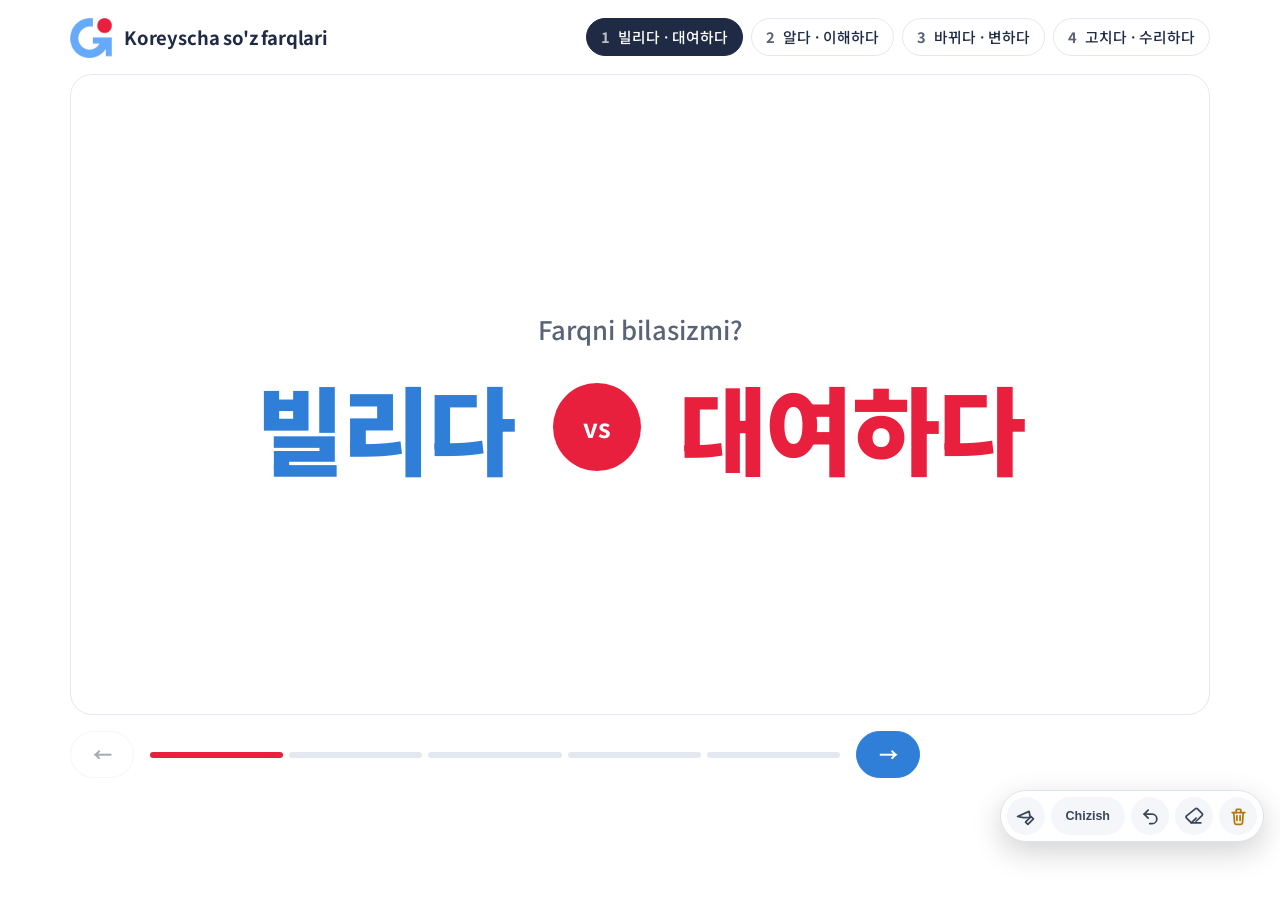
<file: farqlar/index.html>
<!doctype html><html lang="uz"><head><meta charset="utf-8"><meta name="viewport" content="width=device-width,initial-scale=1"></head><body><title>Koreyscha so'z farqlari</title>
<link rel="preconnect" href="https://fonts.googleapis.com">
<link rel="preconnect" href="https://fonts.gstatic.com" crossorigin>
<link rel="stylesheet" href="https://fonts.googleapis.com/css2?family=Noto+Sans+KR:wght@400;500;700;900&display=swap">
<link rel="stylesheet" href="../qalam/qalam.css">
<link rel="stylesheet" href="../qalam/qalam_sayt.css">
<style>
/* Layout: one presentation stage per screen; header picks the word pair, footer steps through reveals. */
:root {
  --bg: #FFFFFF;
  --surface: #F4F6FA;
  --line: #E3E8F0;
  --fg: #1F2A44;
  --muted: #5A6478;
  --blue: #2F7FD8;
  --blue-tint: #EAF4FE;
  --on-blue: #FFFFFF;
  --red: #E8203E;
  --red-tint: #FDECEE;
  --on-red: #FFFFFF;
  --font: "Noto Sans KR", "Malgun Gothic", "Apple SD Gothic Neo", system-ui, sans-serif;
  --radius: 22px;
  color-scheme: light;
}

* { box-sizing: border-box; }
body {
  margin: 0; background: var(--bg); color: var(--fg); font-family: var(--font);
  font-size: 16px; line-height: 1.5; -webkit-font-smoothing: antialiased;
}
.wrap { max-width: 1180px; margin: 0 auto; padding-inline: 20px; padding-block: 18px 110px; display: flex; flex-direction: column; gap: 16px; }

/* header */
.top { display: flex; flex-wrap: wrap; align-items: center; gap: 14px 20px; }
.brand { display: flex; align-items: center; gap: 12px; margin-right: auto; min-width: 0; }
.brand img { width: 42px; height: auto; display: block; }
.brand h1 { margin: 0; font-size: 1.15rem; font-weight: 700; letter-spacing: -0.01em; }
.tabs { display: flex; gap: 8px; overflow-x: auto; padding-bottom: 2px; max-width: 100%; }
.tab {
  font: inherit; font-size: .92rem; font-weight: 500; white-space: nowrap; cursor: pointer;
  border: 1px solid var(--line); background: var(--bg); color: var(--fg);
  padding: 7px 14px; border-radius: 999px; display: inline-flex; gap: 8px; align-items: center;
}
.tab b { font-weight: 700; color: var(--muted); font-variant-numeric: tabular-nums; }
.tab[aria-current="true"] { background: var(--fg); color: var(--bg); border-color: var(--fg); }
.tab[aria-current="true"] b { color: var(--bg); opacity: .7; }
.tab:focus-visible, .btn:focus-visible, .stage:focus-visible, .ig:focus-visible { outline: 3px solid var(--blue); outline-offset: 3px; }

/* stage */
.stage {
  position: relative; border-radius: var(--radius); background: var(--bg);
  border: 1px solid var(--line); overflow: hidden; cursor: pointer; user-select: none;
  min-height: 520px; display: flex;
}
@media (min-width: 900px) { .stage { aspect-ratio: 16 / 9; min-height: 0; } }
.scene { flex: 1; min-width: 0; padding: clamp(22px, 4vw, 52px); display: flex; flex-direction: column; gap: clamp(14px, 2.2vw, 26px); animation: sceneIn .45s ease both; }
@keyframes sceneIn { from { opacity: 0; transform: translateY(8px); } to { opacity: 1; transform: none; } }
.scene h2 { margin: 0; font-size: clamp(1.6rem, 3.2vw, 2.5rem); font-weight: 900; letter-spacing: -0.02em; text-wrap: balance; }

.reveal { opacity: 0; transform: translateY(14px); transition: opacity .45s ease, transform .45s ease; }
.reveal.on { opacity: 1; transform: none; }

/* cover */
.cover { align-items: center; justify-content: center; text-align: center; }
.cover .q { margin: 0; font-size: clamp(1.1rem, 2.2vw, 1.6rem); font-weight: 500; color: var(--muted); }
.versus { display: flex; flex-wrap: wrap; align-items: center; justify-content: center; gap: clamp(14px, 3vw, 40px); }
.versus .w { font-size: clamp(2.8rem, 8vw, 6rem); font-weight: 900; letter-spacing: -0.02em; line-height: 1.1; }
.w1 { color: var(--blue); } .w2 { color: var(--red); }
.vs { width: clamp(58px, 7vw, 88px); aspect-ratio: 1; border-radius: 50%; background: var(--red); color: var(--on-red); display: grid; place-items: center; font-weight: 700; font-size: clamp(1.1rem, 2.2vw, 1.6rem); }
.pop { animation: pop .55s cubic-bezier(.2,.8,.2,1) both; }
.pop.d2 { animation-delay: .25s; } .pop.d3 { animation-delay: .45s; }
@keyframes pop { from { opacity: 0; transform: translateY(16px) scale(.96); } to { opacity: 1; transform: none; } }

/* difference */
.cards { display: grid; grid-template-columns: 1fr 1fr; gap: clamp(14px, 2vw, 24px); flex: 1; }
.card { border-radius: 18px; padding: clamp(18px, 2.6vw, 30px); display: flex; flex-direction: column; gap: 12px; min-width: 0; }
.card.b { background: var(--blue-tint); } .card.r { background: var(--red-tint); }
.card .w { font-size: clamp(2rem, 4.2vw, 3.2rem); font-weight: 900; line-height: 1.1; }
.card.b .w { color: var(--blue); } .card.r .w { color: var(--red); }
.card .uz { margin: 0; font-size: clamp(1.05rem, 1.8vw, 1.35rem); font-weight: 700; }
.pill { align-self: flex-start; font-size: .88rem; font-weight: 700; padding: 5px 14px; border-radius: 999px; }
.card.b .pill { background: var(--blue); color: var(--on-blue); } .card.r .pill { background: var(--red); color: var(--on-red); }
.points { list-style: none; margin: 6px 0 0; padding: 0; display: flex; flex-direction: column; gap: 12px; }
.points li { display: grid; grid-template-columns: 14px 1fr; gap: 12px; align-items: start; font-size: clamp(.98rem, 1.5vw, 1.12rem); }
.points li::before { content: ""; width: 12px; height: 12px; border-radius: 50%; margin-top: .45em; }
.card.b .points li::before { background: var(--blue); } .card.r .points li::before { background: var(--red); }

/* examples */
.cols { display: grid; grid-template-columns: 1fr 1fr; gap: clamp(16px, 3vw, 40px); }
.col { display: flex; flex-direction: column; gap: 18px; min-width: 0; }
.chip { align-self: flex-start; padding: 6px 20px; border-radius: 999px; font-weight: 700; font-size: 1.1rem; }
.col.b .chip { background: var(--blue); color: var(--on-blue); } .col.r .chip { background: var(--red); color: var(--on-red); }
.ex { display: grid; grid-template-columns: 38px 1fr; gap: 14px; align-items: start; }
.num { width: 38px; height: 38px; border-radius: 50%; display: grid; place-items: center; font-weight: 700; font-variant-numeric: tabular-nums; }
.col.b .num { background: var(--blue); color: var(--on-blue); } .col.r .num { background: var(--red); color: var(--on-red); }
.kr { margin: 0; font-size: clamp(1.1rem, 2vw, 1.45rem); line-height: 1.45; }
.kr mark { background: none; font-weight: 700; }
.col.b mark { color: var(--blue); } .col.r mark { color: var(--red); }
.tr { margin: 4px 0 0; color: var(--muted); font-size: clamp(.92rem, 1.4vw, 1.02rem); }

/* summary */
.rows { display: flex; flex-direction: column; justify-content: center; gap: 20px; flex: 1; }
.row { border-radius: 20px; padding: clamp(18px, 3vw, 34px) clamp(20px, 3vw, 36px); display: flex; flex-wrap: wrap; align-items: center; gap: 10px 18px; }
.row .dot { width: 16px; height: 16px; border-radius: 50%; flex: none; }
.row .cond { flex: 1 1 260px; min-width: 0; font-size: clamp(1.1rem, 2.3vw, 1.7rem); }
.row .ans { font-size: clamp(1.7rem, 3.8vw, 2.8rem); font-weight: 900; }
.row.b { background: var(--blue-tint); } .row.b .dot { background: var(--blue); } .row.b .ans { color: var(--blue); }
.row.r { background: var(--red-tint); } .row.r .dot { background: var(--red); } .row.r .ans { color: var(--red); }

/* outro */
.outro { align-items: center; justify-content: center; text-align: center; }
.outro .mark { width: clamp(72px, 9vw, 110px); height: auto; }
.outro h2 { max-width: 22ch; }
.ig { display: inline-flex; align-items: center; gap: 16px; padding: 12px 28px 12px 14px; border-radius: 999px; background: var(--surface); color: var(--fg); text-decoration: none; font-weight: 700; font-size: clamp(1.3rem, 2.8vw, 2rem); }
.ig img { width: clamp(44px, 5vw, 60px); height: auto; display: block; }

/* footer controls */
.controls { display: flex; flex-wrap: wrap; align-items: center; gap: 12px 16px; }
/* the pen's toolbar sits bottom-right: keep the slide buttons clear of it */
@media (min-width: 700px) { .controls { padding-right: 290px; } }
.btn { font: inherit; font-weight: 700; cursor: pointer; border-radius: 999px; padding: 10px 22px; border: 1px solid var(--line); background: var(--bg); color: var(--fg); }
.btn.primary { background: var(--blue); border-color: var(--blue); color: var(--on-blue); }
.btn:disabled { opacity: .4; cursor: default; }
.progress { flex: 1 1 220px; min-width: 0; display: flex; flex-direction: column; gap: 6px; }
.btn[aria-label] { min-width: 64px; font-size: 1.2rem; padding: 8px 20px; }
.progress .bars { display: grid; grid-template-columns: repeat(5, 1fr); gap: 6px; }
.progress .bars span { height: 6px; border-radius: 3px; background: var(--line); }
.progress .bars span.done { background: var(--blue); }
.progress .bars span.now { background: var(--red); }

@media (max-width: 760px) {
  .cards, .cols { grid-template-columns: 1fr; }
  .row { padding: 14px 18px; }
}
@media (prefers-reduced-motion: reduce) {
  .scene, .pop { animation: none; }
  .reveal { transition: none; transform: none; }
}
</style>

<div class="wrap">
  <header class="top">
    <div class="brand">
      <img src="[data-uri]" alt="Gi logotipi">
      <h1>Koreyscha so'z farqlari</h1>
    </div>
    <nav class="tabs" id="tabs" aria-label="So'z juftliklari"></nav>
  </header>

  <main class="stage" id="stage" tabindex="0" aria-live="polite" aria-label="Taqdimot. Davom etish uchun bosing yoki o'ng strelkani bosing."></main>

  <footer class="controls">
    <button class="btn" id="prev" type="button" aria-label="Orqaga">←</button>
    <div class="progress">
      <div class="bars" id="bars"><span></span><span></span><span></span><span></span><span></span></div>
    </div>
    <button class="btn primary" id="next" type="button" aria-label="Keyingi">→</button>
  </footer>
</div>

<script>
const LOGO = "[data-uri]";
const IG = "[data-uri]";
const HANDLE = "gettopik_online";

const PAIRS = [
  {
    w1: { kr: "빌리다", uz: "qarzga olmoq", tag: "Kundalik · shaxsiy",
      points: ["Tanish odamdan narsani vaqtincha olish", "Odatda tekin; qarzga berish — 빌려주다"],
      examples: [["친구한테서 우산을 ", "빌렸어요", ".", "Do'stimdan soyabon qarzga oldim."],
                 ["돈 좀 ", "빌려줄", " 수 있어요?", "Menga ozgina pul qarz berib tura olasizmi?"]] },
    w2: { kr: "대여하다", uz: "ijaraga olmoq / bermoq", tag: "Rasmiy · xizmat",
      points: ["Do'kon yoki tashkilotdan muddatga olish", "Odatda pullik; e'lon va yozuvlarda ko'p uchraydi"],
      examples: [["한강 공원에서 자전거를 ", "대여했어요", ".", "Xan daryosi bog'ida velosiped ijaraga oldim."],
                 ["이 가게는 한복을 하루 2만 원에 ", "대여해", " 줘요.", "Bu do'kon hanbokni kuniga 20 ming vonga ijaraga beradi."]] },
    summary: [["Tanishdan, odatda tekin", "빌리다"], ["Do'kon yoki xizmatdan, haq evaziga", "대여하다"]],  },
  {
    w1: { kr: "알다", uz: "bilmoq", tag: "Ma'lumot · fakt",
      points: ["Ism, raqam, manzil kabi faktni bilish", "Odamni tanish ham — 알다"],
      examples: [["저는 그 사람 전화번호를 ", "알아요", ".", "Men o'sha odamning telefon raqamini bilaman."],
                 ["그 식당이 어디에 있는지 ", "알아요", "?", "O'sha restoran qayerdaligini bilasizmi?"]] },
    w2: { kr: "이해하다", uz: "tushunmoq", tag: "Ma'no · sabab",
      points: ["Nega va qanday ekanini anglash", "Birovning holatini tushunish ham — 이해하다"],
      examples: [["선생님 설명을 듣고 문법을 ", "이해했어요", ".", "O'qituvchining tushuntirishini eshitib, grammatikani tushundim."],
                 ["그 마음 충분히 ", "이해해요", ".", "Ko'nglingizni to'liq tushunaman."]] },
    summary: [["Faktni, ma'lumotni bilasiz", "알다"], ["Sabab va ma'noni anglaysiz", "이해하다"]],  },
  {
    w1: { kr: "바뀌다", uz: "almashmoq, o'zgarmoq", tag: "Boshqasiga almashadi",
      points: ["Bir narsa boshqasi bilan almashadi (A → B)", "Grammatika: N이/가 N(으)로 바뀌다"],
      examples: [["전화번호가 ", "바뀌었어요", ".", "Telefon raqamim o'zgardi (yangisiga almashdi)."],
                 ["신호등이 빨간색으로 ", "바뀌었어요", ".", "Svetofor qizil rangga o'tdi."]] },
    w2: { kr: "변하다", uz: "o'zgarmoq", tag: "Asta-sekin, ichidan",
      points: ["Narsaning o'zi (xususiyati, holati) asta o'zgaradi", "Masalan: fe'l-atvor, ta'm yoki shahar qiyofasi o'zgarganda"],
      examples: [["10년 동안 고향이 많이 ", "변했어요", ".", "10 yil ichida ona shahrim ancha o'zgardi."],
                 ["그 친구는 성격이 많이 ", "변했어요", ".", "O'sha do'stimning fe'l-atvori ancha o'zgarib ketdi."]] },
    summary: [["Biri boshqasiga almashsa (A → B)", "바뀌다"], ["Narsaning o'zi asta o'zgarsa", "변하다"]],  },
  {
    w1: { kr: "고치다", uz: "tuzatmoq", tag: "Keng ma'noli",
      points: ["Buyum, xato, odat — hammasini tuzatish", "Kundalik nutqda juda ko'p ishlatiladi"],
      examples: [["고장 난 의자를 제가 직접 ", "고쳤어요", ".", "Buzilgan stulni o'zim tuzatdim."],
                 ["나쁜 습관을 ", "고치고", " 싶어요.", "Yomon odatimni tuzatmoqchiman."]] },
    w2: { kr: "수리하다", uz: "ta'mirlamoq", tag: "Texnika · usta ishi",
      points: ["Mashina, texnika, bino uchun ishlatiladi", "Ko'pincha usta yoki servis bajaradi"],
      examples: [["노트북을 서비스 센터에서 ", "수리했어요", ".", "Noutbukni servis markazida ta'mirlatdim."],
                 ["엘리베이터를 ", "수리하는", " 중입니다.", "Lift ta'mirlanmoqda."]] },
    summary: [["Buyum, xato, odat", "고치다"], ["Texnika, bino, usta ishi", "수리하다"]],  }
];

const SCENES = [
  { id: "cover", steps: 0 },
  { id: "diff", steps: 2 },
  { id: "examples", steps: 4 },
  { id: "summary", steps: 2 },
  { id: "outro", steps: 0 }
];

const esc = s => s.replace(/[&<>"]/g, c => ({ "&": "&amp;", "<": "&lt;", ">": "&gt;", '"': "&quot;" }[c]));
const state = { p: 0, s: 0, k: 0 };
let built = "";

const stage = document.getElementById("stage");
const tabs = document.getElementById("tabs");

function sceneHTML(p, s) {
  const d = PAIRS[p];
  const id = SCENES[s].id;
  if (id === "cover") return `
    <section class="scene cover">
      <p class="q pop">Farqni bilasizmi?</p>
      <div class="versus">
        <span class="w w1 pop d2">${d.w1.kr}</span>
        <span class="vs pop d3">vs</span>
        <span class="w w2 pop d3">${d.w2.kr}</span>
      </div>
    </section>`;
  if (id === "diff") {
    const card = (w, cls, step) => `
      <article class="card ${cls} reveal" data-step="${step}">
        <div class="w">${w.kr}</div>
        <p class="uz">${esc(w.uz)}</p>
        <span class="pill">${esc(w.tag)}</span>
        <ul class="points">${w.points.map(x => `<li>${esc(x)}</li>`).join("")}</ul>
      </article>`;
    return `<section class="scene"><h2>Farqi nimada?</h2>
      <div class="cards">${card(d.w1, "b", 1)}${card(d.w2, "r", 2)}</div></section>`;
  }
  if (id === "examples") {
    let n = 0;
    const col = (w, cls) => `
      <div class="col ${cls}">
        <span class="chip">${w.kr}</span>
        ${w.examples.map(([a, hl, b, tr]) => { n++; return `
          <div class="ex reveal" data-step="${n}">
            <span class="num">${n}</span>
            <div><p class="kr" lang="ko">${esc(a)}<mark>${esc(hl)}</mark>${esc(b)}</p><p class="tr">${esc(tr)}</p></div>
          </div>`; }).join("")}
      </div>`;
    return `<section class="scene"><h2>Misollar</h2><div class="cols">${col(d.w1, "b")}${col(d.w2, "r")}</div></section>`;
  }
  if (id === "summary") return `
    <section class="scene summary"><h2>Eslab qoling</h2>
      <div class="rows">
        ${d.summary.map(([c, w], i) => `
          <div class="row ${i ? "r" : "b"} reveal" data-step="${i + 1}">
            <span class="dot"></span><span class="cond">${esc(c)}</span><span class="ans">→ ${w}</span>
          </div>`).join("")}
      </div>
    </section>`;
  return `
    <section class="scene outro">
      <img class="mark pop" src="${LOGO}" alt="">
      <h2 class="pop d2">Foydali ma'lumotlar uchun bizga obuna bo'ling!</h2>
      <a class="ig pop d3" href="https://www.instagram.com/${HANDLE}/" target="_blank" rel="noopener"><img src="${IG}" alt="Instagram">@${HANDLE}</a>
    </section>`;
}

function render() {
  const key = state.p + ":" + state.s;
  if (key !== built) {
    stage.innerHTML = sceneHTML(state.p, state.s);
    stage.firstElementChild.classList.add("page");   // each slide is a page for the pen: its ink goes when the slide goes
    built = key;
  }
  stage.querySelectorAll(".reveal").forEach(el => el.classList.toggle("on", +el.dataset.step <= state.k));

  tabs.querySelectorAll(".tab").forEach((t, i) => t.setAttribute("aria-current", i === state.p ? "true" : "false"));
  document.querySelectorAll("#bars span").forEach((b, i) => {
    b.className = i < state.s ? "done" : i === state.s ? "now" : "";
  });
  const atEnd = state.p === PAIRS.length - 1 && state.s === SCENES.length - 1;
  document.getElementById("prev").disabled = state.p === 0 && state.s === 0 && state.k === 0;
  document.getElementById("next").disabled = atEnd;
  try { history.replaceState(null, "", "#" + (state.p + 1)); } catch (e) {}
}

function next() {
  const sc = SCENES[state.s];
  if (state.k < sc.steps) state.k++;
  else if (state.s < SCENES.length - 1) { state.s++; state.k = 0; }
  else if (state.p < PAIRS.length - 1) { state.p++; state.s = 0; state.k = 0; }
  render();
}
function prev() {
  if (state.k > 0) state.k--;
  else if (state.s > 0) { state.s--; state.k = SCENES[state.s].steps; }
  else if (state.p > 0) { state.p--; state.s = SCENES.length - 1; state.k = 0; }
  render();
}
function goPair(i) { state.p = i; state.s = 0; state.k = 0; built = ""; render(); stage.focus({ preventScroll: true }); }

PAIRS.forEach((d, i) => {
  const b = document.createElement("button");
  b.type = "button"; b.className = "tab";
  b.innerHTML = `<b>${i + 1}</b><span lang="ko">${d.w1.kr} · ${d.w2.kr}</span>`;
  b.addEventListener("click", () => goPair(i));
  tabs.appendChild(b);
});

// a drag (e.g. the laser drawn with the mouse) is not a click on the slide
let downAt = null;
stage.addEventListener("pointerdown", e => { downAt = [e.clientX, e.clientY]; });
stage.addEventListener("click", e => {
  const moved = downAt && e.isTrusted && Math.abs(e.clientX - downAt[0]) + Math.abs(e.clientY - downAt[1]) > 8;
  downAt = null;
  if (!moved && !e.target.closest("a, button")) next();
});
document.getElementById("next").addEventListener("click", next);
document.getElementById("prev").addEventListener("click", prev);
document.addEventListener("keydown", e => {
  if (e.target.closest && e.target.closest("button, a") && (e.key === " " || e.key === "Enter")) return;
  if (["ArrowRight", " ", "PageDown", "Enter"].includes(e.key)) { e.preventDefault(); next(); }
  else if (["ArrowLeft", "PageUp", "Backspace"].includes(e.key)) { e.preventDefault(); prev(); }
});

const fromHash = parseInt((location.hash || "").slice(1), 10);
if (fromHash >= 1 && fromHash <= PAIRS.length) state.p = fromHash - 1;
window.addEventListener("hashchange", () => {
  const n = parseInt((location.hash || "").slice(1), 10);
  if (n >= 1 && n <= PAIRS.length && n - 1 !== state.p) goPair(n - 1);
});
render();
</script>

<!-- Chizish: GETTOPIK o'qituvchi panelining yozish asbobi (../qalam) -->
<canvas id="draw-canvas"></canvas>
<div id="draw-toolbar">
  <button type="button" id="draw-pen-btn" class="draw-btn" title="Qalam / marker">
    <svg viewBox="0 0 24 24" fill="none" stroke="currentColor" stroke-width="2.2" stroke-linecap="round" stroke-linejoin="round"><path d="M12 19l7-7 3 3-7 7-3-3z"/><path d="M18 13l-1.5-7.5L2 12l7.5 1.5L18 13z"/></svg>
  </button>
  <button type="button" id="draw-toggle-btn" class="draw-btn draw-toggle-text" title="Chizishni yoqish/o'chirish">Chizish</button>
  <button type="button" id="draw-eraser-btn" class="draw-btn" title="O'chirg'ich">
    <svg viewBox="0 0 24 24" fill="none" stroke="currentColor" stroke-width="2.2" stroke-linecap="round" stroke-linejoin="round"><path d="M20 20H8l-6-6a2 2 0 0 1 0-2.8L13 2.4a2 2 0 0 1 2.8 0l5.6 5.6a2 2 0 0 1 0 2.8L14 18"/><path d="M8 20l6-6"/></svg>
  </button>
  <button type="button" id="draw-clear-btn" class="draw-btn" title="Hammasini tozalash">
    <svg viewBox="0 0 24 24" fill="none" stroke="currentColor" stroke-width="2.2" stroke-linecap="round" stroke-linejoin="round"><path d="M4 7h16"/><path d="M10 11v6"/><path d="M14 11v6"/><path d="M6 7l1 13a2 2 0 0 0 2 2h6a2 2 0 0 0 2-2l1-13"/><path d="M9 7V4a1 1 0 0 1 1-1h4a1 1 0 0 1 1 1v3"/></svg>
  </button>
</div>
<div id="draw-color-pop">
  <div class="type-row">
    <button type="button" class="type-btn active" data-type="pen" title="Qalam">
      <svg viewBox="0 0 24 24" fill="none" stroke="currentColor" stroke-width="2.2" stroke-linecap="round" stroke-linejoin="round"><path d="M12 19l7-7 3 3-7 7-3-3z"/><path d="M18 13l-1.5-7.5L2 12l7.5 1.5L18 13z"/></svg>
      <span>Qalam</span>
    </button>
    <button type="button" class="type-btn" data-type="marker" title="Marker">
      <svg viewBox="0 0 24 24" fill="none" stroke="currentColor" stroke-width="2.2" stroke-linecap="round" stroke-linejoin="round"><path d="M4 20l3-3 9-9 3 3-9 9-3 3H4v-3z"/><path d="M14 5l5 5"/></svg>
      <span>Marker</span>
    </button>
  </div>
  <div class="color-grid">
    <button type="button" class="swatch active" data-color="#1a1a2e" style="background:#1a1a2e"></button>
    <button type="button" class="swatch" data-color="#4a4f5c" style="background:#4a4f5c"></button>
    <button type="button" class="swatch" data-color="#9AA1AC" style="background:#9AA1AC"></button>
    <button type="button" class="swatch" data-color="#ffffff" style="background:#ffffff"></button>
    <button type="button" class="swatch" data-color="#E8264A" style="background:#E8264A"></button>
    <button type="button" class="swatch" data-color="#F5730A" style="background:#F5730A"></button>
    <button type="button" class="swatch" data-color="#F5A524" style="background:#F5A524"></button>
    <button type="button" class="swatch" data-color="#0E9F6E" style="background:#0E9F6E"></button>
    <button type="button" class="swatch" data-color="#14B8A6" style="background:#14B8A6"></button>
    <button type="button" class="swatch" data-color="#1D4ED8" style="background:#1D4ED8"></button>
    <button type="button" class="swatch" data-color="#6366F1" style="background:#6366F1"></button>
    <button type="button" class="swatch" data-color="#9333EA" style="background:#9333EA"></button>
    <button type="button" class="swatch" data-color="#EC4899" style="background:#EC4899"></button>
    <button type="button" class="swatch" data-color="#92400E" style="background:#92400E"></button>
    <button type="button" class="swatch" data-color="#DB2777" style="background:#DB2777"></button>
    <button type="button" class="swatch" data-color="#38BDF8" style="background:#38BDF8"></button>
  </div>
  <div class="thickness-row">
    <span class="thickness-label">Ingichka</span>
    <input type="range" id="draw-thickness" min="1" max="10" step="0.5" value="3.2">
    <span class="thickness-label">Qalin</span>
  </div>
</div>
<script>
// a tap on the slide itself (it moves the slide on) is the slide's own button
window.INK_TAPPABLE = "#stage";
// the pen's buttons must not keep the keyboard: Space / Enter move the slides
document.addEventListener("click", e => {
  if (e.target.closest && e.target.closest("#draw-toolbar, #draw-color-pop"))
    setTimeout(() => { if (document.activeElement && document.activeElement.blur) document.activeElement.blur(); }, 0);
}, true);
</script>
<script src="../qalam/qalam_toolbar.js"></script>
<script src="../qalam/qalam_sayt.js"></script>
<script src="../qalam/laser.js"></script>
<script src="../qalam/ink.js"></script>
</body></html>
</file>
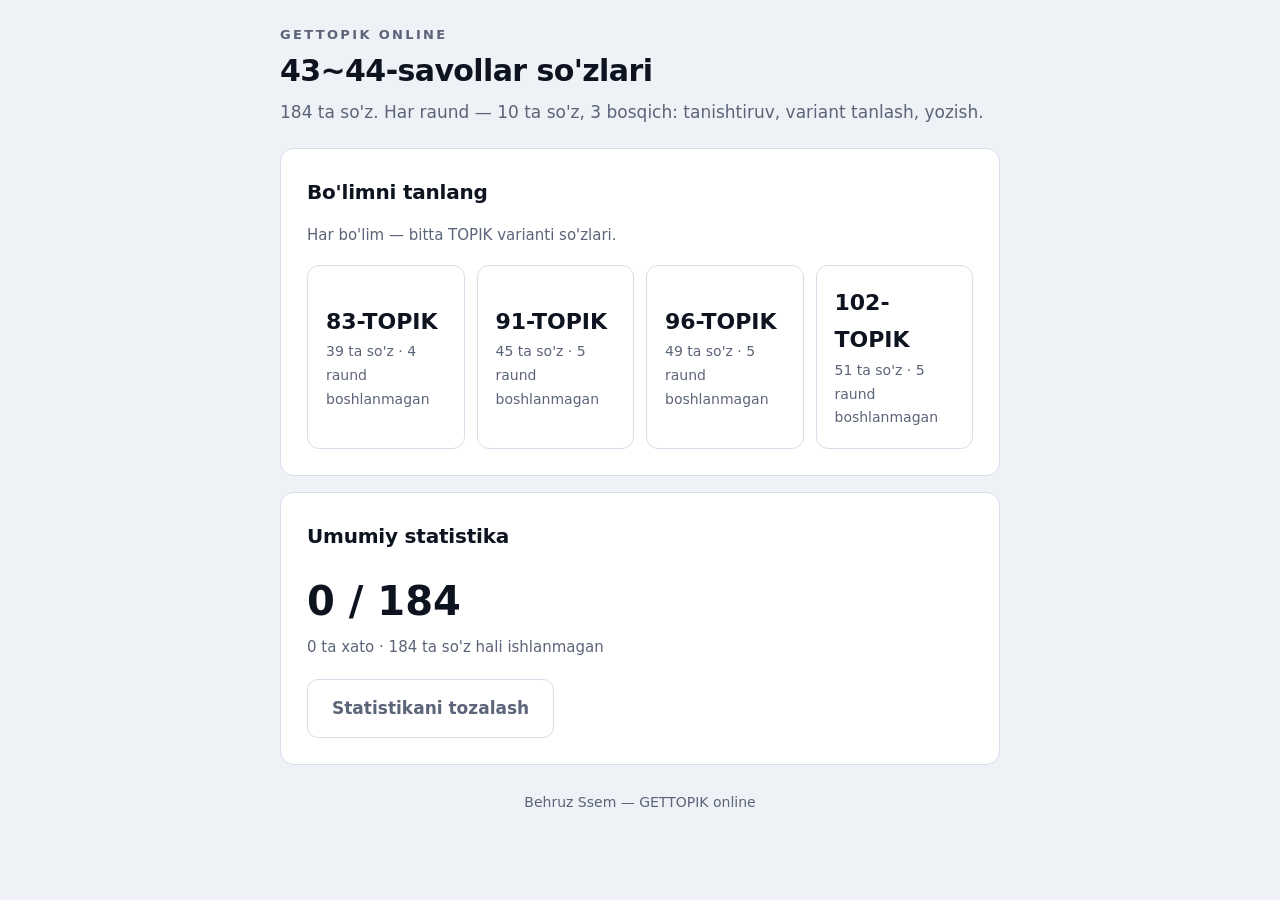
<file: gettopik-43-44-soz-oyini_1.html>
<!DOCTYPE html>
<html lang="uz">
<head>
<meta charset="utf-8">
<meta name="viewport" content="width=device-width, initial-scale=1">
<title>GETTOPIK online — 43~44-savollar so'zlari</title>
<style>
  :root{
    --bg:#EEF1F6;
    --card:#FFFFFF;
    --ink:#0E1320;
    --muted:#5B6478;
    --line:#D8DEE9;
    --accent:#2743E0;
    --ok:#127A4B;
    --no:#C0142E;
  }
  *{box-sizing:border-box;margin:0;padding:0}
  html,body{height:100%}
  body{
    background:var(--bg);
    color:var(--ink);
    font-family:"Segoe UI",system-ui,-apple-system,sans-serif;
    font-size:17px;
    line-height:1.7;
    display:flex;
    justify-content:center;
    padding:24px 16px 56px;
  }
  .wrap{width:100%;max-width:720px}

  header{margin-bottom:22px}
  .brand{
    font-size:13px;letter-spacing:.18em;text-transform:uppercase;
    color:var(--muted);font-weight:600;
  }
  h1{font-size:30px;line-height:1.25;margin-top:6px;letter-spacing:-.02em}
  .lead{color:var(--muted);margin-top:8px}

  .card{
    background:var(--card);border:1px solid var(--line);border-radius:14px;
    padding:26px;margin-bottom:16px;
  }
  h2{font-size:20px;margin-bottom:14px;letter-spacing:-.01em}
  .hint{color:var(--muted);font-size:15px}

  .sets{display:grid;grid-template-columns:repeat(auto-fit,minmax(150px,1fr));gap:12px}
  .set{
    background:var(--card);border:1px solid var(--line);border-radius:12px;
    padding:18px;cursor:pointer;text-align:left;font:inherit;color:inherit;
    transition:border-color .15s, transform .15s;
  }
  @media (hover:hover){ .set:hover{border-color:var(--accent);transform:translateY(-2px)} }
  .set .n{font-size:22px;font-weight:700}
  .set .m{color:var(--muted);font-size:14px}

  .rounds{display:grid;grid-template-columns:repeat(auto-fit,minmax(96px,1fr));gap:10px;margin-top:6px}
  .round{
    background:var(--card);border:1px solid var(--line);border-radius:10px;
    padding:14px 10px;cursor:pointer;font:inherit;color:inherit;text-align:center;
  }
  @media (hover:hover){ .round:hover{border-color:var(--accent)} }
  .round.done{border-color:var(--ok);color:var(--ok)}
  .round b{display:block;font-size:17px}
  .round span{font-size:13px;color:var(--muted)}

  .bar{display:flex;align-items:center;gap:14px;margin-bottom:18px;flex-wrap:wrap}
  .step{
    font-size:14px;color:var(--muted);border:1px solid var(--line);
    border-radius:999px;padding:5px 12px;background:var(--card);
  }
  .step.on{border-color:var(--accent);color:var(--accent);font-weight:600}
  .prog{height:4px;background:var(--line);border-radius:99px;overflow:hidden;margin-bottom:22px}
  .prog i{display:block;height:100%;background:var(--accent);width:0;transition:width .25s}

  .ko{font-size:44px;font-weight:700;letter-spacing:-.02em;line-height:1.3}
  .uz{font-size:22px;color:var(--ink);margin-top:10px}
  .big-uz{font-size:32px;font-weight:600;line-height:1.4}

  .opts{display:grid;gap:12px;margin-top:20px}
  .opt{
    background:var(--card);border:1px solid var(--line);border-radius:11px;
    padding:16px 18px;text-align:left;font:inherit;color:inherit;cursor:pointer;
  }
  @media (hover:hover){ .opt:hover{border-color:var(--accent)} }
  .opt.ok{border-color:var(--ok);color:var(--ok);font-weight:600}
  .opt.no{border-color:var(--no);color:var(--no)}
  .opt:disabled{cursor:default}

  input[type=text]{
    width:100%;font:inherit;font-size:28px;padding:14px 16px;margin-top:20px;
    border:1px solid var(--line);border-radius:11px;background:var(--card);color:var(--ink);
  }
  input:focus,button:focus-visible{outline:2px solid var(--accent);outline-offset:2px}
  input.ok{border-color:var(--ok)}
  input.no{border-color:var(--no)}

  .btn{
    background:var(--accent);color:#fff;border:0;border-radius:11px;
    padding:14px 24px;font:inherit;font-weight:600;cursor:pointer;margin-top:18px;
  }
  .btn.ghost{background:transparent;color:var(--muted);border:1px solid var(--line)}
  .row{display:flex;gap:10px;flex-wrap:wrap;align-items:center}

  .fb{margin-top:16px;font-size:17px}
  .fb.ok{color:var(--ok)}
  .fb.no{color:var(--no)}
  .fb b{font-weight:700}

  .list{margin-top:8px}
  .list div{display:flex;justify-content:space-between;gap:16px;padding:11px 0;border-bottom:1px solid var(--line)}
  .list div:last-child{border-bottom:0}
  .list .k{font-weight:600}
  .list .v{color:var(--muted);text-align:right}

  .score{font-size:40px;font-weight:700}
  footer{color:var(--muted);font-size:14px;text-align:center;margin-top:26px}
  @media (max-width:520px){ .ko{font-size:34px} .big-uz{font-size:26px} h1{font-size:24px} }
</style>
</head>
<body>
<div class="wrap">
  <header>
    <div class="brand">GETTOPIK online</div>
    <h1>43~44-savollar so'zlari</h1>
    <p class="lead">184 ta so'z. Har raund — 10 ta so'z, 3 bosqich: tanishtiruv, variant tanlash, yozish.</p>
  </header>
  <main id="app"></main>
  <footer>Behruz Ssem — GETTOPIK online</footer>
</div>

<script>
const SETS = [
{id:83,title:"83-TOPIK",sub:"43~44-savollar so'zlari",words:[
["흥미롭다","qiziqarli"],["실험","tajriba"],["진행(되다)","o'tkazilmoq, davom etmoq"],["참가자","ishtirokchi"],["수백","yuzlab"],["빠르게","tez"],["지나가다","o'tib ketmoq"],["스쳐 가다","lip etib o'tib ketmoq"],["인상(을) 쓰다","qovog'ini solmoq"],["순간","lahza"],["뇌","miya"],["편도체","amigdala (miyaning hissiyot markazi)"],["활성화되다","faollashmoq"],["또렷이","aniq ravishda"],["기억하다","eslab qolmoq"],["생존","omon qolish"],["위협하다","tahdid qilmoq"],["요소","omil"],["인식하다","anglamoq, qabul qilmoq"],["재빨리","juda tez"],["학습","o'rganish"],["학습 결과","o'rganish natijasi"],["공포","qo'rquv"],["마찬가지다","xuddi shunday"],["손상되다","shikastlanmoq"],["천적","tabiiy dushman"],["위험","xavf"],["노출되다","duch kelmoq, ta'sir ostida qolmoq"],["착각","adashish, illuziya"],["현상","hodisa"],["인식","idrok"],["작동 방식","ishlash usuli"],["반응","reaksiya"],["반복적","takroriy"],["노출","duchor bo'lish"],["익숙함","tanishlik"],["공통점","umumiy jihat"],["발견하다","aniqlamoq, topmoq"],["받아들이다","qabul qilmoq"]]},
{id:91,title:"91-TOPIK",sub:"43~44-savollar so'zlari",words:[
["감정","hissiyot"],["감정 표현","hissiyot ifodasi"],["표정","yuz ifodasi"],["미묘하다","nozik, sezilarli darajada mayda"],["구별하다","farqlamoq"],["판단하다","baholamoq"],["인식하다","anglamoq"],["인지하다","idrok qilmoq"],["무의식적","ongsiz ravishda"],["의식적","ongli ravishda"],["반응하다","javob bermoq, reaksiya bildirmoq"],["자극","qo'zg'atuvchi omil"],["자극받다","ta'sirlanmoq"],["뇌세포","miya hujayrasi"],["신경","nerv"],["신경망","nerv tarmog'i"],["전달되다","uzatilmoq"],["처리하다","qayta ishlamoq"],["분석하다","tahlil qilmoq"],["판별하다","ajratib aniqlamoq"],["식별하다","farqlab tanimoq"],["정보","ma'lumot"],["정보 처리","ma'lumotni qayta ishlash"],["집중하다","diqqatni jamlamoq"],["집중력","diqqat"],["주의력","e'tibor"],["기억력","xotira"],["기억에 남다","xotirada qolmoq"],["연결되다","bog'lanmoq"],["관련되다","bog'liq bo'lmoq"],["형성되다","shakllanmoq"],["축적되다","to'planmoq"],["영향을 미치다","ta'sir ko'rsatmoq"],["차이","farq"],["구분","ajratish"],["반복","takrorlash"],["습관","odat"],["학습 효과","o'rganish samarasi"],["향상되다","yaxshilanmoq"],["감소하다","kamaymoq"],["증가하다","ortmoq"],["결과적으로","natijada"],["결국","oxir-oqibat"],["원인","sabab"],["결과","natija"]]},
{id:96,title:"96-TOPIK",sub:"43~44-savollar so'zlari",words:[
["연구","tadqiqot"],["연구진","tadqiqotchilar guruhi"],["실험","tajriba"],["실험 결과","tajriba natijasi"],["조사","tadqiqot, so'rov"],["분석하다","tahlil qilmoq"],["관찰하다","kuzatmoq"],["발견하다","aniqlamoq, kashf etmoq"],["확인하다","tasdiqlamoq"],["밝혀내다","aniqlab bermoq"],["증명하다","isbotlamoq"],["입증하다","isbotlamoq"],["원인","sabab"],["결과","natija"],["영향","ta'sir"],["영향을 미치다","ta'sir ko'rsatmoq"],["관련되다","bog'liq bo'lmoq"],["관계","munosabat"],["차이","farq"],["특징","xususiyat"],["특성","o'ziga xos xususiyat"],["효과","samara"],["효율","samaradorlik"],["활용하다","foydalanmoq"],["적용하다","qo'llamoq"],["개선하다","yaxshilamoq"],["발전하다","rivojlanmoq"],["변화하다","o'zgarmoq"],["증가하다","ortmoq"],["감소하다","kamaymoq"],["확대되다","kengaymoq"],["축소되다","qisqarmoq"],["예상하다","taxmin qilmoq"],["예측하다","bashorat qilmoq"],["가능성","ehtimol"],["필요성","zarurat"],["중요성","muhimlik"],["기준","mezon"],["조건","shart"],["비교하다","taqqoslamoq"],["구분하다","ajratmoq"],["판단하다","baholamoq"],["선택하다","tanlamoq"],["결론","xulosa"],["근거","asos"],["자료","ma'lumot, material"],["통계","statistika"],["비율","foiz, ulush"],["경향","tendensiya"]]},
{id:102,title:"102-TOPIK",sub:"43~44-savollar so'zlari",words:[
["가설","gipoteza"],["검증하다","tekshirib isbotlamoq"],["증거","dalil"],["근거","asos"],["사례","misol, holat"],["실험","tajriba"],["실험 대상","tajriba obyekti"],["참가자","ishtirokchi"],["결과","natija"],["원인","sabab"],["요인","omil"],["변수","o'zgaruvchi"],["영향","ta'sir"],["영향을 미치다","ta'sir ko'rsatmoq"],["작용하다","ta'sir etmoq"],["반응","reaksiya"],["반응하다","javob bermoq"],["현상","hodisa"],["원리","tamoyil"],["과정","jarayon"],["단계","bosqich"],["기능","vazifa, funksiya"],["역할","rol"],["활용하다","foydalanmoq"],["적용하다","qo'llamoq"],["도입하다","joriy qilmoq"],["개발하다","ishlab chiqmoq"],["개선하다","takomillashtirmoq"],["발전하다","rivojlanmoq"],["확대되다","kengaymoq"],["감소하다","kamaymoq"],["증가하다","ortmoq"],["효율","samaradorlik"],["효과","samara"],["한계","cheklov"],["문제점","muammo"],["해결하다","hal qilmoq"],["방안","yechim, chora"],["대책","chora-tadbir"],["제시하다","taqdim etmoq"],["강조하다","ta'kidlamoq"],["설명하다","tushuntirmoq"],["비교하다","taqqoslamoq"],["구분하다","ajratmoq"],["분석하다","tahlil qilmoq"],["판단하다","baholamoq"],["추론하다","xulosa chiqarmoq"],["예측하다","bashorat qilmoq"],["가능성","ehtimollik"],["필요성","zarurat"],["중요성","muhimlik"]]}
];
</script>
<script>
const app = document.getElementById('app');
const state = { set:null, round:null, phase:0, i:0, correct:0, wrong:[], done:{}, miss:{}, stats:{} };
SETS.forEach(s=>{ state.stats[s.id] = s.words.map(()=>null); });

function chunk(arr,n){
  const r=[];for(let i=0;i<arr.length;i+=n)r.push(arr.slice(i,i+n));
  if(r.length>1 && r[r.length-1].length<=3){ const t=r.pop(); r[r.length-1]=r[r.length-1].concat(t); }
  return r;
}
function offset(set,round){ let o=0; const rs=rounds(set); for(let i=0;i<round;i++)o+=rs[i].length; return o; }
function setStat(s){ const a=state.stats[s.id]; return {ok:a.filter(x=>x===true).length, no:a.filter(x=>x===false).length, done:a.filter(x=>x!==null).length, all:a.length}; }
function totalStat(){ let ok=0,no=0,all=0; SETS.forEach(s=>{const t=setStat(s);ok+=t.ok;no+=t.no;all+=t.all;}); return {ok,no,all}; }
function shuffle(a){a=a.slice();for(let i=a.length-1;i>0;i--){const j=Math.random()*(i+1)|0;[a[i],a[j]]=[a[j],a[i]];}return a;}
function key(){return state.set.id+'-'+state.round;}
function rounds(set){return chunk(set.words,10);}
function norm(s){return s.replace(/\s+/g,'').trim();}
function accepted(ko){
  const v = [ko, ko.replace(/\([^)]*\)/g,''), ko.replace(/[()]/g,'')];
  return [...new Set(v.map(norm).filter(Boolean))];
}

/* ---------- 1. Bo'lim tanlash ---------- */
function screenSets(){
  const t = totalStat();
  app.innerHTML = `
    <div class="card">
      <h2>Bo'limni tanlang</h2>
      <p class="hint">Har bo'lim — bitta TOPIK varianti so'zlari.</p>
      <div class="sets" style="margin-top:16px">
        ${SETS.map((s,i)=>{const st=setStat(s);return `
          <button class="set" data-i="${i}">
            <div class="n">${s.title}</div>
            <div class="m">${s.words.length} ta so'z · ${rounds(s).length} raund</div>
            <div class="m" style="color:${st.done?'var(--ink)':'var(--muted)'}">${st.done? st.ok+'/'+st.all+" to'g'ri · "+st.no+' xato' : 'boshlanmagan'}</div>
          </button>`}).join('')}
      </div>
    </div>
    <div class="card">
      <h2>Umumiy statistika</h2>
      <div class="score">${t.ok} / ${t.all}</div>
      <p class="hint">${t.no} ta xato · ${t.all - t.ok - t.no} ta so'z hali ishlanmagan</p>
      <button class="btn ghost" id="reset">Statistikani tozalash</button>
    </div>`;
  document.getElementById('reset').onclick=()=>{SETS.forEach(s=>{state.stats[s.id]=s.words.map(()=>null)});state.done={};screenSets();};
  app.querySelectorAll('.set').forEach(b=>b.onclick=()=>{state.set=SETS[+b.dataset.i];screenRounds();});
}

/* ---------- 2. Raund tanlash ---------- */
function screenRounds(){
  const rs = rounds(state.set);
  app.innerHTML = `
    <div class="card">
      <h2>${state.set.title} — raundlar</h2>
      <p class="hint">Raundni tanlang. Tartib bilan boring. Hozircha: ${setStat(state.set).ok}/${setStat(state.set).all} to'g'ri · ${setStat(state.set).no} xato</p>
      <div class="rounds">
        ${rs.map((r,i)=>`
          <button class="round ${state.done[state.set.id+'-'+i]?'done':''}" data-i="${i}">
            <b>${i+1}-raund</b><span>${r.length} ta so'z</span>
          </button>`).join('')}
      </div>
      <button class="btn ghost" id="back">Bo'limlarga qaytish</button>
    </div>`;
  app.querySelectorAll('.round').forEach(b=>b.onclick=()=>startRound(+b.dataset.i));
  document.getElementById('back').onclick=screenSets;
}

function startRound(r){
  state.round=r; state.phase=1; state.i=0; state.correct=0; state.wrong=[]; state.miss={};
  phase1();
}
function mark(idx, ok){ if(!ok) state.miss[idx]=true; }
function words(){return rounds(state.set)[state.round];}

function bar(phase, pct){
  const names=["Tanishtiruv","Variant tanlash","Yozish"];
  return `
  <div class="bar">
    <div class="step" style="border-color:var(--line);color:var(--muted)">${state.set.title} · ${state.round+1}-raund</div>
    ${names.map((n,i)=>`<div class="step ${i+1===phase?'on':''}">${i+1}. ${n}</div>`).join('')}
  </div>
  <div class="prog"><i style="width:${pct}%"></i></div>`;
}

/* ---------- Bosqich 1: tanishtiruv ---------- */
function phase1(){
  const w = words()[state.i];
  app.innerHTML = `
    ${bar(1, (state.i)/words().length*100)}
    <div class="card" style="text-align:center;padding:44px 26px">
      <div class="hint">${state.i+1} / ${words().length}</div>
      <div class="ko" style="margin-top:14px">${w[0]}</div>
      <div class="uz">${w[1]}</div>
    </div>
    <div class="row">
      <button class="btn" id="next">${state.i+1===words().length?'Mashqni boshlash':'Keyingi so\'z'}</button>
      <button class="btn ghost" id="prev" ${state.i===0?'disabled':''}>Orqaga</button>
      <button class="btn ghost" id="exit">Raundlar</button>
    </div>`;
  document.getElementById('next').onclick=()=>{
    if(state.i+1===words().length){state.phase=2;state.i=0;state.correct=0;state.wrong=[];phase2();}
    else {state.i++;phase1();}
  };
  document.getElementById('prev').onclick=()=>{if(state.i>0){state.i--;phase1();}};
  document.getElementById('exit').onclick=screenRounds;
}

/* ---------- Bosqich 2: variant tanlash ---------- */
function makeOptions(w){
  const seen = new Set([w[1]]);
  const pick = [];
  const take = list => { for(const x of shuffle(list)){ if(pick.length>=3) return; if(!seen.has(x[1])){ seen.add(x[1]); pick.push(x[1]); } } };
  take(words());              // avval shu raund so'zlari
  take(state.set.words);      // yetmasa — bo'limning qolgan so'zlari
  return shuffle(pick.concat([w[1]]));
}
function phase2(){
  const list = words();
  const w = list[state.i];
  const opts = makeOptions(w);
  app.innerHTML = `
    ${bar(2, state.i/list.length*100)}
    <div class="card">
      <div class="hint">${state.i+1} / ${list.length} · to'g'ri: ${state.correct}</div>
      <div class="ko" style="margin-top:10px">${w[0]}</div>
      <p class="hint" style="margin-top:8px">Ma'nosini tanlang.</p>
      <div class="opts">
        ${opts.map((o,i)=>`<button class="opt" data-o="${i}">${o}</button>`).join('')}
      </div>
      <div class="fb" id="fb"></div>
    </div>
    <button class="btn ghost" id="exit">Raundlar</button>`;
  document.getElementById('exit').onclick=screenRounds;
  const btns=[...app.querySelectorAll('.opt')];
  btns.forEach((b,i)=>b.onclick=()=>{
    btns.forEach(x=>x.disabled=true);
    const chosen=opts[i], ok = chosen===w[1];
    b.classList.add(ok?'ok':'no');
    if(!ok){btns[opts.indexOf(w[1])].classList.add('ok');state.wrong.push(w);}
    else state.correct++;
    mark(state.i, ok);
    document.getElementById('fb').className='fb '+(ok?'ok':'no');
    document.getElementById('fb').innerHTML = ok?"To'g'ri.":`Noto'g'ri. <b>${w[0]}</b> — ${w[1]}`;
    setTimeout(()=>{
      if(state.i+1===list.length){state.phase=3;state.i=0;state.correct=0;state.wrong=[];phase3();}
      else{state.i++;phase2();}
    }, ok?650:1500);
  });
}

/* ---------- Bosqich 3: koreyschasini yozish ---------- */
function phase3(){
  const list = words();
  const w = list[state.i];
  app.innerHTML = `
    ${bar(3, state.i/list.length*100)}
    <div class="card">
      <div class="hint">${state.i+1} / ${list.length} · to'g'ri: ${state.correct}</div>
      <div class="big-uz" style="margin-top:10px">${w[1]}</div>
      <p class="hint" style="margin-top:8px">Koreyschasini yozing.${/[()]/.test(w[0])?" Qavsli qism ixtiyoriy — ikkala variant ham to'g'ri.":""}</p>
      <input type="text" id="in" name="k${Math.random().toString(36).slice(2)}" autocomplete="off" autocorrect="off"
             autocapitalize="off" spellcheck="false" data-form-type="other" data-lpignore="true" placeholder="한국어">
      <div class="row">
        <button class="btn" id="check">Tekshirish</button>
        <button class="btn ghost" id="show">Javobni ko'rsatish</button>
      </div>
      <div class="fb" id="fb"></div>
    </div>
    <button class="btn ghost" id="exit">Raundlar</button>`;
  document.getElementById('exit').onclick=screenRounds;
  const inp=document.getElementById('in'); inp.focus();
  const fb=document.getElementById('fb');
  let answered=false;

  function done(ok){
    answered=true; inp.disabled=true;
    inp.classList.add(ok?'ok':'no');
    fb.className='fb '+(ok?'ok':'no');
    fb.innerHTML = ok?"To'g'ri.":`To'g'ri javob: <b>${w[0]}</b>`;
    if(ok) state.correct++; else state.wrong.push(w);
    mark(state.i, ok);
    setTimeout(()=>{
      if(state.i+1===list.length){
        state.done[key()]=true;
        const o=offset(state.set,state.round);
        list.forEach((_,j)=>{ state.stats[state.set.id][o+j] = !state.miss[j]; });
        finish();
      }
      else{state.i++;phase3();}
    }, ok?650:1800);
  }
  document.getElementById('check').onclick=()=>{
    if(answered) return;
    if(!inp.value.trim()){inp.focus();return;}
    done(accepted(w[0]).includes(norm(inp.value)));
  };
  document.getElementById('show').onclick=()=>{if(!answered) done(false);};
  inp.addEventListener('keydown',e=>{if(e.key==='Enter')document.getElementById('check').click();});
}

function setDoneCard(){
  const st=setStat(state.set);
  if(st.done<st.all) return '';
  const t=totalStat();
  return `
    <div class="card">
      <h2>${state.set.title} tugadi</h2>
      <div class="score">${st.ok} / ${st.all}</div>
      <p class="hint">${st.no} ta xato</p>
      <h2 style="margin-top:22px">Umumiy statistika</h2>
      <div class="score">${t.ok} / ${t.all}</div>
      <p class="hint">${t.no} ta xato · ${t.all-t.ok-t.no} ta so'z hali ishlanmagan</p>
      <button class="btn" id="tosets">Bo'limlarga qaytish</button>
    </div>`;
}

/* ---------- Yakun ---------- */
function finish(){
  const list=words();
  const pct=Math.round(state.correct/list.length*100);
  const rs=rounds(state.set);
  const hasNext=state.round+1<rs.length;
  app.innerHTML=`
    <div class="card">
      <h2>${state.round+1}-raund tugadi</h2>
      <div class="score">${state.correct} / ${list.length}</div>
      <p class="hint">Yozish bosqichi natijasi — ${pct}%</p>
      ${state.wrong.length?`
        <h2 style="margin-top:24px">Takrorlash kerak</h2>
        <div class="list">
          ${state.wrong.map(w=>`<div><span class="k">${w[0]}</span><span class="v">${w[1]}</span></div>`).join('')}
        </div>`:`<p class="hint" style="margin-top:14px">Hamma so'z to'g'ri. Keyingi raundga o'ting.</p>`}
      <div class="row">
        <button class="btn" id="again">Raundni qayta yechish</button>
        ${hasNext?`<button class="btn" id="next">${state.round+2}-raund</button>`:''}
        <button class="btn ghost" id="exit">Raundlar</button>
      </div>
    </div>
    ${setDoneCard()}`;
  document.getElementById('again').onclick=()=>startRound(state.round);
  const n=document.getElementById('next'); if(n) n.onclick=()=>startRound(state.round+1);
  const ts=document.getElementById('tosets'); if(ts) ts.onclick=screenSets;
  document.getElementById('exit').onclick=screenRounds;
}

screenSets();
</script>
</body>
</html>
</file>
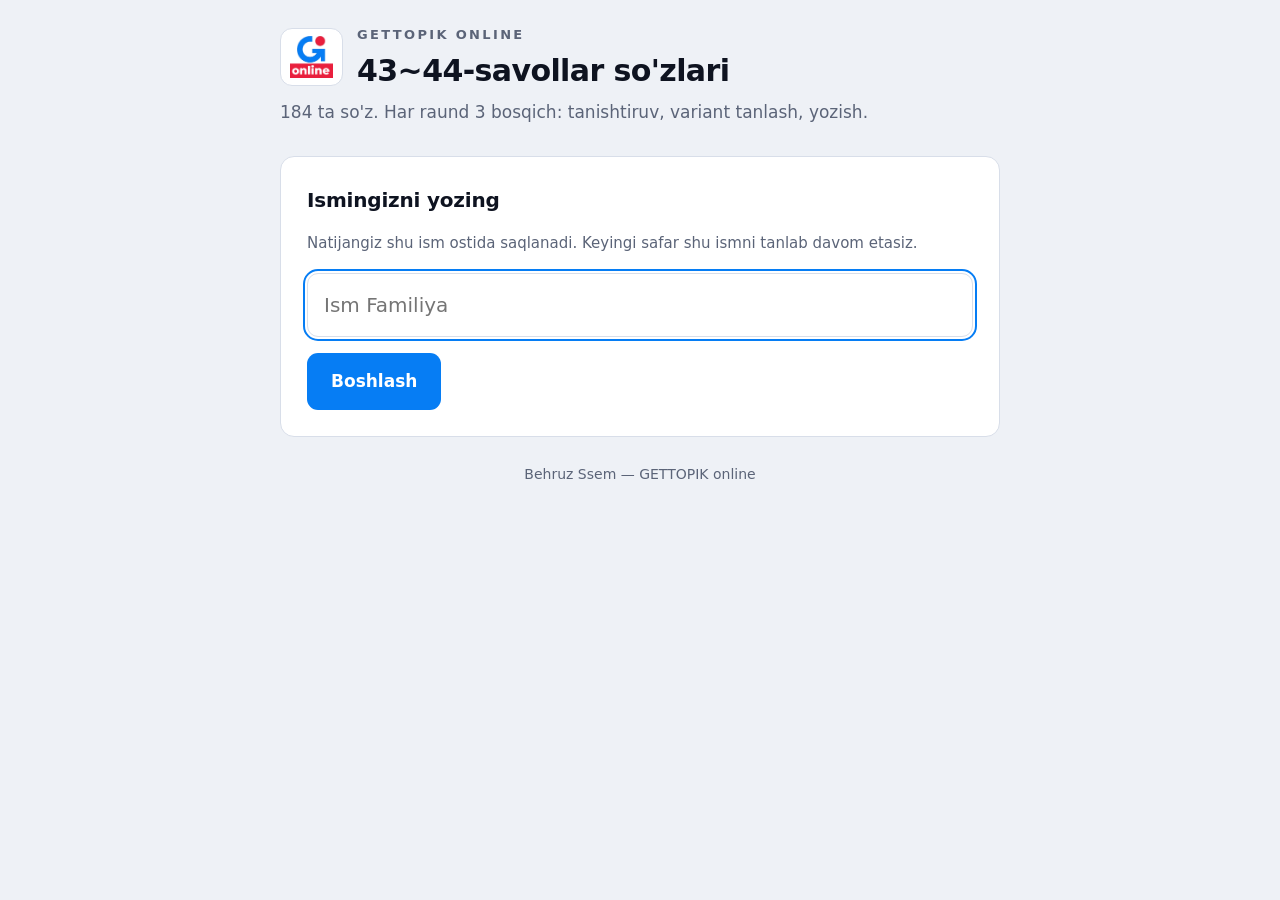
<file: gettopik-43-44-soz-oyini_3.html>
<!DOCTYPE html>
<html lang="uz">
<head>
<meta charset="utf-8">
<meta name="viewport" content="width=device-width, initial-scale=1">
<title>GETTOPIK online — 43~44-savollar so'zlari</title>
<style>
  :root{
    --bg:#EEF1F6; --card:#FFFFFF; --ink:#0E1320; --muted:#5B6478;
    --line:#D8DEE9; --accent:#067DF4; --ok:#127A4B; --no:#E91F3D; --red:#E91F3D;
  }
  *{box-sizing:border-box;margin:0;padding:0}
  body{
    background:var(--bg); color:var(--ink);
    font-family:"Segoe UI",system-ui,-apple-system,sans-serif;
    font-size:17px; line-height:1.7; display:flex; justify-content:center;
    padding:24px 16px 56px;
  }
  .wrap{width:100%;max-width:720px}
  header{margin-bottom:18px}
  .top{display:flex;align-items:center;gap:14px}
  .logo{background:#fff;border:1px solid var(--line);border-radius:12px;padding:7px 9px;line-height:0;flex:none}
  .logo img{height:42px;width:auto;display:block}
  .brand{font-size:13px;letter-spacing:.18em;text-transform:uppercase;color:var(--muted);font-weight:600}
  h1 .accent{color:var(--red)}
  h1{font-size:30px;line-height:1.25;margin-top:6px;letter-spacing:-.02em}
  .lead{color:var(--muted);margin-top:8px}
  .who{display:flex;gap:10px;align-items:center;flex-wrap:wrap;margin-top:12px;font-size:15px;color:var(--muted)}
  .who b{color:var(--ink)}
  .link{background:none;border:0;color:var(--accent);font:inherit;font-size:15px;cursor:pointer;padding:0;text-decoration:underline}

  .card{background:var(--card);border:1px solid var(--line);border-radius:14px;padding:26px;margin-bottom:16px}
  h2{font-size:20px;margin-bottom:14px;letter-spacing:-.01em}
  .hint{color:var(--muted);font-size:15px}

  .sets{display:grid;grid-template-columns:repeat(auto-fit,minmax(150px,1fr));gap:12px}
  .set{background:var(--card);border:1px solid var(--line);border-radius:12px;padding:18px;cursor:pointer;text-align:left;font:inherit;color:inherit;transition:border-color .15s,transform .15s}
  @media (hover:hover){ .set:hover{border-color:var(--accent);transform:translateY(-2px)} }
  .set .n{font-size:22px;font-weight:700}
  .set .m{color:var(--muted);font-size:14px}

  .rounds{display:grid;grid-template-columns:repeat(auto-fit,minmax(96px,1fr));gap:10px;margin-top:6px}
  .round{background:var(--card);border:1px solid var(--line);border-radius:10px;padding:14px 10px;cursor:pointer;font:inherit;color:inherit;text-align:center}
  @media (hover:hover){ .round:hover{border-color:var(--accent)} }
  .round.done{border-color:var(--ok);color:var(--ok)}
  .round b{display:block;font-size:17px}
  .round span{font-size:13px;color:var(--muted)}

  .bar{display:flex;align-items:center;gap:14px;margin-bottom:18px;flex-wrap:wrap}
  .step{font-size:14px;color:var(--muted);border:1px solid var(--line);border-radius:999px;padding:5px 12px;background:var(--card)}
  .step.on{border-color:var(--accent);color:var(--accent);font-weight:600}
  .prog{height:4px;background:var(--line);border-radius:99px;overflow:hidden;margin-bottom:22px}
  .prog i{display:block;height:100%;background:var(--accent);width:0;transition:width .25s}

  .ko{font-size:44px;font-weight:700;letter-spacing:-.02em;line-height:1.3}
  .uz{font-size:22px;margin-top:10px}
  .big-uz{font-size:32px;font-weight:600;line-height:1.4}

  .opts{display:grid;gap:12px;margin-top:20px}
  .opt{background:var(--card);border:1px solid var(--line);border-radius:11px;padding:16px 18px;text-align:left;font:inherit;color:inherit;cursor:pointer}
  @media (hover:hover){ .opt:hover{border-color:var(--accent)} }
  .opt.ok{border-color:var(--ok);color:var(--ok);font-weight:600}
  .opt.no{border-color:var(--no);color:var(--no)}
  .opt:disabled{cursor:default}

  input[type=text]{width:100%;font:inherit;font-size:28px;padding:14px 16px;margin-top:16px;border:1px solid var(--line);border-radius:11px;background:var(--card);color:var(--ink)}
  input.name{font-size:20px}
  input:focus,button:focus-visible{outline:2px solid var(--accent);outline-offset:2px}
  input.ok{border-color:var(--ok)} input.no{border-color:var(--no)}

  .btn{background:var(--accent);color:#fff;border:0;border-radius:11px;padding:14px 24px;font:inherit;font-weight:600;cursor:pointer;margin-top:16px}
  .btn.ghost{background:transparent;color:var(--muted);border:1px solid var(--line)}
  .btn:disabled{opacity:.45;cursor:default}
  .row{display:flex;gap:10px;flex-wrap:wrap;align-items:center}

  .fb{margin-top:16px;font-size:17px}
  .fb.ok{color:var(--ok)} .fb.no{color:var(--no)}

  .list{margin-top:8px}
  .list div{display:flex;justify-content:space-between;gap:16px;padding:11px 0;border-bottom:1px solid var(--line)}
  .list div:last-child{border-bottom:0}
  .list .k{font-weight:600}
  .list .v{color:var(--muted);text-align:right}

  .rank{width:100%;border-collapse:collapse;margin-top:6px}
  .rank td,.rank th{padding:10px 6px;border-bottom:1px solid var(--line);text-align:left;font-size:16px}
  .rank th{font-size:14px;color:var(--muted);font-weight:600}
  .rank td.num{text-align:right;white-space:nowrap}
  .rank tr.me td{font-weight:700;color:var(--accent)}

  .score{font-size:40px;font-weight:700}
  .warn{background:#FFF6E5;border:1px solid #F0D9A8;color:#6B4E00;border-radius:11px;padding:12px 14px;font-size:14px;margin-bottom:16px}
  footer{color:var(--muted);font-size:14px;text-align:center;margin-top:26px}
  @media (max-width:520px){ .ko{font-size:34px} .big-uz{font-size:26px} h1{font-size:24px} }
</style>
</head>
<body>
<div class="wrap">
  <header>
    <div class="top">
      <div class="logo"><img alt="GETTOPIK online" src="[data-uri]"></div>
      <div>
        <div class="brand">GETTOPIK online</div>
        <h1>43~44-savollar so'zlari</h1>
      </div>
    </div>
    <p class="lead">184 ta so'z. Har raund 3 bosqich: tanishtiruv, variant tanlash, yozish.</p>
    <div class="who" id="who"></div>
  </header>
  <main id="app"></main>
  <footer>Behruz Ssem — GETTOPIK online</footer>
</div>

<script>
const SETS = [
{id:83,title:"83-TOPIK",sub:"43~44-savollar so'zlari",words:[
["흥미롭다","qiziqarli"],["실험","tajriba"],["진행(되다)","o'tkazilmoq, davom etmoq"],["참가자","ishtirokchi"],["수백","yuzlab"],["빠르게","tez"],["지나가다","o'tib ketmoq"],["스쳐 가다","lip etib o'tib ketmoq"],["인상(을) 쓰다","qovog'ini solmoq"],["순간","lahza"],["뇌","miya"],["편도체","amigdala (miyaning hissiyot markazi)"],["활성화되다","faollashmoq"],["또렷이","aniq ravishda"],["기억하다","eslab qolmoq"],["생존","omon qolish"],["위협하다","tahdid qilmoq"],["요소","omil"],["인식하다","anglamoq, qabul qilmoq"],["재빨리","juda tez"],["학습","o'rganish"],["학습 결과","o'rganish natijasi"],["공포","qo'rquv"],["마찬가지다","xuddi shunday"],["손상되다","shikastlanmoq"],["천적","tabiiy dushman"],["위험","xavf"],["노출되다","duch kelmoq, ta'sir ostida qolmoq"],["착각","adashish, illuziya"],["현상","hodisa"],["인식","idrok"],["작동 방식","ishlash usuli"],["반응","reaksiya"],["반복적","takroriy"],["노출","duchor bo'lish"],["익숙함","tanishlik"],["공통점","umumiy jihat"],["발견하다","aniqlamoq, topmoq"],["받아들이다","qabul qilmoq"]]},
{id:91,title:"91-TOPIK",sub:"43~44-savollar so'zlari",words:[
["감정","hissiyot"],["감정 표현","hissiyot ifodasi"],["표정","yuz ifodasi"],["미묘하다","nozik, sezilarli darajada mayda"],["구별하다","farqlamoq"],["판단하다","baholamoq"],["인식하다","anglamoq"],["인지하다","idrok qilmoq"],["무의식적","ongsiz ravishda"],["의식적","ongli ravishda"],["반응하다","javob bermoq, reaksiya bildirmoq"],["자극","qo'zg'atuvchi omil"],["자극받다","ta'sirlanmoq"],["뇌세포","miya hujayrasi"],["신경","nerv"],["신경망","nerv tarmog'i"],["전달되다","uzatilmoq"],["처리하다","qayta ishlamoq"],["분석하다","tahlil qilmoq"],["판별하다","ajratib aniqlamoq"],["식별하다","farqlab tanimoq"],["정보","ma'lumot"],["정보 처리","ma'lumotni qayta ishlash"],["집중하다","diqqatni jamlamoq"],["집중력","diqqat"],["주의력","e'tibor"],["기억력","xotira"],["기억에 남다","xotirada qolmoq"],["연결되다","bog'lanmoq"],["관련되다","bog'liq bo'lmoq"],["형성되다","shakllanmoq"],["축적되다","to'planmoq"],["영향을 미치다","ta'sir ko'rsatmoq"],["차이","farq"],["구분","ajratish"],["반복","takrorlash"],["습관","odat"],["학습 효과","o'rganish samarasi"],["향상되다","yaxshilanmoq"],["감소하다","kamaymoq"],["증가하다","ortmoq"],["결과적으로","natijada"],["결국","oxir-oqibat"],["원인","sabab"],["결과","natija"]]},
{id:96,title:"96-TOPIK",sub:"43~44-savollar so'zlari",words:[
["연구","tadqiqot"],["연구진","tadqiqotchilar guruhi"],["실험","tajriba"],["실험 결과","tajriba natijasi"],["조사","tadqiqot, so'rov"],["분석하다","tahlil qilmoq"],["관찰하다","kuzatmoq"],["발견하다","aniqlamoq, kashf etmoq"],["확인하다","tasdiqlamoq"],["밝혀내다","aniqlab bermoq"],["증명하다","isbotlamoq"],["입증하다","isbotlamoq"],["원인","sabab"],["결과","natija"],["영향","ta'sir"],["영향을 미치다","ta'sir ko'rsatmoq"],["관련되다","bog'liq bo'lmoq"],["관계","munosabat"],["차이","farq"],["특징","xususiyat"],["특성","o'ziga xos xususiyat"],["효과","samara"],["효율","samaradorlik"],["활용하다","foydalanmoq"],["적용하다","qo'llamoq"],["개선하다","yaxshilamoq"],["발전하다","rivojlanmoq"],["변화하다","o'zgarmoq"],["증가하다","ortmoq"],["감소하다","kamaymoq"],["확대되다","kengaymoq"],["축소되다","qisqarmoq"],["예상하다","taxmin qilmoq"],["예측하다","bashorat qilmoq"],["가능성","ehtimol"],["필요성","zarurat"],["중요성","muhimlik"],["기준","mezon"],["조건","shart"],["비교하다","taqqoslamoq"],["구분하다","ajratmoq"],["판단하다","baholamoq"],["선택하다","tanlamoq"],["결론","xulosa"],["근거","asos"],["자료","ma'lumot, material"],["통계","statistika"],["비율","foiz, ulush"],["경향","tendensiya"]]},
{id:102,title:"102-TOPIK",sub:"43~44-savollar so'zlari",words:[
["가설","gipoteza"],["검증하다","tekshirib isbotlamoq"],["증거","dalil"],["근거","asos"],["사례","misol, holat"],["실험","tajriba"],["실험 대상","tajriba obyekti"],["참가자","ishtirokchi"],["결과","natija"],["원인","sabab"],["요인","omil"],["변수","o'zgaruvchi"],["영향","ta'sir"],["영향을 미치다","ta'sir ko'rsatmoq"],["작용하다","ta'sir etmoq"],["반응","reaksiya"],["반응하다","javob bermoq"],["현상","hodisa"],["원리","tamoyil"],["과정","jarayon"],["단계","bosqich"],["기능","vazifa, funksiya"],["역할","rol"],["활용하다","foydalanmoq"],["적용하다","qo'llamoq"],["도입하다","joriy qilmoq"],["개발하다","ishlab chiqmoq"],["개선하다","takomillashtirmoq"],["발전하다","rivojlanmoq"],["확대되다","kengaymoq"],["감소하다","kamaymoq"],["증가하다","ortmoq"],["효율","samaradorlik"],["효과","samara"],["한계","cheklov"],["문제점","muammo"],["해결하다","hal qilmoq"],["방안","yechim, chora"],["대책","chora-tadbir"],["제시하다","taqdim etmoq"],["강조하다","ta'kidlamoq"],["설명하다","tushuntirmoq"],["비교하다","taqqoslamoq"],["구분하다","ajratmoq"],["분석하다","tahlil qilmoq"],["판단하다","baholamoq"],["추론하다","xulosa chiqarmoq"],["예측하다","bashorat qilmoq"],["가능성","ehtimollik"],["필요성","zarurat"],["중요성","muhimlik"]]}
];
</script>
<script>
/* ============ server (umumiy reyting) ============ */
const API='https://gogeup-soz-reyting.online-koreys-tili.workers.dev';
const GAME='topik-43-44';
let TOP=null, TOP_ERR=false;

async function pushScore(){
  const s=userScore(DB.current);
  try{
    await fetch(API+'/score',{method:'POST',headers:{'Content-Type':'application/json'},
      body:JSON.stringify({game:GAME,name:DB.current,ok:s.ok,done:s.done})});
  }catch(e){ /* internet yo'q — natija telefonda saqlanib turaveradi */ }
}
async function fetchTop(){
  try{
    const r=await fetch(API+'/top?game='+GAME);
    const d=await r.json(); TOP=d.rows||[]; TOP_ERR=false;
  }catch(e){ TOP=null; TOP_ERR=true; }
}

/* ============ saqlash ============ */
const KEY='gettopik_43_44_v1';
let DB={users:{},current:null};
let SAVE_OK=true;

function load(){
  try{ const r=localStorage.getItem(KEY); if(r) DB=JSON.parse(r); }
  catch(e){ SAVE_OK=false; }
}
function save(){
  try{ localStorage.setItem(KEY, JSON.stringify(DB)); }
  catch(e){ SAVE_OK=false; }
}
function blankUser(){
  const st={}; SETS.forEach(s=>st[s.id]=s.words.map(()=>null));
  return {stats:st, done:{}, last:null};
}
function U(){
  if(!DB.current) return null;
  let u=DB.users[DB.current];
  if(!u){ u=DB.users[DB.current]=blankUser(); }
  SETS.forEach(s=>{ if(!u.stats[s.id]||u.stats[s.id].length!==s.words.length) u.stats[s.id]=s.words.map(()=>null); });
  if(!u.done) u.done={};
  return u;
}

/* ============ yordamchi ============ */
const app=document.getElementById('app');
const whoEl=document.getElementById('who');
const state={set:null, round:null, mode:'round', list:[], i:0, correct:0, wrong:[], miss:{}};

function chunk(arr,n){
  const r=[]; for(let i=0;i<arr.length;i+=n) r.push(arr.slice(i,i+n));
  if(r.length>1 && r[r.length-1].length<=3){ const t=r.pop(); r[r.length-1]=r[r.length-1].concat(t); }
  return r;
}
function shuffle(a){a=a.slice();for(let i=a.length-1;i>0;i--){const j=Math.random()*(i+1)|0;[a[i],a[j]]=[a[j],a[i]];}return a;}
function rounds(set){ return chunk(set.words.map((w,i)=>({ko:w[0],uz:w[1],idx:i,setId:set.id})),10); }
function norm(s){return s.replace(/\s+/g,'').trim();}
function accepted(ko){ const v=[ko, ko.replace(/\([^)]*\)/g,''), ko.replace(/[()]/g,'')]; return [...new Set(v.map(norm).filter(Boolean))]; }
function setById(id){ return SETS.find(s=>s.id===id); }
function setStat(s){ const a=U().stats[s.id]; return {ok:a.filter(x=>x===true).length, no:a.filter(x=>x===false).length, done:a.filter(x=>x!==null).length, all:a.length}; }
function totalStat(){ let ok=0,no=0,all=0; SETS.forEach(s=>{const t=setStat(s);ok+=t.ok;no+=t.no;all+=t.all;}); return {ok,no,all}; }
function wrongOf(setId){
  const s=setById(setId), a=U().stats[setId], out=[];
  a.forEach((v,i)=>{ if(v===false) out.push({ko:s.words[i][0],uz:s.words[i][1],idx:i,setId}); });
  return out;
}
function allWrong(){ return SETS.flatMap(s=>wrongOf(s.id)); }
function userScore(name){
  const u=DB.users[name]; if(!u) return {ok:0,done:0};
  let ok=0,done=0;
  SETS.forEach(s=>{ const a=u.stats[s.id]||[]; a.forEach(v=>{ if(v!==null) done++; if(v===true) ok++; }); });
  return {ok,done};
}

/* ============ ism ============ */
function screenName(){
  whoEl.innerHTML='';
  app.innerHTML=`
    ${SAVE_OK?'':'<div class="warn">Bu brauzerda natija saqlanmaydi. Saytni oddiy oynada oching (yashirin rejim emas).</div>'}
    <div class="card">
      <h2>Ismingizni yozing</h2>
      <p class="hint">Natijangiz shu ism ostida saqlanadi. Keyingi safar shu ismni tanlab davom etasiz.</p>
      <input type="text" class="name" id="nm" maxlength="24" placeholder="Ism Familiya" autocomplete="off">
      <div class="row"><button class="btn" id="go">Boshlash</button></div>
    </div>
    ${Object.keys(DB.users).length?`
    <div class="card">
      <h2>Avvalgi ismlar</h2>
      <div class="row">
        ${Object.keys(DB.users).map(n=>`<button class="btn ghost" data-n="${n}">${n}</button>`).join('')}
      </div>
    </div>`:''}`;
  const nm=document.getElementById('nm'); nm.focus();
  const go=()=>{
    const v=nm.value.trim(); if(!v) {nm.focus(); return;}
    DB.current=v; if(!DB.users[v]) DB.users[v]=blankUser(); save(); screenSets();
  };
  document.getElementById('go').onclick=go;
  nm.addEventListener('keydown',e=>{if(e.key==='Enter')go();});
  app.querySelectorAll('[data-n]').forEach(b=>b.onclick=()=>{DB.current=b.dataset.n;save();screenSets();});
}
function whoBar(){
  whoEl.innerHTML=`<span>O'quvchi: <b>${DB.current}</b></span>
    <button class="link" id="chg">ismni almashtirish</button>`;
  document.getElementById('chg').onclick=()=>{DB.current=null;save();screenName();};
}

/* ============ bo'limlar ============ */
function screenSets(){
  whoBar();
  if(TOP===null && !TOP_ERR) fetchTop().then(()=>{ if(document.getElementById('reload')) screenSets(); });
  const t=totalStat(), u=U(), aw=allWrong();
  const resume=u.last?`<button class="btn" id="res">Davom etish — ${setById(u.last.setId).title} · ${u.last.round+1}-raund</button>`:'';
  app.innerHTML=`
    ${SAVE_OK?'':'<div class="warn">Diqqat: bu brauzerda natija saqlanmayapti.</div>'}
    ${resume?`<div class="card"><h2>Qoldirgan joyingiz</h2>${resume}</div>`:''}
    <div class="card">
      <h2>Bo'limni tanlang</h2>
      <div class="sets" style="margin-top:12px">
        ${SETS.map((s,i)=>{const st=setStat(s);return `
          <button class="set" data-i="${i}">
            <div class="n">${s.title}</div>
            <div class="m">${s.words.length} ta so'z · ${rounds(s).length} raund</div>
            <div class="m" style="color:${st.done?'var(--ink)':'var(--muted)'}">${st.done? st.ok+'/'+st.all+" to'g'ri · "+st.no+' xato':'boshlanmagan'}</div>
          </button>`}).join('')}
      </div>
    </div>
    <div class="card">
      <h2>Umumiy statistika</h2>
      <div class="score">${t.ok} / ${t.all}</div>
      <p class="hint">${t.no} ta xato · ${t.all-t.ok-t.no} ta so'z hali ishlanmagan</p>
      ${aw.length?`<button class="btn" id="rev">Xato so'zlarni takrorlash (${aw.length} ta)</button>`:''}
    </div>
    ${rankCard()}
    <div class="card">
      <h2>Boshqarish</h2>
      <div class="row">
        <button class="btn ghost" id="reset">Mening natijamni tozalash</button>
      </div>
    </div>`;
  app.querySelectorAll('.set').forEach(b=>b.onclick=()=>{state.set=SETS[+b.dataset.i];screenRounds();});
  const r=document.getElementById('res'); if(r) r.onclick=()=>{state.set=setById(u.last.setId);startRound(u.last.round);};
  const rv=document.getElementById('rev'); if(rv) rv.onclick=()=>startReview(allWrong(),null);
  const rl=document.getElementById('reload'); if(rl) rl.onclick=async()=>{ TOP=null;TOP_ERR=false;screenSets(); await fetchTop(); screenSets(); };
  document.getElementById('reset').onclick=()=>{
    if(confirm('Natijangiz o\'chiriladi. Davom etamizmi?')){ DB.users[DB.current]=blankUser(); save(); screenSets(); }
  };
}

function rankCard(){
  let body;
  if(TOP===null && !TOP_ERR) body='<p class="hint">Yuklanmoqda...</p>';
  else if(TOP_ERR) body='<p class="hint">Reytingni yuklab bo\'lmadi. Internetni tekshiring.</p>';
  else if(!TOP.length) body='<p class="hint">Hali hech kim natija yubormagan. Birinchi bo\'ling.</p>';
  else body=`<table class="rank">
        <tr><th>#</th><th>Ism</th><th class="num">To'g'ri</th><th class="num">Ishlangan</th></tr>
        ${TOP.map((r,i)=>`<tr class="${r.name===DB.current?'me':''}">
          <td>${i+1}</td><td>${r.name}</td><td class="num">${r.ok}</td><td class="num">${r.done} / 184</td></tr>`).join('')}
      </table>`;
  return `
    <div class="card">
      <h2>Reyting</h2>
      <p class="hint">Barcha o'quvchilar. Raund tugagach natijangiz avtomatik yuboriladi.</p>
      ${body}
      <button class="btn ghost" id="reload">Yangilash</button>
    </div>`;
}

/* ============ raundlar ============ */
function screenRounds(){
  whoBar();
  const rs=rounds(state.set), st=setStat(state.set), w=wrongOf(state.set.id), u=U();
  app.innerHTML=`
    <div class="card">
      <h2>${state.set.title} — raundlar</h2>
      <p class="hint">${st.ok}/${st.all} to'g'ri · ${st.no} xato</p>
      <div class="rounds">
        ${rs.map((r,i)=>`<button class="round ${u.done[state.set.id+'-'+i]?'done':''}" data-i="${i}">
          <b>${i+1}-raund</b><span>${r.length} ta so'z</span></button>`).join('')}
      </div>
      <div class="row">
        ${w.length?`<button class="btn" id="rev">Xato so'zlarni takrorlash (${w.length} ta)</button>`:''}
        <button class="btn ghost" id="back">Bo'limlar</button>
      </div>
    </div>`;
  app.querySelectorAll('.round').forEach(b=>b.onclick=()=>startRound(+b.dataset.i));
  const rv=document.getElementById('rev'); if(rv) rv.onclick=()=>startReview(w, state.set);
  document.getElementById('back').onclick=screenSets;
}

function startRound(r){
  state.mode='round'; state.round=r; state.list=rounds(state.set)[r];
  state.i=0; state.correct=0; state.wrong=[]; state.miss={};
  const u=U(); u.last={setId:state.set.id, round:r}; save();
  phase1();
}
function startReview(list, set){
  state.mode='review'; state.set=set; state.round=null; state.list=shuffle(list);
  state.i=0; state.correct=0; state.wrong=[]; state.miss={};
  phase1();
}
function title(){ return state.mode==='review' ? 'Xatolarni takrorlash' : state.set.title+' · '+(state.round+1)+'-raund'; }
function backScreen(){ return state.mode==='review' && !state.set ? screenSets : screenRounds; }

function bar(phase, pct){
  const names=["Tanishtiruv","Variant tanlash","Yozish"];
  return `<div class="bar">
      <div class="step">${title()}</div>
      ${names.map((n,i)=>`<div class="step ${i+1===phase?'on':''}">${i+1}. ${n}</div>`).join('')}
    </div>
    <div class="prog"><i style="width:${pct}%"></i></div>`;
}
function markMiss(i, ok){ if(!ok) state.miss[i]=true; }
function commit(){
  const u=U();
  state.list.forEach((w,j)=>{ u.stats[w.setId][w.idx] = !state.miss[j]; });
  if(state.mode==='round') u.done[state.set.id+'-'+state.round]=true;
  save();
  pushScore().then(()=>{ TOP=null; });
}

/* ---- 1: tanishtiruv ---- */
function phase1(){
  const w=state.list[state.i];
  app.innerHTML=`
    ${bar(1, state.i/state.list.length*100)}
    <div class="card" style="text-align:center;padding:44px 26px">
      <div class="hint">${state.i+1} / ${state.list.length}</div>
      <div class="ko" style="margin-top:14px">${w.ko}</div>
      <div class="uz">${w.uz}</div>
    </div>
    <div class="row">
      <button class="btn" id="next">${state.i+1===state.list.length?'Mashqni boshlash':"Keyingi so'z"}</button>
      <button class="btn ghost" id="prev" ${state.i===0?'disabled':''}>Orqaga</button>
      <button class="btn ghost" id="exit">Chiqish</button>
    </div>`;
  document.getElementById('next').onclick=()=>{
    if(state.i+1===state.list.length){ state.i=0;state.correct=0;state.wrong=[];phase2(); }
    else { state.i++; phase1(); }
  };
  document.getElementById('prev').onclick=()=>{ if(state.i>0){state.i--;phase1();} };
  document.getElementById('exit').onclick=backScreen();
}

/* ---- 2: variant tanlash ---- */
function makeOptions(w){
  const seen=new Set([w.uz]); const pick=[];
  const take=list=>{ for(const x of shuffle(list)){ if(pick.length>=3) return; const m=x.uz||x[1]; if(!seen.has(m)){ seen.add(m); pick.push(m); } } };
  take(state.list);
  take(setById(w.setId).words.map(x=>({uz:x[1]})));
  return shuffle(pick.concat([w.uz]));
}
function phase2(){
  const w=state.list[state.i], opts=makeOptions(w);
  app.innerHTML=`
    ${bar(2, state.i/state.list.length*100)}
    <div class="card">
      <div class="hint">${state.i+1} / ${state.list.length} · to'g'ri: ${state.correct}</div>
      <div class="ko" style="margin-top:10px">${w.ko}</div>
      <p class="hint" style="margin-top:8px">Ma'nosini tanlang.</p>
      <div class="opts">${opts.map((o,i)=>`<button class="opt" data-o="${i}">${o}</button>`).join('')}</div>
      <div class="fb" id="fb"></div>
    </div>
    <button class="btn ghost" id="exit">Chiqish</button>`;
  document.getElementById('exit').onclick=backScreen();
  const btns=[...app.querySelectorAll('.opt')];
  btns.forEach((b,i)=>b.onclick=()=>{
    btns.forEach(x=>x.disabled=true);
    const ok=opts[i]===w.uz;
    b.classList.add(ok?'ok':'no');
    if(!ok){ btns[opts.indexOf(w.uz)].classList.add('ok'); state.wrong.push(w); } else state.correct++;
    markMiss(state.i, ok);
    const fb=document.getElementById('fb');
    fb.className='fb '+(ok?'ok':'no');
    fb.innerHTML=ok?"To'g'ri.":`Noto'g'ri. <b>${w.ko}</b> — ${w.uz}`;
    setTimeout(()=>{
      if(state.i+1===state.list.length){ state.i=0;state.correct=0;state.wrong=[];phase3(); }
      else { state.i++; phase2(); }
    }, ok?650:1500);
  });
}

/* ---- 3: yozish ---- */
function phase3(){
  const w=state.list[state.i];
  app.innerHTML=`
    ${bar(3, state.i/state.list.length*100)}
    <div class="card">
      <div class="hint">${state.i+1} / ${state.list.length} · to'g'ri: ${state.correct}</div>
      <div class="big-uz" style="margin-top:10px">${w.uz}</div>
      <p class="hint" style="margin-top:8px">Koreyschasini yozing.${/[()]/.test(w.ko)?" Qavsli qism ixtiyoriy.":""}</p>
      <input type="text" id="in" name="k${Math.random().toString(36).slice(2)}" autocomplete="off" autocorrect="off"
             autocapitalize="off" spellcheck="false" data-form-type="other" data-lpignore="true" placeholder="한국어">
      <div class="row">
        <button class="btn" id="check">Tekshirish</button>
        <button class="btn ghost" id="show">Javobni ko'rsatish</button>
      </div>
      <div class="fb" id="fb"></div>
    </div>
    <button class="btn ghost" id="exit">Chiqish</button>`;
  document.getElementById('exit').onclick=backScreen();
  const inp=document.getElementById('in'); inp.focus();
  const fb=document.getElementById('fb');
  let answered=false;
  function done(ok){
    answered=true; inp.disabled=true; inp.classList.add(ok?'ok':'no');
    fb.className='fb '+(ok?'ok':'no');
    fb.innerHTML=ok?"To'g'ri.":`To'g'ri javob: <b>${w.ko}</b>`;
    if(ok) state.correct++; else state.wrong.push(w);
    markMiss(state.i, ok);
    setTimeout(()=>{
      if(state.i+1===state.list.length){ commit(); finish(); }
      else { state.i++; phase3(); }
    }, ok?650:1800);
  }
  document.getElementById('check').onclick=()=>{
    if(answered) return;
    if(!inp.value.trim()){ inp.focus(); return; }
    done(accepted(w.ko).includes(norm(inp.value)));
  };
  document.getElementById('show').onclick=()=>{ if(!answered) done(false); };
  inp.addEventListener('keydown',e=>{ if(e.key==='Enter') document.getElementById('check').click(); });
}

/* ---- yakun ---- */
function finish(){
  const n=state.list.length, pct=Math.round(state.correct/n*100);
  const missed=state.list.filter((w,j)=>state.miss[j]);
  const rs=state.set?rounds(state.set):[];
  const hasNext=state.mode==='round' && state.round+1<rs.length;
  app.innerHTML=`
    <div class="card">
      <h2>${state.mode==='review'?'Takrorlash tugadi':state.round+1+'-raund tugadi'}</h2>
      <div class="score">${state.correct} / ${n}</div>
      <p class="hint">Yozish bosqichi — ${pct}%</p>
      ${missed.length?`
        <h2 style="margin-top:24px">Xato qilgan so'zlaringiz</h2>
        <div class="list">${missed.map(w=>`<div><span class="k">${w.ko}</span><span class="v">${w.uz}</span></div>`).join('')}</div>
        <button class="btn" id="onlywrong">Faqat shu so'zlarni takrorlash (${missed.length} ta)</button>
        `:`<p class="hint" style="margin-top:14px">Hamma so'z to'g'ri.</p>`}
      <div class="row">
        <button class="btn ghost" id="again">${state.mode==='review'?'Qaytadan':'Raundni qayta yechish'}</button>
        ${hasNext?`<button class="btn ghost" id="next">${state.round+2}-raund</button>`:''}
        <button class="btn ghost" id="exit">${state.set?'Raundlar':"Bo'limlar"}</button>
      </div>
    </div>
    ${setDoneCard()}`;
  const ow=document.getElementById('onlywrong'); if(ow) ow.onclick=()=>startReview(missed, state.set);
  const ag=document.getElementById('again');
  ag.onclick=()=> state.mode==='review' ? startReview(state.list, state.set) : startRound(state.round);
  const nx=document.getElementById('next'); if(nx) nx.onclick=()=>startRound(state.round+1);
  document.getElementById('exit').onclick=backScreen();
  const ts=document.getElementById('tosets'); if(ts) ts.onclick=screenSets;
}
function setDoneCard(){
  if(state.mode!=='round') return '';
  const st=setStat(state.set); if(st.done<st.all) return '';
  const t=totalStat();
  return `<div class="card">
      <h2>${state.set.title} tugadi</h2>
      <div class="score">${st.ok} / ${st.all}</div>
      <p class="hint">${st.no} ta xato</p>
      <h2 style="margin-top:22px">Umumiy statistika</h2>
      <div class="score">${t.ok} / ${t.all}</div>
      <p class="hint">${t.no} ta xato · ${t.all-t.ok-t.no} ta so'z hali ishlanmagan</p>
      <button class="btn" id="tosets">Bo'limlarga qaytish</button>
    </div>`;
}

/* ---- start ---- */
load();
if(DB.current && DB.users[DB.current]) screenSets(); else screenName();
</script>
</body>
</html>
</file>
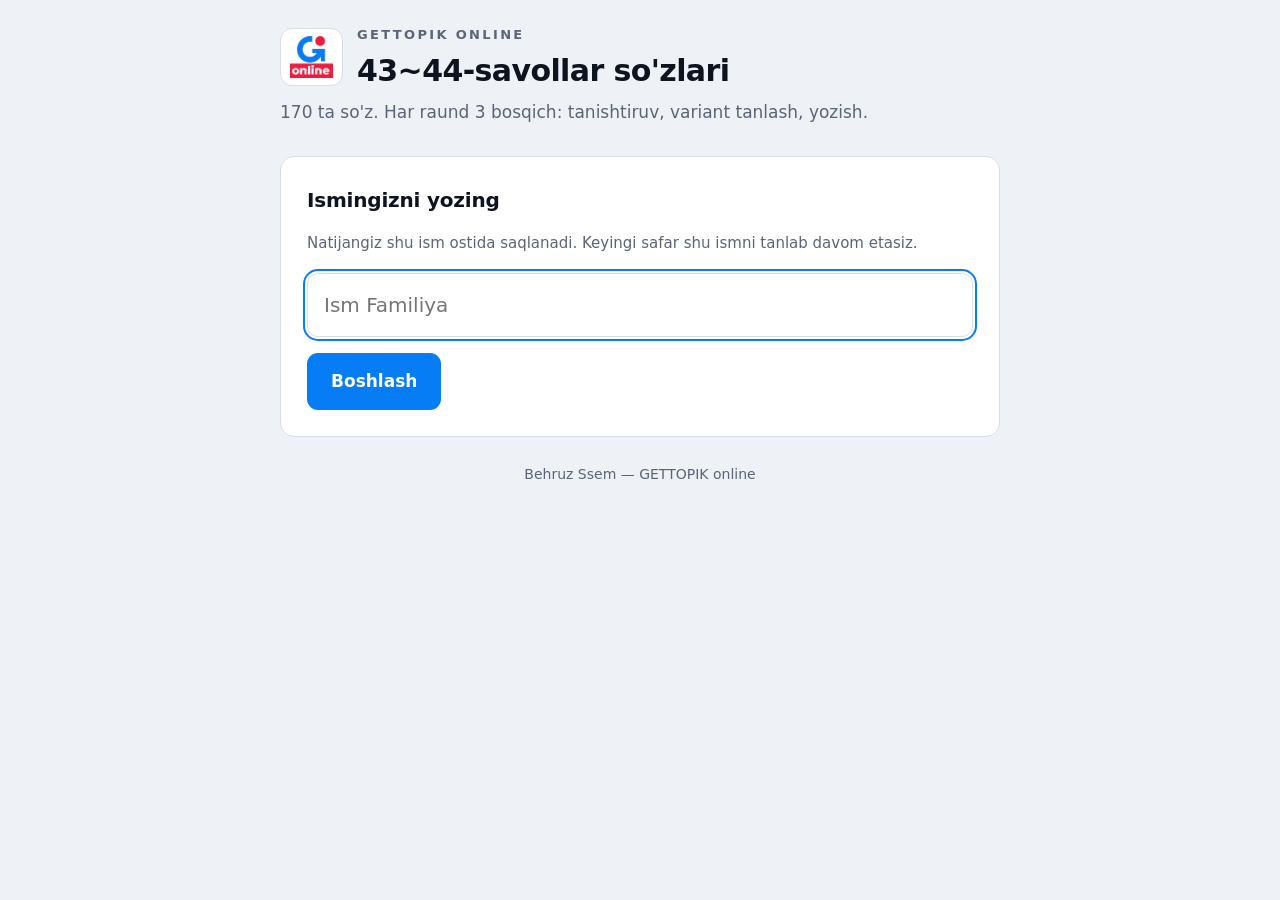
<file: gettopik-43-44-soz-oyini_4.html>
<!DOCTYPE html>
<html lang="uz">
<head>
<meta charset="utf-8">
<meta name="viewport" content="width=device-width, initial-scale=1">
<title>GETTOPIK online — 43~44-savollar so'zlari</title>
<style>
  :root{
    --bg:#EEF1F6; --card:#FFFFFF; --ink:#0E1320; --muted:#5B6478;
    --line:#D8DEE9; --accent:#067DF4; --ok:#127A4B; --no:#E91F3D; --red:#E91F3D;
  }
  *{box-sizing:border-box;margin:0;padding:0}
  body{
    background:var(--bg); color:var(--ink);
    font-family:"Segoe UI",system-ui,-apple-system,sans-serif;
    font-size:17px; line-height:1.7; display:flex; justify-content:center;
    padding:24px 16px 56px;
  }
  .wrap{width:100%;max-width:720px}
  header{margin-bottom:18px}
  .top{display:flex;align-items:center;gap:14px}
  .logo{background:#fff;border:1px solid var(--line);border-radius:12px;padding:7px 9px;line-height:0;flex:none}
  .logo img{height:42px;width:auto;display:block}
  .brand{font-size:13px;letter-spacing:.18em;text-transform:uppercase;color:var(--muted);font-weight:600}
  h1 .accent{color:var(--red)}
  h1{font-size:30px;line-height:1.25;margin-top:6px;letter-spacing:-.02em}
  .lead{color:var(--muted);margin-top:8px}
  .who{display:flex;gap:10px;align-items:center;flex-wrap:wrap;margin-top:12px;font-size:15px;color:var(--muted)}
  .who b{color:var(--ink)}
  .link{background:none;border:0;color:var(--accent);font:inherit;font-size:15px;cursor:pointer;padding:0;text-decoration:underline}

  .card{background:var(--card);border:1px solid var(--line);border-radius:14px;padding:26px;margin-bottom:16px}
  h2{font-size:20px;margin-bottom:14px;letter-spacing:-.01em}
  .hint{color:var(--muted);font-size:15px}

  .sets{display:grid;grid-template-columns:repeat(auto-fit,minmax(150px,1fr));gap:12px}
  .set{background:var(--card);border:1px solid var(--line);border-radius:12px;padding:18px;cursor:pointer;text-align:left;font:inherit;color:inherit;transition:border-color .15s,transform .15s}
  @media (hover:hover){ .set:hover{border-color:var(--accent);transform:translateY(-2px)} }
  .set .n{font-size:22px;font-weight:700}
  .set .m{color:var(--muted);font-size:14px}

  .rounds{display:grid;grid-template-columns:repeat(auto-fit,minmax(96px,1fr));gap:10px;margin-top:6px}
  .round{background:var(--card);border:1px solid var(--line);border-radius:10px;padding:14px 10px;cursor:pointer;font:inherit;color:inherit;text-align:center}
  @media (hover:hover){ .round:hover{border-color:var(--accent)} }
  .round.done{border-color:var(--ok);color:var(--ok)}
  .round b{display:block;font-size:17px}
  .round span{font-size:13px;color:var(--muted)}

  .bar{display:flex;align-items:center;gap:14px;margin-bottom:18px;flex-wrap:wrap}
  .step{font-size:14px;color:var(--muted);border:1px solid var(--line);border-radius:999px;padding:5px 12px;background:var(--card)}
  .step.on{border-color:var(--accent);color:var(--accent);font-weight:600}
  .prog{height:4px;background:var(--line);border-radius:99px;overflow:hidden;margin-bottom:22px}
  .prog i{display:block;height:100%;background:var(--accent);width:0;transition:width .25s}

  .ko{font-size:44px;font-weight:700;letter-spacing:-.02em;line-height:1.3}
  .uz{font-size:22px;margin-top:10px}
  .big-uz{font-size:32px;font-weight:600;line-height:1.4}

  .opts{display:grid;gap:12px;margin-top:20px}
  .opt{background:var(--card);border:1px solid var(--line);border-radius:11px;padding:16px 18px;text-align:left;font:inherit;color:inherit;cursor:pointer}
  @media (hover:hover){ .opt:hover{border-color:var(--accent)} }
  .opt.ok{border-color:var(--ok);color:var(--ok);font-weight:600}
  .opt.no{border-color:var(--no);color:var(--no)}
  .opt:disabled{cursor:default}

  input[type=text]{width:100%;font:inherit;font-size:28px;padding:14px 16px;margin-top:16px;border:1px solid var(--line);border-radius:11px;background:var(--card);color:var(--ink)}
  input.name{font-size:20px}
  input:focus,button:focus-visible{outline:2px solid var(--accent);outline-offset:2px}
  input.ok{border-color:var(--ok)} input.no{border-color:var(--no)}

  .btn{background:var(--accent);color:#fff;border:0;border-radius:11px;padding:14px 24px;font:inherit;font-weight:600;cursor:pointer;margin-top:16px}
  .btn.ghost{background:transparent;color:var(--muted);border:1px solid var(--line)}
  .btn:disabled{opacity:.45;cursor:default}
  .row{display:flex;gap:10px;flex-wrap:wrap;align-items:center}

  .fb{margin-top:16px;font-size:17px}
  .fb.ok{color:var(--ok)} .fb.no{color:var(--no)}

  .list{margin-top:8px}
  .list div{display:flex;justify-content:space-between;gap:16px;padding:11px 0;border-bottom:1px solid var(--line)}
  .list div:last-child{border-bottom:0}
  .list .k{font-weight:600}
  .list .v{color:var(--muted);text-align:right}

  .rank{width:100%;border-collapse:collapse;margin-top:6px}
  .rank td,.rank th{padding:10px 6px;border-bottom:1px solid var(--line);text-align:left;font-size:16px}
  .rank th{font-size:14px;color:var(--muted);font-weight:600}
  .rank td.num{text-align:right;white-space:nowrap}
  .rank tr.me td{font-weight:700;color:var(--accent)}

  .score{font-size:40px;font-weight:700}
  .warn{background:#FFF6E5;border:1px solid #F0D9A8;color:#6B4E00;border-radius:11px;padding:12px 14px;font-size:14px;margin-bottom:16px}
  footer{color:var(--muted);font-size:14px;text-align:center;margin-top:26px}
  @media (max-width:520px){ .ko{font-size:34px} .big-uz{font-size:26px} h1{font-size:24px} }
</style>
</head>
<body>
<div class="wrap">
  <header>
    <div class="top">
      <div class="logo"><img alt="GETTOPIK online" src="[data-uri]"></div>
      <div>
        <div class="brand">GETTOPIK online</div>
        <h1>43~44-savollar so'zlari</h1>
      </div>
    </div>
    <p class="lead">170 ta so'z. Har raund 3 bosqich: tanishtiruv, variant tanlash, yozish.</p>
    <div class="who" id="who"></div>
  </header>
  <main id="app"></main>
  <footer>Behruz Ssem — GETTOPIK online</footer>
</div>

<script>
const SETS = [
{id:83,title:"83-TOPIK",sub:"43~44-savollar so'zlari",words:[
["흥미롭다","qiziqarli"],["실험","tajriba"],["진행(되다)","o'tkazilmoq, davom etmoq"],["참가자","ishtirokchi"],["수백","yuzlab"],["빠르게","tez"],["지나가다","o'tib ketmoq"],["스쳐 가다","lip etib o'tib ketmoq"],["인상(을) 쓰다","qovog'ini solmoq"],["순간","lahza"],["뇌","miya"],["편도체","amigdala (miyaning hissiyot markazi)"],["활성화되다","faollashmoq"],["또렷이","aniq ravishda"],["기억하다","eslab qolmoq"],["생존","omon qolish"],["위협하다","tahdid qilmoq"],["요소","omil"],["인식하다","anglamoq, qabul qilmoq"],["재빨리","juda tez"],["학습","o'rganish"],["학습 결과","o'rganish natijasi"],["공포","qo'rquv"],["마찬가지다","xuddi shunday"],["손상되다","shikastlanmoq"],["천적","tabiiy dushman"],["위험","xavf"],["노출되다","duch kelmoq, ta'sir ostida qolmoq"],["착각","adashish, illuziya"],["현상","hodisa"],["인식","idrok"],["작동 방식","ishlash usuli"],["반응","reaksiya"],["반복적","takroriy"],["노출","duchor bo'lish"],["익숙함","tanishlik"],["공통점","umumiy jihat"],["발견하다","aniqlamoq, topmoq"],["받아들이다","qabul qilmoq"]]},
{id:91,title:"91-TOPIK",sub:"43~44-savollar so'zlari",words:[
["도심","shahar markazi"],["한가운데","qoq o'rtasi"],["존재하다","mavjud bo'lmoq"],["역대","tarix davomida kelgan, barcha avvalgi"],["왕","qirol"],["왕비","qirolicha"],["제사","ajdodlarga bag'ishlangan marosim"],["모시다","hurmat bilan xizmat qilmoq, bag'ishlamoq"],["종묘","Jongmyo (qirollik ajdodlari ziyoratgohi)"],["정전","asosiy ibodat binosi"],["담장","devor"],["정면","ro'para tomon"],["마주하다","ro'para kelmoq"],["순간","lahza"],["크기","kattalik"],["위엄","salobat"],["압도되다","hayratda qolmoq, bosib ketmoq"],["단연","ayniqsa, shubhasiz"],["눈에 띄다","ko'zga tashlanmoq"],["지붕","tom"],["가로길이","eni"],["수평선","ufq chizig'i"],["일직선","to'g'ri chiziq"],["길게","uzun holda"],["뻗다","cho'zilmoq"],["마치","go'yo"],["바다","dengiz"],["지평선","gorizont"],["내려오다","pastga tushmoq"],["좌우","chap va o'ng tomon"],["완벽하다","mukammal"],["대칭","simmetriya"],["이루다","hosil qilmoq, tashkil qilmoq"],["감탄","hayrat"],["절로","o'z-o'zidan, beixtiyor"],["화려하다","hashamatli, dabdabali"],["색깔","rang"],["단아하다","sodda va nafis"],["기둥","ustun"],["정교하다","nafis, puxta"],["균형","muvozanat"],["줄지어","qator bo'lib"],["엄숙하다","tantanali, jiddiy"],["절제되다","ortiqcha bezaksiz, me'yorli"],["아름다움","go'zallik"],["신성하다","muqaddas"],["장엄하다","ulug'vor"],["분위기","muhit"],["자아내다","hosil qilmoq, yaratmoq"]]},
{id:96,title:"96-TOPIK",sub:"43~44-savollar so'zlari",words:[
["눈 덮인","qor bilan qoplangan"],["설산","qorli tog'"],["소금 더미","tuz uyumi"],["뜨거운","issiq"],["태양","quyosh"],["소금 장인","tuz ustasi"],["묵묵히","indamay, jimjit ishlagan holda"],["염전","tuz koni"],["드넓은","keng, bepoyon"],["햇볕","quyosh nuri"],["칸막이","to'siq, bo'luvchi devor"],["바닷물","dengiz suvi"],["가리다","to'smoq"],["증발하다","bug'lanmoq"],["염전 바닥","tuz konining tubi"],["하얀","oppoq"],["청록빛","ko'kimtir yashil rang"],["결정","kristall"],["생겨나다","hosil bo'lmoq"],["따갑다","kuydiradigan darajada issiq"],["머금다","o'ziga singdirmoq"],["반짝반짝","yaraqlab"],["눈부시다","ko'zni qamashtirmoq"],["쌓이다","yig'ilmoq"],["수확","hosilni yig'ib olish"],["수확 시간","hosil yig'ish vaqti"],["삽","belkurak"],["끝","uchi, oxiri"],["부치다","suzib yubormoq, surmoq"],["가득하다","to'la bo'lmoq"],["한데","bir joyga"],["쌓아 놓다","yig'ib qo'ymoq"],["남다","qolmoq"],["물기","namlik"],["없애다","yo'qotmoq"],["애쓰다","harakat qilmoq"],["길","yo'l"],["서다","turmoq"],["인간","inson"],["빚어내다","yaratmoq, vujudga keltirmoq"],["탄생하다","dunyoga kelmoq, yaratilmoq"]]},
{id:102,title:"102-TOPIK",sub:"43~44-savollar so'zlari",words:[
["강 언저리","daryo bo'yi"],["굽이치다","egri-bugri oqmoq"],["강물","daryo suvi"],["병풍","paravan"],["펼쳐지다","yoyilmoq, cho'zilmoq"],["암벽","qoya"],["새기다","o'yib ishlamoq"],["수십","o'nlab"],["고래","kit"],["물결","to'lqin"],["부딪치다","urilmoq"],["암각화","qoya rasmlari"],["수면","suv yuzasi"],["뛰어오르다","sakrab chiqmoq"],["줄무늬","yo'l-yo'l chiziq"],["혹등고래","bukri kit"],["새끼","bola (hayvon bolasi)"],["등에 업다","orqasiga ko'tarmoq"],["귀신고래","kulrang kit"],["문자","yozuv"],["설명","izoh"],["세밀하다","juda nozik, batafsil"],["표현","tasvir, ifoda"],["정체","asl turi, kimligi"],["단번에","bir zumda"],["구별되다","farqlanmoq"],["한 척","bitta (qayiq sanog'i)"],["배","qayiq"],["작살","garpun"],["맞다","tegmoq"],["힘없이","kuchsiz holda"],["끌려가다","sudralib ketmoq"],["붉은","qizil"],["물감","bo'yoq"],["춤을 추다","raqs tushmoq"],["사내","erkak"],["찾아보다","topmoq"],["사실","haqiqat"],["반구대","Ban'gude"],["겪다","boshdan kechirmoq"],["생명","hayot"]]}
];
</script>
<script>
/* ============ server (umumiy reyting) ============ */
const API='https://gogeup-soz-reyting.online-koreys-tili.workers.dev';
const GAME='topik-43-44';
let TOP=null, TOP_ERR=false;

async function pushScore(){
  const s=userScore(DB.current);
  try{
    await fetch(API+'/score',{method:'POST',headers:{'Content-Type':'application/json'},
      body:JSON.stringify({game:GAME,name:DB.current,ok:s.ok,done:s.done})});
  }catch(e){ /* internet yo'q — natija telefonda saqlanib turaveradi */ }
}
async function fetchTop(){
  try{
    const r=await fetch(API+'/top?game='+GAME);
    const d=await r.json(); TOP=d.rows||[]; TOP_ERR=false;
  }catch(e){ TOP=null; TOP_ERR=true; }
}

/* ============ saqlash ============ */
const KEY='gettopik_43_44_v1';
let DB={users:{},current:null};
let SAVE_OK=true;

function load(){
  try{ const r=localStorage.getItem(KEY); if(r) DB=JSON.parse(r); }
  catch(e){ SAVE_OK=false; }
}
function save(){
  try{ localStorage.setItem(KEY, JSON.stringify(DB)); }
  catch(e){ SAVE_OK=false; }
}
function blankUser(){
  const st={}; SETS.forEach(s=>st[s.id]=s.words.map(()=>null));
  return {stats:st, done:{}, last:null};
}
function U(){
  if(!DB.current) return null;
  let u=DB.users[DB.current];
  if(!u){ u=DB.users[DB.current]=blankUser(); }
  SETS.forEach(s=>{ if(!u.stats[s.id]||u.stats[s.id].length!==s.words.length) u.stats[s.id]=s.words.map(()=>null); });
  if(!u.done) u.done={};
  return u;
}

/* ============ yordamchi ============ */
const app=document.getElementById('app');
const whoEl=document.getElementById('who');
const state={set:null, round:null, mode:'round', list:[], i:0, correct:0, wrong:[], miss:{}};

function chunk(arr,n){
  const r=[]; for(let i=0;i<arr.length;i+=n) r.push(arr.slice(i,i+n));
  if(r.length>1 && r[r.length-1].length<=3){ const t=r.pop(); r[r.length-1]=r[r.length-1].concat(t); }
  return r;
}
function shuffle(a){a=a.slice();for(let i=a.length-1;i>0;i--){const j=Math.random()*(i+1)|0;[a[i],a[j]]=[a[j],a[i]];}return a;}
function rounds(set){ return chunk(set.words.map((w,i)=>({ko:w[0],uz:w[1],idx:i,setId:set.id})),10); }
function norm(s){return s.replace(/\s+/g,'').trim();}
function accepted(ko){ const v=[ko, ko.replace(/\([^)]*\)/g,''), ko.replace(/[()]/g,'')]; return [...new Set(v.map(norm).filter(Boolean))]; }
function setById(id){ return SETS.find(s=>s.id===id); }
function setStat(s){ const a=U().stats[s.id]; return {ok:a.filter(x=>x===true).length, no:a.filter(x=>x===false).length, done:a.filter(x=>x!==null).length, all:a.length}; }
function totalStat(){ let ok=0,no=0,all=0; SETS.forEach(s=>{const t=setStat(s);ok+=t.ok;no+=t.no;all+=t.all;}); return {ok,no,all}; }
function wrongOf(setId){
  const s=setById(setId), a=U().stats[setId], out=[];
  a.forEach((v,i)=>{ if(v===false) out.push({ko:s.words[i][0],uz:s.words[i][1],idx:i,setId}); });
  return out;
}
function allWrong(){ return SETS.flatMap(s=>wrongOf(s.id)); }
function userScore(name){
  const u=DB.users[name]; if(!u) return {ok:0,done:0};
  let ok=0,done=0;
  SETS.forEach(s=>{ const a=u.stats[s.id]||[]; a.forEach(v=>{ if(v!==null) done++; if(v===true) ok++; }); });
  return {ok,done};
}

/* ============ ism ============ */
function screenName(){
  whoEl.innerHTML='';
  app.innerHTML=`
    ${SAVE_OK?'':'<div class="warn">Bu brauzerda natija saqlanmaydi. Saytni oddiy oynada oching (yashirin rejim emas).</div>'}
    <div class="card">
      <h2>Ismingizni yozing</h2>
      <p class="hint">Natijangiz shu ism ostida saqlanadi. Keyingi safar shu ismni tanlab davom etasiz.</p>
      <input type="text" class="name" id="nm" maxlength="24" placeholder="Ism Familiya" autocomplete="off">
      <div class="row"><button class="btn" id="go">Boshlash</button></div>
    </div>
    ${Object.keys(DB.users).length?`
    <div class="card">
      <h2>Avvalgi ismlar</h2>
      <div class="row">
        ${Object.keys(DB.users).map(n=>`<button class="btn ghost" data-n="${n}">${n}</button>`).join('')}
      </div>
    </div>`:''}`;
  const nm=document.getElementById('nm'); nm.focus();
  const go=()=>{
    const v=nm.value.trim(); if(!v) {nm.focus(); return;}
    DB.current=v; if(!DB.users[v]) DB.users[v]=blankUser(); save(); screenSets();
  };
  document.getElementById('go').onclick=go;
  nm.addEventListener('keydown',e=>{if(e.key==='Enter')go();});
  app.querySelectorAll('[data-n]').forEach(b=>b.onclick=()=>{DB.current=b.dataset.n;save();screenSets();});
}
function whoBar(){
  whoEl.innerHTML=`<span>O'quvchi: <b>${DB.current}</b></span>
    <button class="link" id="chg">ismni almashtirish</button>`;
  document.getElementById('chg').onclick=()=>{DB.current=null;save();screenName();};
}

/* ============ bo'limlar ============ */
function screenSets(){
  whoBar();
  if(TOP===null && !TOP_ERR) fetchTop().then(()=>{ if(document.getElementById('reload')) screenSets(); });
  const t=totalStat(), u=U(), aw=allWrong();
  const resume=u.last?`<button class="btn" id="res">Davom etish — ${setById(u.last.setId).title} · ${u.last.round+1}-raund</button>`:'';
  app.innerHTML=`
    ${SAVE_OK?'':'<div class="warn">Diqqat: bu brauzerda natija saqlanmayapti.</div>'}
    ${resume?`<div class="card"><h2>Qoldirgan joyingiz</h2>${resume}</div>`:''}
    <div class="card">
      <h2>Bo'limni tanlang</h2>
      <div class="sets" style="margin-top:12px">
        ${SETS.map((s,i)=>{const st=setStat(s);return `
          <button class="set" data-i="${i}">
            <div class="n">${s.title}</div>
            <div class="m">${s.words.length} ta so'z · ${rounds(s).length} raund</div>
            <div class="m" style="color:${st.done?'var(--ink)':'var(--muted)'}">${st.done? st.ok+'/'+st.all+" to'g'ri · "+st.no+' xato':'boshlanmagan'}</div>
          </button>`}).join('')}
      </div>
    </div>
    <div class="card">
      <h2>Umumiy statistika</h2>
      <div class="score">${t.ok} / ${t.all}</div>
      <p class="hint">${t.no} ta xato · ${t.all-t.ok-t.no} ta so'z hali ishlanmagan</p>
      ${aw.length?`<button class="btn" id="rev">Xato so'zlarni takrorlash (${aw.length} ta)</button>`:''}
    </div>
    ${rankCard()}
    <div class="card">
      <h2>Boshqarish</h2>
      <div class="row">
        <button class="btn ghost" id="reset">Mening natijamni tozalash</button>
      </div>
    </div>`;
  app.querySelectorAll('.set').forEach(b=>b.onclick=()=>{state.set=SETS[+b.dataset.i];screenRounds();});
  const r=document.getElementById('res'); if(r) r.onclick=()=>{state.set=setById(u.last.setId);startRound(u.last.round);};
  const rv=document.getElementById('rev'); if(rv) rv.onclick=()=>startReview(allWrong(),null);
  const rl=document.getElementById('reload'); if(rl) rl.onclick=async()=>{ TOP=null;TOP_ERR=false;screenSets(); await fetchTop(); screenSets(); };
  document.getElementById('reset').onclick=()=>{
    if(confirm('Natijangiz o\'chiriladi. Davom etamizmi?')){ DB.users[DB.current]=blankUser(); save(); screenSets(); }
  };
}

function rankCard(){
  let body;
  if(TOP===null && !TOP_ERR) body='<p class="hint">Yuklanmoqda...</p>';
  else if(TOP_ERR) body='<p class="hint">Reytingni yuklab bo\'lmadi. Internetni tekshiring.</p>';
  else if(!TOP.length) body='<p class="hint">Hali hech kim natija yubormagan. Birinchi bo\'ling.</p>';
  else body=`<table class="rank">
        <tr><th>#</th><th>Ism</th><th class="num">To'g'ri</th><th class="num">Ishlangan</th></tr>
        ${TOP.map((r,i)=>`<tr class="${r.name===DB.current?'me':''}">
          <td>${i+1}</td><td>${r.name}</td><td class="num">${r.ok}</td><td class="num">${r.done} / 170</td></tr>`).join('')}
      </table>`;
  return `
    <div class="card">
      <h2>Reyting</h2>
      <p class="hint">Barcha o'quvchilar. Raund tugagach natijangiz avtomatik yuboriladi.</p>
      ${body}
      <button class="btn ghost" id="reload">Yangilash</button>
    </div>`;
}

/* ============ raundlar ============ */
function screenRounds(){
  whoBar();
  const rs=rounds(state.set), st=setStat(state.set), w=wrongOf(state.set.id), u=U();
  app.innerHTML=`
    <div class="card">
      <h2>${state.set.title} — raundlar</h2>
      <p class="hint">${st.ok}/${st.all} to'g'ri · ${st.no} xato</p>
      <div class="rounds">
        ${rs.map((r,i)=>`<button class="round ${u.done[state.set.id+'-'+i]?'done':''}" data-i="${i}">
          <b>${i+1}-raund</b><span>${r.length} ta so'z</span></button>`).join('')}
      </div>
      <div class="row">
        ${w.length?`<button class="btn" id="rev">Xato so'zlarni takrorlash (${w.length} ta)</button>`:''}
        <button class="btn ghost" id="back">Bo'limlar</button>
      </div>
    </div>`;
  app.querySelectorAll('.round').forEach(b=>b.onclick=()=>startRound(+b.dataset.i));
  const rv=document.getElementById('rev'); if(rv) rv.onclick=()=>startReview(w, state.set);
  document.getElementById('back').onclick=screenSets;
}

function startRound(r){
  state.mode='round'; state.round=r; state.list=rounds(state.set)[r];
  state.i=0; state.correct=0; state.wrong=[]; state.miss={};
  const u=U(); u.last={setId:state.set.id, round:r}; save();
  phase1();
}
function startReview(list, set){
  state.mode='review'; state.set=set; state.round=null; state.list=shuffle(list);
  state.i=0; state.correct=0; state.wrong=[]; state.miss={};
  phase1();
}
function title(){ return state.mode==='review' ? 'Xatolarni takrorlash' : state.set.title+' · '+(state.round+1)+'-raund'; }
function backScreen(){ return state.mode==='review' && !state.set ? screenSets : screenRounds; }

function bar(phase, pct){
  const names=["Tanishtiruv","Variant tanlash","Yozish"];
  return `<div class="bar">
      <div class="step">${title()}</div>
      ${names.map((n,i)=>`<div class="step ${i+1===phase?'on':''}">${i+1}. ${n}</div>`).join('')}
    </div>
    <div class="prog"><i style="width:${pct}%"></i></div>`;
}
function markMiss(i, ok){ if(!ok) state.miss[i]=true; }
function commit(){
  const u=U();
  state.list.forEach((w,j)=>{ u.stats[w.setId][w.idx] = !state.miss[j]; });
  if(state.mode==='round') u.done[state.set.id+'-'+state.round]=true;
  save();
  pushScore().then(()=>{ TOP=null; });
}

/* ---- 1: tanishtiruv ---- */
function phase1(){
  const w=state.list[state.i];
  app.innerHTML=`
    ${bar(1, state.i/state.list.length*100)}
    <div class="card" style="text-align:center;padding:44px 26px">
      <div class="hint">${state.i+1} / ${state.list.length}</div>
      <div class="ko" style="margin-top:14px">${w.ko}</div>
      <div class="uz">${w.uz}</div>
    </div>
    <div class="row">
      <button class="btn" id="next">${state.i+1===state.list.length?'Mashqni boshlash':"Keyingi so'z"}</button>
      <button class="btn ghost" id="prev" ${state.i===0?'disabled':''}>Orqaga</button>
      <button class="btn ghost" id="exit">Chiqish</button>
    </div>`;
  document.getElementById('next').onclick=()=>{
    if(state.i+1===state.list.length){ state.i=0;state.correct=0;state.wrong=[];phase2(); }
    else { state.i++; phase1(); }
  };
  document.getElementById('prev').onclick=()=>{ if(state.i>0){state.i--;phase1();} };
  document.getElementById('exit').onclick=backScreen();
}

/* ---- 2: variant tanlash ---- */
function makeOptions(w){
  const seen=new Set([w.uz]); const pick=[];
  const take=list=>{ for(const x of shuffle(list)){ if(pick.length>=3) return; const m=x.uz||x[1]; if(!seen.has(m)){ seen.add(m); pick.push(m); } } };
  take(state.list);
  take(setById(w.setId).words.map(x=>({uz:x[1]})));
  return shuffle(pick.concat([w.uz]));
}
function phase2(){
  const w=state.list[state.i], opts=makeOptions(w);
  app.innerHTML=`
    ${bar(2, state.i/state.list.length*100)}
    <div class="card">
      <div class="hint">${state.i+1} / ${state.list.length} · to'g'ri: ${state.correct}</div>
      <div class="ko" style="margin-top:10px">${w.ko}</div>
      <p class="hint" style="margin-top:8px">Ma'nosini tanlang.</p>
      <div class="opts">${opts.map((o,i)=>`<button class="opt" data-o="${i}">${o}</button>`).join('')}</div>
      <div class="fb" id="fb"></div>
    </div>
    <button class="btn ghost" id="exit">Chiqish</button>`;
  document.getElementById('exit').onclick=backScreen();
  const btns=[...app.querySelectorAll('.opt')];
  btns.forEach((b,i)=>b.onclick=()=>{
    btns.forEach(x=>x.disabled=true);
    const ok=opts[i]===w.uz;
    b.classList.add(ok?'ok':'no');
    if(!ok){ btns[opts.indexOf(w.uz)].classList.add('ok'); state.wrong.push(w); } else state.correct++;
    markMiss(state.i, ok);
    const fb=document.getElementById('fb');
    fb.className='fb '+(ok?'ok':'no');
    fb.innerHTML=ok?"To'g'ri.":`Noto'g'ri. <b>${w.ko}</b> — ${w.uz}`;
    setTimeout(()=>{
      if(state.i+1===state.list.length){ state.i=0;state.correct=0;state.wrong=[];phase3(); }
      else { state.i++; phase2(); }
    }, ok?650:1500);
  });
}

/* ---- 3: yozish ---- */
function phase3(){
  const w=state.list[state.i];
  app.innerHTML=`
    ${bar(3, state.i/state.list.length*100)}
    <div class="card">
      <div class="hint">${state.i+1} / ${state.list.length} · to'g'ri: ${state.correct}</div>
      <div class="big-uz" style="margin-top:10px">${w.uz}</div>
      <p class="hint" style="margin-top:8px">Koreyschasini yozing.${/[()]/.test(w.ko)?" Qavsli qism ixtiyoriy.":""}</p>
      <input type="text" id="in" name="k${Math.random().toString(36).slice(2)}" autocomplete="off" autocorrect="off"
             autocapitalize="off" spellcheck="false" data-form-type="other" data-lpignore="true" placeholder="한국어">
      <div class="row">
        <button class="btn" id="check">Tekshirish</button>
        <button class="btn ghost" id="show">Javobni ko'rsatish</button>
      </div>
      <div class="fb" id="fb"></div>
    </div>
    <button class="btn ghost" id="exit">Chiqish</button>`;
  document.getElementById('exit').onclick=backScreen();
  const inp=document.getElementById('in'); inp.focus();
  const fb=document.getElementById('fb');
  let answered=false;
  function done(ok){
    answered=true; inp.disabled=true; inp.classList.add(ok?'ok':'no');
    fb.className='fb '+(ok?'ok':'no');
    fb.innerHTML=ok?"To'g'ri.":`To'g'ri javob: <b>${w.ko}</b>`;
    if(ok) state.correct++; else state.wrong.push(w);
    markMiss(state.i, ok);
    setTimeout(()=>{
      if(state.i+1===state.list.length){ commit(); finish(); }
      else { state.i++; phase3(); }
    }, ok?650:1800);
  }
  document.getElementById('check').onclick=()=>{
    if(answered) return;
    if(!inp.value.trim()){ inp.focus(); return; }
    done(accepted(w.ko).includes(norm(inp.value)));
  };
  document.getElementById('show').onclick=()=>{ if(!answered) done(false); };
  inp.addEventListener('keydown',e=>{ if(e.key==='Enter') document.getElementById('check').click(); });
}

/* ---- yakun ---- */
function finish(){
  const n=state.list.length, pct=Math.round(state.correct/n*100);
  const missed=state.list.filter((w,j)=>state.miss[j]);
  const rs=state.set?rounds(state.set):[];
  const hasNext=state.mode==='round' && state.round+1<rs.length;
  app.innerHTML=`
    <div class="card">
      <h2>${state.mode==='review'?'Takrorlash tugadi':state.round+1+'-raund tugadi'}</h2>
      <div class="score">${state.correct} / ${n}</div>
      <p class="hint">Yozish bosqichi — ${pct}%</p>
      ${missed.length?`
        <h2 style="margin-top:24px">Xato qilgan so'zlaringiz</h2>
        <div class="list">${missed.map(w=>`<div><span class="k">${w.ko}</span><span class="v">${w.uz}</span></div>`).join('')}</div>
        <button class="btn" id="onlywrong">Faqat shu so'zlarni takrorlash (${missed.length} ta)</button>
        `:`<p class="hint" style="margin-top:14px">Hamma so'z to'g'ri.</p>`}
      <div class="row">
        <button class="btn ghost" id="again">${state.mode==='review'?'Qaytadan':'Raundni qayta yechish'}</button>
        ${hasNext?`<button class="btn ghost" id="next">${state.round+2}-raund</button>`:''}
        <button class="btn ghost" id="exit">${state.set?'Raundlar':"Bo'limlar"}</button>
      </div>
    </div>
    ${setDoneCard()}`;
  const ow=document.getElementById('onlywrong'); if(ow) ow.onclick=()=>startReview(missed, state.set);
  const ag=document.getElementById('again');
  ag.onclick=()=> state.mode==='review' ? startReview(state.list, state.set) : startRound(state.round);
  const nx=document.getElementById('next'); if(nx) nx.onclick=()=>startRound(state.round+1);
  document.getElementById('exit').onclick=backScreen();
  const ts=document.getElementById('tosets'); if(ts) ts.onclick=screenSets;
}
function setDoneCard(){
  if(state.mode!=='round') return '';
  const st=setStat(state.set); if(st.done<st.all) return '';
  const t=totalStat();
  return `<div class="card">
      <h2>${state.set.title} tugadi</h2>
      <div class="score">${st.ok} / ${st.all}</div>
      <p class="hint">${st.no} ta xato</p>
      <h2 style="margin-top:22px">Umumiy statistika</h2>
      <div class="score">${t.ok} / ${t.all}</div>
      <p class="hint">${t.no} ta xato · ${t.all-t.ok-t.no} ta so'z hali ishlanmagan</p>
      <button class="btn" id="tosets">Bo'limlarga qaytish</button>
    </div>`;
}

/* ---- start ---- */
load();
if(DB.current && DB.users[DB.current]) screenSets(); else screenName();
</script>
</body>
</html>
</file>
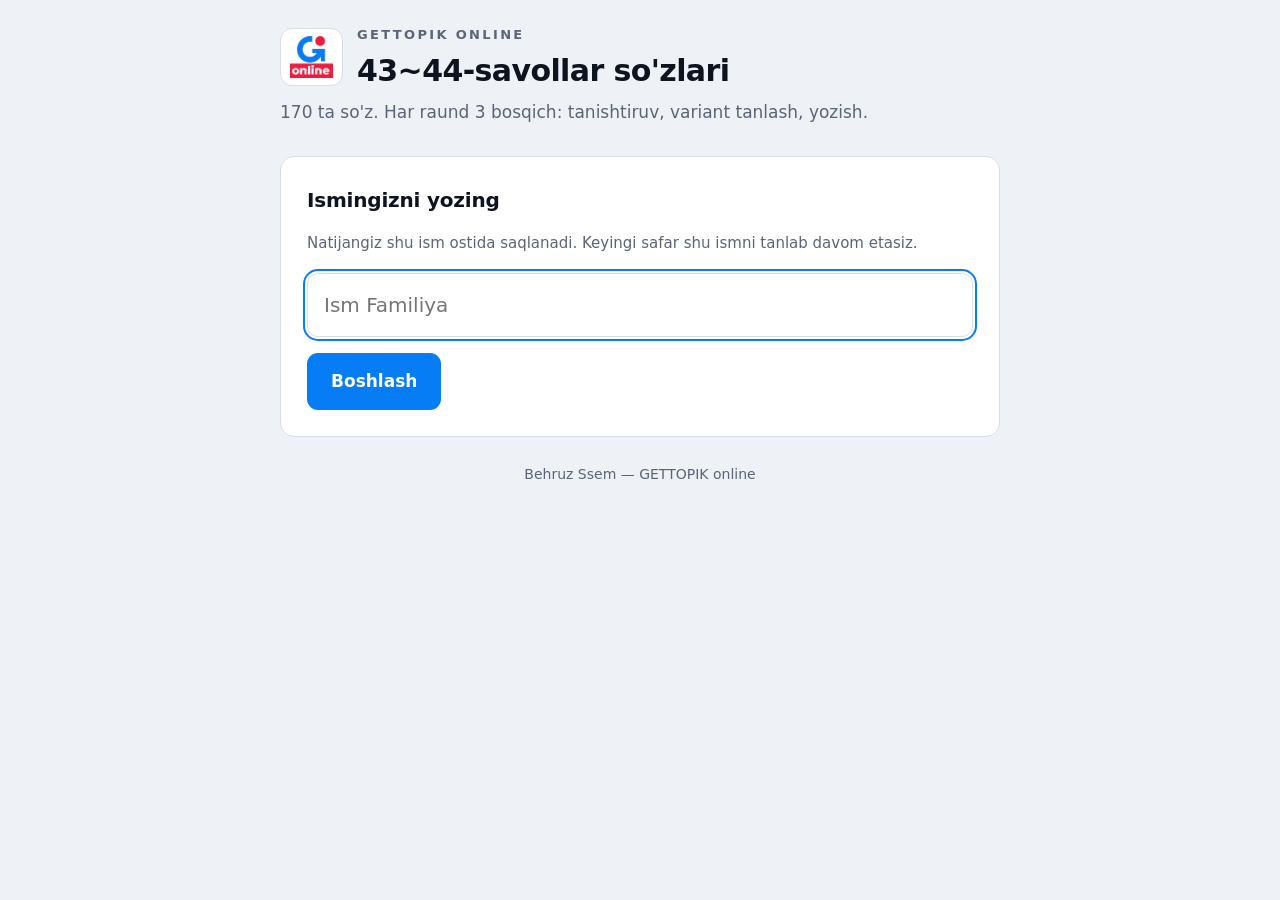
<file: gettopik-43-44-soz-oyini_5.html>
<!DOCTYPE html>
<html lang="uz">
<head>
<meta charset="utf-8">
<meta name="viewport" content="width=device-width, initial-scale=1">
<title>GETTOPIK online — 43~44-savollar so'zlari</title>
<style>
  :root{
    --bg:#EEF1F6; --card:#FFFFFF; --ink:#0E1320; --muted:#5B6478;
    --line:#D8DEE9; --accent:#067DF4; --ok:#127A4B; --no:#E91F3D; --red:#E91F3D;
  }
  *{box-sizing:border-box;margin:0;padding:0}
  body{
    background:var(--bg); color:var(--ink);
    font-family:"Segoe UI",system-ui,-apple-system,sans-serif;
    font-size:17px; line-height:1.7; display:flex; justify-content:center;
    padding:24px 16px 56px;
  }
  .wrap{width:100%;max-width:720px}
  header{margin-bottom:18px}
  .top{display:flex;align-items:center;gap:14px}
  .logo{background:#fff;border:1px solid var(--line);border-radius:12px;padding:7px 9px;line-height:0;flex:none}
  .logo img{height:42px;width:auto;display:block}
  .brand{font-size:13px;letter-spacing:.18em;text-transform:uppercase;color:var(--muted);font-weight:600}
  h1 .accent{color:var(--red)}
  h1{font-size:30px;line-height:1.25;margin-top:6px;letter-spacing:-.02em}
  .lead{color:var(--muted);margin-top:8px}
  .who{display:flex;gap:10px;align-items:center;flex-wrap:wrap;margin-top:12px;font-size:15px;color:var(--muted)}
  .who b{color:var(--ink)}
  .link{background:none;border:0;color:var(--accent);font:inherit;font-size:15px;cursor:pointer;padding:0;text-decoration:underline}

  .card{background:var(--card);border:1px solid var(--line);border-radius:14px;padding:26px;margin-bottom:16px}
  h2{font-size:20px;margin-bottom:14px;letter-spacing:-.01em}
  .hint{color:var(--muted);font-size:15px}

  .sets{display:grid;grid-template-columns:repeat(auto-fit,minmax(150px,1fr));gap:12px}
  .set{background:var(--card);border:1px solid var(--line);border-radius:12px;padding:18px;cursor:pointer;text-align:left;font:inherit;color:inherit;transition:border-color .15s,transform .15s}
  @media (hover:hover){ .set:hover{border-color:var(--accent);transform:translateY(-2px)} }
  .set .n{font-size:22px;font-weight:700}
  .set .m{color:var(--muted);font-size:14px}

  .rounds{display:grid;grid-template-columns:repeat(auto-fit,minmax(96px,1fr));gap:10px;margin-top:6px}
  .round{background:var(--card);border:1px solid var(--line);border-radius:10px;padding:14px 10px;cursor:pointer;font:inherit;color:inherit;text-align:center}
  @media (hover:hover){ .round:hover{border-color:var(--accent)} }
  .round.done{border-color:var(--ok);color:var(--ok)}
  .round b{display:block;font-size:17px}
  .round span{font-size:13px;color:var(--muted)}

  .bar{display:flex;align-items:center;gap:14px;margin-bottom:18px;flex-wrap:wrap}
  .step{font-size:14px;color:var(--muted);border:1px solid var(--line);border-radius:999px;padding:5px 12px;background:var(--card)}
  .step.on{border-color:var(--accent);color:var(--accent);font-weight:600}
  .prog{height:4px;background:var(--line);border-radius:99px;overflow:hidden;margin-bottom:22px}
  .prog i{display:block;height:100%;background:var(--accent);width:0;transition:width .25s}

  .ko{font-size:44px;font-weight:700;letter-spacing:-.02em;line-height:1.3}
  .uz{font-size:22px;margin-top:10px}
  .big-uz{font-size:32px;font-weight:600;line-height:1.4}

  .opts{display:grid;gap:12px;margin-top:20px}
  .opt{background:var(--card);border:1px solid var(--line);border-radius:11px;padding:16px 18px;text-align:left;font:inherit;color:inherit;cursor:pointer}
  @media (hover:hover){ .opt:hover{border-color:var(--accent)} }
  .opt.ok{border-color:var(--ok);color:var(--ok);font-weight:600}
  .opt.no{border-color:var(--no);color:var(--no)}
  .opt:disabled{cursor:default}

  input[type=text]{width:100%;font:inherit;font-size:28px;padding:14px 16px;margin-top:16px;border:1px solid var(--line);border-radius:11px;background:var(--card);color:var(--ink)}
  input.name{font-size:20px}
  input:focus,button:focus-visible{outline:2px solid var(--accent);outline-offset:2px}
  input.ok{border-color:var(--ok)} input.no{border-color:var(--no)}

  .btn{background:var(--accent);color:#fff;border:0;border-radius:11px;padding:14px 24px;font:inherit;font-weight:600;cursor:pointer;margin-top:16px}
  .btn.ghost{background:transparent;color:var(--muted);border:1px solid var(--line)}
  .btn:disabled{opacity:.45;cursor:default}
  .row{display:flex;gap:10px;flex-wrap:wrap;align-items:center}

  .fb{margin-top:16px;font-size:17px}
  .fb.ok{color:var(--ok)} .fb.no{color:var(--no)}

  .list{margin-top:8px}
  .list div{display:flex;justify-content:space-between;gap:16px;padding:11px 0;border-bottom:1px solid var(--line)}
  .list div:last-child{border-bottom:0}
  .list .k{font-weight:600}
  .list .v{color:var(--muted);text-align:right}

  .rank{width:100%;border-collapse:collapse;margin-top:6px}
  .rank td,.rank th{padding:10px 6px;border-bottom:1px solid var(--line);text-align:left;font-size:16px}
  .rank th{font-size:14px;color:var(--muted);font-weight:600}
  .rank td.num{text-align:right;white-space:nowrap}
  .rank tr.me td{font-weight:700;color:var(--accent)}

  .score{font-size:40px;font-weight:700}
  .warn{background:#FFF6E5;border:1px solid #F0D9A8;color:#6B4E00;border-radius:11px;padding:12px 14px;font-size:14px;margin-bottom:16px}
  footer{color:var(--muted);font-size:14px;text-align:center;margin-top:26px}
  @media (max-width:520px){ .ko{font-size:34px} .big-uz{font-size:26px} h1{font-size:24px} }
</style>
</head>
<body>
<div class="wrap">
  <header>
    <div class="top">
      <div class="logo"><img alt="GETTOPIK online" src="[data-uri]"></div>
      <div>
        <div class="brand">GETTOPIK online</div>
        <h1>43~44-savollar so'zlari</h1>
      </div>
    </div>
    <p class="lead">170 ta so'z. Har raund 3 bosqich: tanishtiruv, variant tanlash, yozish.</p>
    <div class="who" id="who"></div>
  </header>
  <main id="app"></main>
  <footer>Behruz Ssem — GETTOPIK online</footer>
</div>

<script>
const SETS = [
{id:83,title:"83-TOPIK",sub:"43~44-savollar so'zlari",words:[
["흥미롭다","qiziqarli"],["실험","tajriba"],["진행(되다)","o'tkazilmoq, davom etmoq"],["참가자","ishtirokchi"],["수백","yuzlab"],["빠르게","tez"],["지나가다","o'tib ketmoq"],["스쳐 가다","lip etib o'tib ketmoq"],["인상(을) 쓰다","qovog'ini solmoq"],["순간","lahza"],["뇌","miya"],["편도체","amigdala (miyaning hissiyot markazi)"],["활성화되다","faollashmoq"],["또렷이","aniq ravishda"],["기억하다","eslab qolmoq"],["생존","omon qolish"],["위협하다","tahdid qilmoq"],["요소","omil"],["인식하다","anglamoq, qabul qilmoq"],["재빨리","juda tez"],["학습","o'rganish"],["학습 결과","o'rganish natijasi"],["공포","qo'rquv"],["마찬가지다","xuddi shunday"],["손상되다","shikastlanmoq"],["천적","tabiiy dushman"],["위험","xavf"],["노출되다","duch kelmoq, ta'sir ostida qolmoq"],["착각","adashish, illuziya"],["현상","hodisa"],["인식","idrok"],["작동 방식","ishlash usuli"],["반응","reaksiya"],["반복적","takroriy"],["노출","duchor bo'lish"],["익숙함","tanishlik"],["공통점","umumiy jihat"],["발견하다","aniqlamoq, topmoq"],["받아들이다","qabul qilmoq"]]},
{id:91,title:"91-TOPIK",sub:"43~44-savollar so'zlari",words:[
["도심","shahar markazi"],["한가운데","qoq o'rtasi"],["존재하다","mavjud bo'lmoq"],["역대","tarix davomida kelgan, barcha avvalgi"],["왕","qirol"],["왕비","qirolicha"],["제사","ajdodlarga bag'ishlangan marosim"],["모시다","hurmat bilan xizmat qilmoq, bag'ishlamoq"],["종묘","Jongmyo (qirollik ajdodlari ziyoratgohi)"],["정전","asosiy ibodat binosi"],["담장","devor"],["정면","ro'para tomon"],["마주하다","ro'para kelmoq"],["순간","lahza"],["크기","kattalik"],["위엄","salobat"],["압도되다","hayratda qolmoq, bosib ketmoq"],["단연","ayniqsa, shubhasiz"],["눈에 띄다","ko'zga tashlanmoq"],["지붕","tom"],["가로길이","eni"],["수평선","ufq chizig'i"],["일직선","to'g'ri chiziq"],["길게","uzun holda"],["뻗다","cho'zilmoq"],["마치","go'yo"],["바다","dengiz"],["지평선","gorizont"],["내려오다","pastga tushmoq"],["좌우","chap va o'ng tomon"],["완벽하다","mukammal"],["대칭","simmetriya"],["이루다","hosil qilmoq, tashkil qilmoq"],["감탄","hayrat"],["절로","o'z-o'zidan, beixtiyor"],["화려하다","hashamatli, dabdabali"],["색깔","rang"],["단아하다","sodda va nafis"],["기둥","ustun"],["정교하다","nafis, puxta"],["균형","muvozanat"],["줄지어","qator bo'lib"],["엄숙하다","tantanali, jiddiy"],["절제되다","ortiqcha bezaksiz, me'yorli"],["아름다움","go'zallik"],["신성하다","muqaddas"],["장엄하다","ulug'vor"],["분위기","muhit"],["자아내다","hosil qilmoq, yaratmoq"]]},
{id:96,title:"96-TOPIK",sub:"43~44-savollar so'zlari",words:[
["눈 덮인","qor bilan qoplangan"],["설산","qorli tog'"],["소금 더미","tuz uyumi"],["뜨거운","issiq"],["태양","quyosh"],["소금 장인","tuz ustasi"],["묵묵히","indamay, jimjit ishlagan holda"],["염전","tuz koni"],["드넓은","keng, bepoyon"],["햇볕","quyosh nuri"],["칸막이","to'siq, bo'luvchi devor"],["바닷물","dengiz suvi"],["가리다","to'smoq"],["증발하다","bug'lanmoq"],["염전 바닥","tuz konining tubi"],["하얀","oppoq"],["청록빛","ko'kimtir yashil rang"],["결정","kristall"],["생겨나다","hosil bo'lmoq"],["따갑다","kuydiradigan darajada issiq"],["머금다","o'ziga singdirmoq"],["반짝반짝","yaraqlab"],["눈부시다","ko'zni qamashtirmoq"],["쌓이다","yig'ilmoq"],["수확","hosilni yig'ib olish"],["수확 시간","hosil yig'ish vaqti"],["삽","belkurak"],["끝","uchi, oxiri"],["부치다","suzib yubormoq, surmoq"],["가득하다","to'la bo'lmoq"],["한데","bir joyga"],["쌓아 놓다","yig'ib qo'ymoq"],["남다","qolmoq"],["물기","namlik"],["없애다","yo'qotmoq"],["애쓰다","harakat qilmoq"],["길","yo'l"],["서다","turmoq"],["인간","inson"],["빚어내다","yaratmoq, vujudga keltirmoq"],["탄생하다","dunyoga kelmoq, yaratilmoq"]]},
{id:102,title:"102-TOPIK",sub:"43~44-savollar so'zlari",words:[
["강 언저리","daryo bo'yi"],["굽이치다","egri-bugri oqmoq"],["강물","daryo suvi"],["병풍","paravan"],["펼쳐지다","yoyilmoq, cho'zilmoq"],["암벽","qoya"],["새기다","o'yib ishlamoq"],["수십","o'nlab"],["고래","kit"],["물결","to'lqin"],["부딪치다","urilmoq"],["암각화","qoya rasmlari"],["수면","suv yuzasi"],["뛰어오르다","sakrab chiqmoq"],["줄무늬","yo'l-yo'l chiziq"],["혹등고래","bukri kit"],["새끼","bola (hayvon bolasi)"],["등에 업다","orqasiga ko'tarmoq"],["귀신고래","kulrang kit"],["문자","yozuv"],["설명","izoh"],["세밀하다","juda nozik, batafsil"],["표현","tasvir, ifoda"],["정체","asl turi, kimligi"],["단번에","bir zumda"],["구별되다","farqlanmoq"],["한 척","bitta (qayiq sanog'i)"],["배","qayiq"],["작살","garpun"],["맞다","tegmoq"],["힘없이","kuchsiz holda"],["끌려가다","sudralib ketmoq"],["붉은","qizil"],["물감","bo'yoq"],["춤을 추다","raqs tushmoq"],["사내","erkak"],["찾아보다","topmoq"],["사실","haqiqat"],["반구대","Ban'gude"],["겪다","boshdan kechirmoq"],["생명","hayot"]]}
];
</script>
<script>
/* ============ server (umumiy reyting) ============ */
const API='https://gogeup-soz-reyting.online-koreys-tili.workers.dev';
const GAME='topik-43-44-v2';   // so'zlar almashgani uchun reyting noldan
let TOP=null, TOP_ERR=false;

async function pushScore(){
  const s=userScore(DB.current);
  try{
    await fetch(API+'/score',{method:'POST',headers:{'Content-Type':'application/json'},
      body:JSON.stringify({game:GAME,name:DB.current,ok:s.ok,done:s.done})});
  }catch(e){ /* internet yo'q — natija telefonda saqlanib turaveradi */ }
}
async function fetchTop(){
  try{
    const r=await fetch(API+'/top?game='+GAME);
    const d=await r.json(); TOP=d.rows||[]; TOP_ERR=false;
  }catch(e){ TOP=null; TOP_ERR=true; }
}

/* ============ saqlash ============ */
const KEY='gettopik_43_44_v2';   // v2 — so'zlar almashgani uchun eski natijalar tozalanadi
let DB={users:{},current:null};
let SAVE_OK=true;

function load(){
  try{ const r=localStorage.getItem(KEY); if(r) DB=JSON.parse(r); }
  catch(e){ SAVE_OK=false; }
}
function save(){
  try{ localStorage.setItem(KEY, JSON.stringify(DB)); }
  catch(e){ SAVE_OK=false; }
}
function blankUser(){
  const st={}; SETS.forEach(s=>st[s.id]=s.words.map(()=>null));
  return {stats:st, done:{}, last:null};
}
function U(){
  if(!DB.current) return null;
  let u=DB.users[DB.current];
  if(!u){ u=DB.users[DB.current]=blankUser(); }
  SETS.forEach(s=>{ if(!u.stats[s.id]||u.stats[s.id].length!==s.words.length) u.stats[s.id]=s.words.map(()=>null); });
  if(!u.done) u.done={};
  return u;
}

/* ============ yordamchi ============ */
const app=document.getElementById('app');
const whoEl=document.getElementById('who');
const state={set:null, round:null, mode:'round', list:[], i:0, correct:0, wrong:[], miss:{}};

function chunk(arr,n){
  const r=[]; for(let i=0;i<arr.length;i+=n) r.push(arr.slice(i,i+n));
  if(r.length>1 && r[r.length-1].length<=3){ const t=r.pop(); r[r.length-1]=r[r.length-1].concat(t); }
  return r;
}
function shuffle(a){a=a.slice();for(let i=a.length-1;i>0;i--){const j=Math.random()*(i+1)|0;[a[i],a[j]]=[a[j],a[i]];}return a;}
function rounds(set){ return chunk(set.words.map((w,i)=>({ko:w[0],uz:w[1],idx:i,setId:set.id})),10); }
function norm(s){return s.replace(/\s+/g,'').trim();}
function accepted(ko){ const v=[ko, ko.replace(/\([^)]*\)/g,''), ko.replace(/[()]/g,'')]; return [...new Set(v.map(norm).filter(Boolean))]; }
function setById(id){ return SETS.find(s=>s.id===id); }
function setStat(s){ const a=U().stats[s.id]; return {ok:a.filter(x=>x===true).length, no:a.filter(x=>x===false).length, done:a.filter(x=>x!==null).length, all:a.length}; }
function totalStat(){ let ok=0,no=0,all=0; SETS.forEach(s=>{const t=setStat(s);ok+=t.ok;no+=t.no;all+=t.all;}); return {ok,no,all}; }
function wrongOf(setId){
  const s=setById(setId), a=U().stats[setId], out=[];
  a.forEach((v,i)=>{ if(v===false) out.push({ko:s.words[i][0],uz:s.words[i][1],idx:i,setId}); });
  return out;
}
function allWrong(){ return SETS.flatMap(s=>wrongOf(s.id)); }
function userScore(name){
  const u=DB.users[name]; if(!u) return {ok:0,done:0};
  let ok=0,done=0;
  SETS.forEach(s=>{ const a=u.stats[s.id]||[]; a.forEach(v=>{ if(v!==null) done++; if(v===true) ok++; }); });
  return {ok,done};
}

/* ============ ism ============ */
function screenName(){
  whoEl.innerHTML='';
  app.innerHTML=`
    ${SAVE_OK?'':'<div class="warn">Bu brauzerda natija saqlanmaydi. Saytni oddiy oynada oching (yashirin rejim emas).</div>'}
    <div class="card">
      <h2>Ismingizni yozing</h2>
      <p class="hint">Natijangiz shu ism ostida saqlanadi. Keyingi safar shu ismni tanlab davom etasiz.</p>
      <input type="text" class="name" id="nm" maxlength="24" placeholder="Ism Familiya" autocomplete="off">
      <div class="row"><button class="btn" id="go">Boshlash</button></div>
    </div>
    ${Object.keys(DB.users).length?`
    <div class="card">
      <h2>Avvalgi ismlar</h2>
      <div class="row">
        ${Object.keys(DB.users).map(n=>`<button class="btn ghost" data-n="${n}">${n}</button>`).join('')}
      </div>
    </div>`:''}`;
  const nm=document.getElementById('nm'); nm.focus();
  const go=()=>{
    const v=nm.value.trim(); if(!v) {nm.focus(); return;}
    DB.current=v; if(!DB.users[v]) DB.users[v]=blankUser(); save(); screenSets();
  };
  document.getElementById('go').onclick=go;
  nm.addEventListener('keydown',e=>{if(e.key==='Enter')go();});
  app.querySelectorAll('[data-n]').forEach(b=>b.onclick=()=>{DB.current=b.dataset.n;save();screenSets();});
}
function whoBar(){
  whoEl.innerHTML=`<span>O'quvchi: <b>${DB.current}</b></span>
    <button class="link" id="chg">ismni almashtirish</button>`;
  document.getElementById('chg').onclick=()=>{DB.current=null;save();screenName();};
}

/* ============ bo'limlar ============ */
function screenSets(){
  whoBar();
  if(TOP===null && !TOP_ERR) fetchTop().then(()=>{ if(document.getElementById('reload')) screenSets(); });
  const t=totalStat(), u=U(), aw=allWrong();
  const resume=u.last?`<button class="btn" id="res">Davom etish — ${setById(u.last.setId).title} · ${u.last.round+1}-raund</button>`:'';
  app.innerHTML=`
    ${SAVE_OK?'':'<div class="warn">Diqqat: bu brauzerda natija saqlanmayapti.</div>'}
    ${resume?`<div class="card"><h2>Qoldirgan joyingiz</h2>${resume}</div>`:''}
    <div class="card">
      <h2>Bo'limni tanlang</h2>
      <div class="sets" style="margin-top:12px">
        ${SETS.map((s,i)=>{const st=setStat(s);return `
          <button class="set" data-i="${i}">
            <div class="n">${s.title}</div>
            <div class="m">${s.words.length} ta so'z · ${rounds(s).length} raund</div>
            <div class="m" style="color:${st.done?'var(--ink)':'var(--muted)'}">${st.done? st.ok+'/'+st.all+" to'g'ri · "+st.no+' xato':'boshlanmagan'}</div>
          </button>`}).join('')}
      </div>
    </div>
    <div class="card">
      <h2>Umumiy statistika</h2>
      <div class="score">${t.ok} / ${t.all}</div>
      <p class="hint">${t.no} ta xato · ${t.all-t.ok-t.no} ta so'z hali ishlanmagan</p>
      ${aw.length?`<button class="btn" id="rev">Xato so'zlarni takrorlash (${aw.length} ta)</button>`:''}
    </div>
    ${rankCard()}
    <div class="card">
      <h2>Boshqarish</h2>
      <div class="row">
        <button class="btn ghost" id="reset">Mening natijamni tozalash</button>
      </div>
    </div>`;
  app.querySelectorAll('.set').forEach(b=>b.onclick=()=>{state.set=SETS[+b.dataset.i];screenRounds();});
  const r=document.getElementById('res'); if(r) r.onclick=()=>{state.set=setById(u.last.setId);startRound(u.last.round);};
  const rv=document.getElementById('rev'); if(rv) rv.onclick=()=>startReview(allWrong(),null);
  const rl=document.getElementById('reload'); if(rl) rl.onclick=async()=>{ TOP=null;TOP_ERR=false;screenSets(); await fetchTop(); screenSets(); };
  document.getElementById('reset').onclick=()=>{
    if(confirm('Natijangiz o\'chiriladi. Davom etamizmi?')){ DB.users[DB.current]=blankUser(); save(); screenSets(); }
  };
}

function rankCard(){
  let body;
  if(TOP===null && !TOP_ERR) body='<p class="hint">Yuklanmoqda...</p>';
  else if(TOP_ERR) body='<p class="hint">Reytingni yuklab bo\'lmadi. Internetni tekshiring.</p>';
  else if(!TOP.length) body='<p class="hint">Hali hech kim natija yubormagan. Birinchi bo\'ling.</p>';
  else body=`<table class="rank">
        <tr><th>#</th><th>Ism</th><th class="num">To'g'ri</th><th class="num">Ishlangan</th></tr>
        ${TOP.map((r,i)=>`<tr class="${r.name===DB.current?'me':''}">
          <td>${i+1}</td><td>${r.name}</td><td class="num">${r.ok}</td><td class="num">${r.done} / 170</td></tr>`).join('')}
      </table>`;
  return `
    <div class="card">
      <h2>Reyting</h2>
      <p class="hint">Barcha o'quvchilar. Raund tugagach natijangiz avtomatik yuboriladi.</p>
      ${body}
      <button class="btn ghost" id="reload">Yangilash</button>
    </div>`;
}

/* ============ raundlar ============ */
function screenRounds(){
  whoBar();
  const rs=rounds(state.set), st=setStat(state.set), w=wrongOf(state.set.id), u=U();
  app.innerHTML=`
    <div class="card">
      <h2>${state.set.title} — raundlar</h2>
      <p class="hint">${st.ok}/${st.all} to'g'ri · ${st.no} xato</p>
      <div class="rounds">
        ${rs.map((r,i)=>`<button class="round ${u.done[state.set.id+'-'+i]?'done':''}" data-i="${i}">
          <b>${i+1}-raund</b><span>${r.length} ta so'z</span></button>`).join('')}
      </div>
      <div class="row">
        ${w.length?`<button class="btn" id="rev">Xato so'zlarni takrorlash (${w.length} ta)</button>`:''}
        <button class="btn ghost" id="back">Bo'limlar</button>
      </div>
    </div>`;
  app.querySelectorAll('.round').forEach(b=>b.onclick=()=>startRound(+b.dataset.i));
  const rv=document.getElementById('rev'); if(rv) rv.onclick=()=>startReview(w, state.set);
  document.getElementById('back').onclick=screenSets;
}

function startRound(r){
  state.mode='round'; state.round=r; state.list=rounds(state.set)[r];
  state.i=0; state.correct=0; state.wrong=[]; state.miss={};
  const u=U(); u.last={setId:state.set.id, round:r}; save();
  phase1();
}
function startReview(list, set){
  state.mode='review'; state.set=set; state.round=null; state.list=shuffle(list);
  state.i=0; state.correct=0; state.wrong=[]; state.miss={};
  phase1();
}
function title(){ return state.mode==='review' ? 'Xatolarni takrorlash' : state.set.title+' · '+(state.round+1)+'-raund'; }
function backScreen(){ return state.mode==='review' && !state.set ? screenSets : screenRounds; }

function bar(phase, pct){
  const names=["Tanishtiruv","Variant tanlash","Yozish"];
  return `<div class="bar">
      <div class="step">${title()}</div>
      ${names.map((n,i)=>`<div class="step ${i+1===phase?'on':''}">${i+1}. ${n}</div>`).join('')}
    </div>
    <div class="prog"><i style="width:${pct}%"></i></div>`;
}
function markMiss(i, ok){ if(!ok) state.miss[i]=true; }
function commit(){
  const u=U();
  state.list.forEach((w,j)=>{ u.stats[w.setId][w.idx] = !state.miss[j]; });
  if(state.mode==='round') u.done[state.set.id+'-'+state.round]=true;
  save();
  pushScore().then(()=>{ TOP=null; });
}

/* ---- 1: tanishtiruv ---- */
function phase1(){
  const w=state.list[state.i];
  app.innerHTML=`
    ${bar(1, state.i/state.list.length*100)}
    <div class="card" style="text-align:center;padding:44px 26px">
      <div class="hint">${state.i+1} / ${state.list.length}</div>
      <div class="ko" style="margin-top:14px">${w.ko}</div>
      <div class="uz">${w.uz}</div>
    </div>
    <div class="row">
      <button class="btn" id="next">${state.i+1===state.list.length?'Mashqni boshlash':"Keyingi so'z"}</button>
      <button class="btn ghost" id="prev" ${state.i===0?'disabled':''}>Orqaga</button>
      <button class="btn ghost" id="exit">Chiqish</button>
    </div>`;
  document.getElementById('next').onclick=()=>{
    if(state.i+1===state.list.length){ state.i=0;state.correct=0;state.wrong=[];phase2(); }
    else { state.i++; phase1(); }
  };
  document.getElementById('prev').onclick=()=>{ if(state.i>0){state.i--;phase1();} };
  document.getElementById('exit').onclick=backScreen();
}

/* ---- 2: variant tanlash ---- */
function makeOptions(w){
  const seen=new Set([w.uz]); const pick=[];
  const take=list=>{ for(const x of shuffle(list)){ if(pick.length>=3) return; const m=x.uz||x[1]; if(!seen.has(m)){ seen.add(m); pick.push(m); } } };
  take(state.list);
  take(setById(w.setId).words.map(x=>({uz:x[1]})));
  return shuffle(pick.concat([w.uz]));
}
function phase2(){
  const w=state.list[state.i], opts=makeOptions(w);
  app.innerHTML=`
    ${bar(2, state.i/state.list.length*100)}
    <div class="card">
      <div class="hint">${state.i+1} / ${state.list.length} · to'g'ri: ${state.correct}</div>
      <div class="ko" style="margin-top:10px">${w.ko}</div>
      <p class="hint" style="margin-top:8px">Ma'nosini tanlang.</p>
      <div class="opts">${opts.map((o,i)=>`<button class="opt" data-o="${i}">${o}</button>`).join('')}</div>
      <div class="fb" id="fb"></div>
    </div>
    <button class="btn ghost" id="exit">Chiqish</button>`;
  document.getElementById('exit').onclick=backScreen();
  const btns=[...app.querySelectorAll('.opt')];
  btns.forEach((b,i)=>b.onclick=()=>{
    btns.forEach(x=>x.disabled=true);
    const ok=opts[i]===w.uz;
    b.classList.add(ok?'ok':'no');
    if(!ok){ btns[opts.indexOf(w.uz)].classList.add('ok'); state.wrong.push(w); } else state.correct++;
    markMiss(state.i, ok);
    const fb=document.getElementById('fb');
    fb.className='fb '+(ok?'ok':'no');
    fb.innerHTML=ok?"To'g'ri.":`Noto'g'ri. <b>${w.ko}</b> — ${w.uz}`;
    setTimeout(()=>{
      if(state.i+1===state.list.length){ state.i=0;state.correct=0;state.wrong=[];phase3(); }
      else { state.i++; phase2(); }
    }, ok?650:1500);
  });
}

/* ---- 3: yozish ---- */
function phase3(){
  const w=state.list[state.i];
  app.innerHTML=`
    ${bar(3, state.i/state.list.length*100)}
    <div class="card">
      <div class="hint">${state.i+1} / ${state.list.length} · to'g'ri: ${state.correct}</div>
      <div class="big-uz" style="margin-top:10px">${w.uz}</div>
      <p class="hint" style="margin-top:8px">Koreyschasini yozing.${/[()]/.test(w.ko)?" Qavsli qism ixtiyoriy.":""}</p>
      <input type="text" id="in" name="k${Math.random().toString(36).slice(2)}" autocomplete="off" autocorrect="off"
             autocapitalize="off" spellcheck="false" data-form-type="other" data-lpignore="true" placeholder="한국어">
      <div class="row">
        <button class="btn" id="check">Tekshirish</button>
        <button class="btn ghost" id="show">Javobni ko'rsatish</button>
      </div>
      <div class="fb" id="fb"></div>
    </div>
    <button class="btn ghost" id="exit">Chiqish</button>`;
  document.getElementById('exit').onclick=backScreen();
  const inp=document.getElementById('in'); inp.focus();
  const fb=document.getElementById('fb');
  let answered=false;
  function done(ok){
    answered=true; inp.disabled=true; inp.classList.add(ok?'ok':'no');
    fb.className='fb '+(ok?'ok':'no');
    fb.innerHTML=ok?"To'g'ri.":`To'g'ri javob: <b>${w.ko}</b>`;
    if(ok) state.correct++; else state.wrong.push(w);
    markMiss(state.i, ok);
    setTimeout(()=>{
      if(state.i+1===state.list.length){ commit(); finish(); }
      else { state.i++; phase3(); }
    }, ok?650:1800);
  }
  document.getElementById('check').onclick=()=>{
    if(answered) return;
    if(!inp.value.trim()){ inp.focus(); return; }
    done(accepted(w.ko).includes(norm(inp.value)));
  };
  document.getElementById('show').onclick=()=>{ if(!answered) done(false); };
  inp.addEventListener('keydown',e=>{ if(e.key==='Enter') document.getElementById('check').click(); });
}

/* ---- yakun ---- */
function finish(){
  const n=state.list.length, pct=Math.round(state.correct/n*100);
  const missed=state.list.filter((w,j)=>state.miss[j]);
  const rs=state.set?rounds(state.set):[];
  const hasNext=state.mode==='round' && state.round+1<rs.length;
  app.innerHTML=`
    <div class="card">
      <h2>${state.mode==='review'?'Takrorlash tugadi':state.round+1+'-raund tugadi'}</h2>
      <div class="score">${state.correct} / ${n}</div>
      <p class="hint">Yozish bosqichi — ${pct}%</p>
      ${missed.length?`
        <h2 style="margin-top:24px">Xato qilgan so'zlaringiz</h2>
        <div class="list">${missed.map(w=>`<div><span class="k">${w.ko}</span><span class="v">${w.uz}</span></div>`).join('')}</div>
        <button class="btn" id="onlywrong">Faqat shu so'zlarni takrorlash (${missed.length} ta)</button>
        `:`<p class="hint" style="margin-top:14px">Hamma so'z to'g'ri.</p>`}
      <div class="row">
        <button class="btn ghost" id="again">${state.mode==='review'?'Qaytadan':'Raundni qayta yechish'}</button>
        ${hasNext?`<button class="btn ghost" id="next">${state.round+2}-raund</button>`:''}
        <button class="btn ghost" id="exit">${state.set?'Raundlar':"Bo'limlar"}</button>
      </div>
    </div>
    ${setDoneCard()}`;
  const ow=document.getElementById('onlywrong'); if(ow) ow.onclick=()=>startReview(missed, state.set);
  const ag=document.getElementById('again');
  ag.onclick=()=> state.mode==='review' ? startReview(state.list, state.set) : startRound(state.round);
  const nx=document.getElementById('next'); if(nx) nx.onclick=()=>startRound(state.round+1);
  document.getElementById('exit').onclick=backScreen();
  const ts=document.getElementById('tosets'); if(ts) ts.onclick=screenSets;
}
function setDoneCard(){
  if(state.mode!=='round') return '';
  const st=setStat(state.set); if(st.done<st.all) return '';
  const t=totalStat();
  return `<div class="card">
      <h2>${state.set.title} tugadi</h2>
      <div class="score">${st.ok} / ${st.all}</div>
      <p class="hint">${st.no} ta xato</p>
      <h2 style="margin-top:22px">Umumiy statistika</h2>
      <div class="score">${t.ok} / ${t.all}</div>
      <p class="hint">${t.no} ta xato · ${t.all-t.ok-t.no} ta so'z hali ishlanmagan</p>
      <button class="btn" id="tosets">Bo'limlarga qaytish</button>
    </div>`;
}

/* ---- start ---- */
load();
if(DB.current && DB.users[DB.current]) screenSets(); else screenName();
</script>
</body>
</html>
</file>
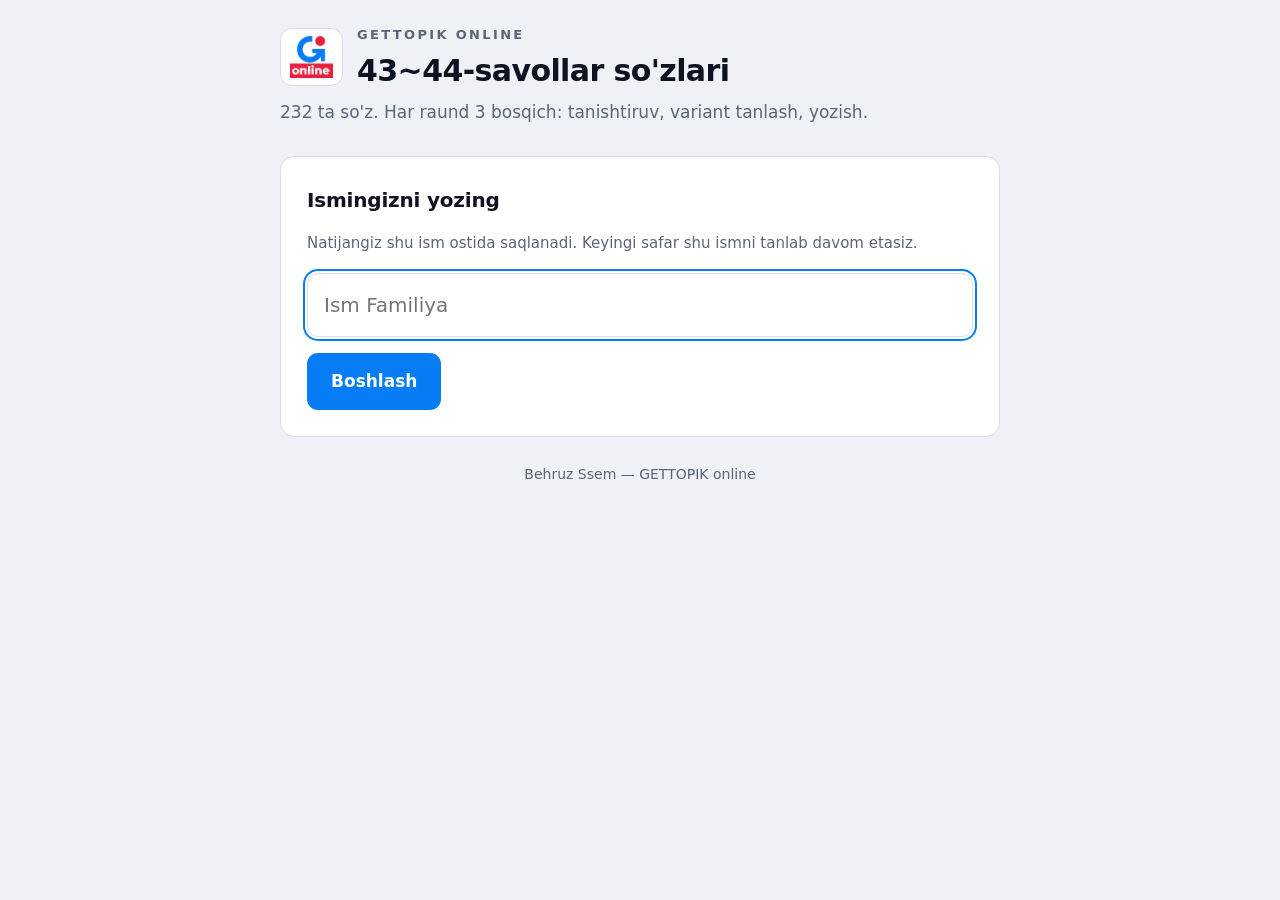
<file: gettopik-43-44-soz-oyini_6.html>
<!DOCTYPE html>
<html lang="uz">
<head>
<meta charset="utf-8">
<meta name="viewport" content="width=device-width, initial-scale=1">
<title>GETTOPIK online — 43~44-savollar so'zlari</title>
<style>
  :root{
    --bg:#EEF1F6; --card:#FFFFFF; --ink:#0E1320; --muted:#5B6478;
    --line:#D8DEE9; --accent:#067DF4; --ok:#127A4B; --no:#E91F3D; --red:#E91F3D;
  }
  *{box-sizing:border-box;margin:0;padding:0}
  body{
    background:var(--bg); color:var(--ink);
    font-family:"Segoe UI",system-ui,-apple-system,sans-serif;
    font-size:17px; line-height:1.7; display:flex; justify-content:center;
    padding:24px 16px 56px;
  }
  .wrap{width:100%;max-width:720px}
  header{margin-bottom:18px}
  .top{display:flex;align-items:center;gap:14px}
  .logo{background:#fff;border:1px solid var(--line);border-radius:12px;padding:7px 9px;line-height:0;flex:none}
  .logo img{height:42px;width:auto;display:block}
  .brand{font-size:13px;letter-spacing:.18em;text-transform:uppercase;color:var(--muted);font-weight:600}
  h1 .accent{color:var(--red)}
  h1{font-size:30px;line-height:1.25;margin-top:6px;letter-spacing:-.02em}
  .lead{color:var(--muted);margin-top:8px}
  .who{display:flex;gap:10px;align-items:center;flex-wrap:wrap;margin-top:12px;font-size:15px;color:var(--muted)}
  .who b{color:var(--ink)}
  .link{background:none;border:0;color:var(--accent);font:inherit;font-size:15px;cursor:pointer;padding:0;text-decoration:underline}

  .card{background:var(--card);border:1px solid var(--line);border-radius:14px;padding:26px;margin-bottom:16px}
  h2{font-size:20px;margin-bottom:14px;letter-spacing:-.01em}
  .hint{color:var(--muted);font-size:15px}

  .sets{display:grid;grid-template-columns:repeat(auto-fit,minmax(150px,1fr));gap:12px}
  .set{background:var(--card);border:1px solid var(--line);border-radius:12px;padding:18px;cursor:pointer;text-align:left;font:inherit;color:inherit;transition:border-color .15s,transform .15s}
  @media (hover:hover){ .set:hover{border-color:var(--accent);transform:translateY(-2px)} }
  .set .n{font-size:22px;font-weight:700}
  .set .m{color:var(--muted);font-size:14px}

  .rounds{display:grid;grid-template-columns:repeat(auto-fit,minmax(96px,1fr));gap:10px;margin-top:6px}
  .round{background:var(--card);border:1px solid var(--line);border-radius:10px;padding:14px 10px;cursor:pointer;font:inherit;color:inherit;text-align:center}
  @media (hover:hover){ .round:hover{border-color:var(--accent)} }
  .round.done{border-color:var(--ok);color:var(--ok)}
  .round b{display:block;font-size:17px}
  .round span{font-size:13px;color:var(--muted)}

  .bar{display:flex;align-items:center;gap:14px;margin-bottom:18px;flex-wrap:wrap}
  .step{font-size:14px;color:var(--muted);border:1px solid var(--line);border-radius:999px;padding:5px 12px;background:var(--card)}
  .step.on{border-color:var(--accent);color:var(--accent);font-weight:600}
  .prog{height:4px;background:var(--line);border-radius:99px;overflow:hidden;margin-bottom:22px}
  .prog i{display:block;height:100%;background:var(--accent);width:0;transition:width .25s}

  .ko{font-size:44px;font-weight:700;letter-spacing:-.02em;line-height:1.3}
  .uz{font-size:22px;margin-top:10px}
  .big-uz{font-size:32px;font-weight:600;line-height:1.4}

  .opts{display:grid;gap:12px;margin-top:20px}
  .opt{background:var(--card);border:1px solid var(--line);border-radius:11px;padding:16px 18px;text-align:left;font:inherit;color:inherit;cursor:pointer}
  @media (hover:hover){ .opt:hover{border-color:var(--accent)} }
  .opt.ok{border-color:var(--ok);color:var(--ok);font-weight:600}
  .opt.no{border-color:var(--no);color:var(--no)}
  .opt:disabled{cursor:default}

  input[type=text]{width:100%;font:inherit;font-size:28px;padding:14px 16px;margin-top:16px;border:1px solid var(--line);border-radius:11px;background:var(--card);color:var(--ink)}
  input.name{font-size:20px}
  input:focus,button:focus-visible{outline:2px solid var(--accent);outline-offset:2px}
  input.ok{border-color:var(--ok)} input.no{border-color:var(--no)}

  .btn{background:var(--accent);color:#fff;border:0;border-radius:11px;padding:14px 24px;font:inherit;font-weight:600;cursor:pointer;margin-top:16px}
  .btn.ghost{background:transparent;color:var(--muted);border:1px solid var(--line)}
  .btn:disabled{opacity:.45;cursor:default}
  .row{display:flex;gap:10px;flex-wrap:wrap;align-items:center}

  .fb{margin-top:16px;font-size:17px}
  .fb.ok{color:var(--ok)} .fb.no{color:var(--no)}

  .list{margin-top:8px}
  .list div{display:flex;justify-content:space-between;gap:16px;padding:11px 0;border-bottom:1px solid var(--line)}
  .list div:last-child{border-bottom:0}
  .list .k{font-weight:600}
  .list .v{color:var(--muted);text-align:right}

  .rank{width:100%;border-collapse:collapse;margin-top:6px}
  .rank td,.rank th{padding:10px 6px;border-bottom:1px solid var(--line);text-align:left;font-size:16px}
  .rank th{font-size:14px;color:var(--muted);font-weight:600}
  .rank td.num{text-align:right;white-space:nowrap}
  .rank tr.me td{font-weight:700;color:var(--accent)}

  .score{font-size:40px;font-weight:700}
  .warn{background:#FFF6E5;border:1px solid #F0D9A8;color:#6B4E00;border-radius:11px;padding:12px 14px;font-size:14px;margin-bottom:16px}
  footer{color:var(--muted);font-size:14px;text-align:center;margin-top:26px}
  @media (max-width:520px){ .ko{font-size:34px} .big-uz{font-size:26px} h1{font-size:24px} }
</style>
</head>
<body>
<div class="wrap">
  <header>
    <div class="top">
      <div class="logo"><img alt="GETTOPIK online" src="[data-uri]"></div>
      <div>
        <div class="brand">GETTOPIK online</div>
        <h1>43~44-savollar so'zlari</h1>
      </div>
    </div>
    <p class="lead">232 ta so'z. Har raund 3 bosqich: tanishtiruv, variant tanlash, yozish.</p>
    <div class="who" id="who"></div>
  </header>
  <main id="app"></main>
  <footer>Behruz Ssem — GETTOPIK online</footer>
</div>

<script>
const SETS = [
{id:83,title:"83-TOPIK",sub:"43~44-savollar so'zlari",words:[
["흥미롭다","qiziqarli"],["실험","tajriba"],["진행(되다)","o'tkazilmoq, davom etmoq"],["참가자","ishtirokchi"],["수백","yuzlab"],["빠르게","tez"],["지나가다","o'tib ketmoq"],["스쳐 가다","lip etib o'tib ketmoq"],["인상(을) 쓰다","qovog'ini solmoq"],["순간","lahza"],["뇌","miya"],["편도체","amigdala (miyaning hissiyot markazi)"],["활성화되다","faollashmoq"],["또렷이","aniq ravishda"],["기억하다","eslab qolmoq"],["생존","omon qolish"],["위협하다","tahdid qilmoq"],["요소","omil"],["인식하다","anglamoq, qabul qilmoq"],["재빨리","juda tez"],["학습","o'rganish"],["학습 결과","o'rganish natijasi"],["공포","qo'rquv"],["마찬가지다","xuddi shunday"],["손상되다","shikastlanmoq"],["천적","tabiiy dushman"],["위험","xavf"],["노출되다","duch kelmoq, ta'sir ostida qolmoq"],["착각","adashish, illuziya"],["현상","hodisa"],["인식","idrok"],["작동 방식","ishlash usuli"],["반응","reaksiya"],["반복적","takroriy"],["노출","duchor bo'lish"],["익숙함","tanishlik"],["공통점","umumiy jihat"],["발견하다","aniqlamoq, topmoq"],["받아들이다","qabul qilmoq"]]},
{id:91,title:"91-TOPIK",sub:"43~44-savollar so'zlari",words:[
["도심","shahar markazi"],["한가운데","qoq o'rtasi"],["세상","dunyo"],["공간","makon, joy"],["존재하다","mavjud bo'lmoq"],["조선","Joseon (sulola)"],["역대","barcha avvalgi, tarix davomidagi"],["왕","qirol"],["왕비","qirolicha"],["제사","ajdodlarga bag'ishlangan marosim"],["모시다","hurmat bilan bag'ishlamoq"],["종묘","Jongmyo (qirollik ajdodlari ziyoratgohi)"],["정전","bosh bino (Jongmyo'ning asosiy binosi)"],["낮다","past"],["담장","devor"],["지나다","o'tmoq"],["정면","ro'para tomon"],["마주하다","ro'para kelmoq"],["순간","lahza"],["크기","kattalik"],["위엄","salobat"],["압도되다","bosib ketilmoq, hayratdan qotmoq"],["그중","ular ichida"],["단연","shubhasiz, ayniqsa"],["눈에 띄다","ko'zga tashlanmoq"],["지붕","tom"],["가로길이","eni, ko'ndalang uzunlik"],["수평선","ufq chizig'i"],["일직선","to'g'ri chiziq"],["길게","uzun qilib"],["뻗다","cho'zilmoq"],["마치","go'yo"],["바닥","yer, tag"],["덮다","yopmoq, qoplamoq"],["내려오다","pastga tushmoq"],["좌우","chap va o'ng tomon"],["완벽하다","mukammal"],["대칭","simmetriya"],["이루다","hosil qilmoq, tashkil qilmoq"],["모습","ko'rinish"],["감탄","hayrat"],["절로","o'z-o'zidan, beixtiyor"],["화려하다","hashamatli, dabdabali"],["색깔","rang"],["단아하다","sodda va nafis"],["기둥","ustun"],["절묘하다","g'oyat uyg'un, mohirona"],["균형","muvozanat"],["줄지어","qator bo'lib"],["드리다","(marosim) o'tkazmoq"],["엄숙하다","tantanali, jiddiy"],["곳답게","o'sha joyga yarasha"],["절제되다","ortiqcha bezaksiz, me'yorli"],["아름다움","go'zallik"],["신성하다","muqaddas"],["장엄하다","ulug'vor"],["분위기","muhit"],["자아내다","hosil qilmoq, uyg'otmoq"],["건축미","me'moriy go'zallik"],["건립","bunyod etish, qurilish"],["과정","jarayon"],["관리","parvarish, boshqaruv"],["현대적","zamonaviy"],["기능","vazifa, funksiya"],["곡선","egri chiziq"],["형태","shakl"],["휘다","egilmoq"],["사용되다","ishlatilmoq"],["멀리","uzoqda"],["떨어지다","uzoqda joylashmoq"],["지내다","(marosim) o'tkazmoq"]]},
{id:96,title:"96-TOPIK",sub:"43~44-savollar so'zlari",words:[
["눈 덮인","qor bilan qoplangan"],["설산","qorli tog'"],["더미","uyum"],["뜨겁다","issiq"],["태양","quyosh"],["장인","usta, hunarmand"],["묵묵히","indamay, jimgina"],["염전","tuz koni (dengiz suvidan tuz olinadigan maydon)"],["드넓다","bepoyon, juda keng"],["벌","tekislik, dala"],["칸막이","to'siq, bo'luvchi devor"],["바닷물","dengiz suvi"],["가두다","qamab qo'ymoq, to'plab qo'ymoq"],["증발하다","bug'lanmoq"],["바닥","tub, yer"],["하얗다","oppoq"],["정육면체","kub"],["결정","kristall"],["생겨나다","paydo bo'lmoq"],["머물다","turmoq, qolmoq"],["살랑살랑","mayin esib (shabada haqida)"],["불다","esmoq"],["쌓이다","to'planmoq, uyulmoq"],["수확하다","hosilni yig'moq"],["일꾼","ishchi"],["끌개","tirnagich (tuz yig'adigan asbob)"],["부지런히","tirishqoqlik bilan"],["가득하다","to'la bo'lmoq"],["모으다","to'plamoq"],["한데","bir joyga"],["쌓아 놓다","uyib qo'ymoq"],["포장하다","qadoqlamoq"],["남다","qolmoq"],["수분","namlik"],["조금이라도","ozgina bo'lsa ham"],["제거하다","yo'q qilmoq, ketkazmoq"],["이윽고","nihoyat, oradan vaqt o'tib"],["길다","uzun"],["인내","sabr"],["끝","oxir"],["자연","tabiat"],["인간","inson"],["빚어내다","yaratmoq, vujudga keltirmoq"],["탄생하다","dunyoga kelmoq"],["생산하다","ishlab chiqarmoq"],["과정","jarayon"],["관리하다","boshqarmoq, parvarish qilmoq"],["지니다","ega bo'lmoq"],["경제적","iqtisodiy"],["가치","qiymat, qadr"],["건강","salomatlik"],["영향을 미치다","ta'sir ko'rsatmoq"],["한곳","bir joy"],["홍보하다","reklama qilmoq, targ'ib qilmoq"],["옮기다","ko'chirmoq"],["생산량","ishlab chiqarish hajmi"],["확인하다","tekshirmoq, aniqlamoq"],["물기","nam, namlik"],["없애다","yo'qotmoq"]]},
{id:102,title:"102-TOPIK",sub:"43~44-savollar so'zlari",words:[
["강 언저리","daryo bo'yi"],["굽이치다","egri-bugri oqmoq"],["강물","daryo suvi"],["따라","bo'ylab"],["병풍","paravan (buklanadigan to'siq)"],["펼쳐지다","yoyilmoq"],["암벽","qoya"],["새기다","o'ymoq, naqsh solmoq"],["수십","o'nlab"],["마리","dona (hayvon sanog'i)"],["고래","kit"],["물결","to'lqin"],["부딪치다","urilmoq"],["암각화","qoyatosh rasmlari"],["수면","suv yuzasi"],["뛰어오르다","sakrab chiqmoq"],["줄무늬","yo'l-yo'l chiziq"],["혹등고래","bukri kit"],["새끼","bola (hayvon bolasi)"],["등에 업다","orqasiga ko'tarmoq"],["귀신고래","kulrang kit"],["색칠","bo'yash, rang berish"],["문자","yozuv, harf"],["설명","izoh"],["그림","rasm"],["세밀하다","juda nozik, batafsil"],["묘사","tasvir"],["정체","asl kimligi, turi"],["단번에","bir zumda"],["구별되다","farqlanmoq"],["지나가다","o'tib ketmoq"],["한 척","bitta (qayiq sanog'i)"],["배","qayiq"],["던지다","otmoq, uloqtirmoq"],["작살","garpun"],["맞다","tegmoq"],["힘없이","holsiz, kuchsiz"],["끌려가다","sudralib ketmoq"],["뭍","quruqlik"],["끌다","sudramoq, tortmoq"],["춤을 추다","raqs tushmoq"],["사내","erkak"],["유례","o'xshashi, misoli"],["찾아보다","izlab topmoq"],["사실적이다","realistik"],["모습","ko'rinish"],["반구대","Ban'gude"],["고대인","qadimgi odamlar"],["겪다","boshdan kechirmoq"],["바다","dengiz"],["생생히","jonli, aniq"],["표현되다","ifodalanmoq"],["내용","mazmun"],["보존하다","asrab-avaylamoq"],["방식","usul"],["제작하다","yaratmoq, ishlab chiqarmoq"],["연대","davr, sana"],["발견되다","topilmoq"],["강가","daryo bo'yi"],["확인하다","aniqlamoq"],["다양하다","xilma-xil"],["칠해지다","bo'yalgan bo'lmoq"],["유사하다","o'xshash"]]}
];
</script>
<script>
/* ============ server (umumiy reyting) ============ */
const API='https://gogeup-soz-reyting.online-koreys-tili.workers.dev';
const GAME='topik-43-44-v3';   // so'zlar almashgani uchun reyting noldan
let TOP=null, TOP_ERR=false;

async function pushScore(){
  const s=userScore(DB.current);
  try{
    await fetch(API+'/score',{method:'POST',headers:{'Content-Type':'application/json'},
      body:JSON.stringify({game:GAME,name:DB.current,ok:s.ok,done:s.done})});
  }catch(e){ /* internet yo'q — natija telefonda saqlanib turaveradi */ }
}
async function fetchTop(){
  try{
    const r=await fetch(API+'/top?game='+GAME);
    const d=await r.json(); TOP=d.rows||[]; TOP_ERR=false;
  }catch(e){ TOP=null; TOP_ERR=true; }
}

/* ============ saqlash ============ */
const KEY='gettopik_43_44_v3';   // v2 — so'zlar almashgani uchun eski natijalar tozalanadi
let DB={users:{},current:null};
let SAVE_OK=true;

function load(){
  try{ const r=localStorage.getItem(KEY); if(r) DB=JSON.parse(r); }
  catch(e){ SAVE_OK=false; }
}
function save(){
  try{ localStorage.setItem(KEY, JSON.stringify(DB)); }
  catch(e){ SAVE_OK=false; }
}
function blankUser(){
  const st={}; SETS.forEach(s=>st[s.id]=s.words.map(()=>null));
  return {stats:st, done:{}, last:null};
}
function U(){
  if(!DB.current) return null;
  let u=DB.users[DB.current];
  if(!u){ u=DB.users[DB.current]=blankUser(); }
  SETS.forEach(s=>{ if(!u.stats[s.id]||u.stats[s.id].length!==s.words.length) u.stats[s.id]=s.words.map(()=>null); });
  if(!u.done) u.done={};
  return u;
}

/* ============ yordamchi ============ */
const app=document.getElementById('app');
const whoEl=document.getElementById('who');
const state={set:null, round:null, mode:'round', list:[], i:0, correct:0, wrong:[], miss:{}};

function chunk(arr,n){
  const r=[]; for(let i=0;i<arr.length;i+=n) r.push(arr.slice(i,i+n));
  if(r.length>1 && r[r.length-1].length<=3){ const t=r.pop(); r[r.length-1]=r[r.length-1].concat(t); }
  return r;
}
function shuffle(a){a=a.slice();for(let i=a.length-1;i>0;i--){const j=Math.random()*(i+1)|0;[a[i],a[j]]=[a[j],a[i]];}return a;}
function rounds(set){ return chunk(set.words.map((w,i)=>({ko:w[0],uz:w[1],idx:i,setId:set.id})),10); }
function norm(s){return s.replace(/\s+/g,'').trim();}
function accepted(ko){ const v=[ko, ko.replace(/\([^)]*\)/g,''), ko.replace(/[()]/g,'')]; return [...new Set(v.map(norm).filter(Boolean))]; }
function setById(id){ return SETS.find(s=>s.id===id); }
function setStat(s){ const a=U().stats[s.id]; return {ok:a.filter(x=>x===true).length, no:a.filter(x=>x===false).length, done:a.filter(x=>x!==null).length, all:a.length}; }
function totalStat(){ let ok=0,no=0,all=0; SETS.forEach(s=>{const t=setStat(s);ok+=t.ok;no+=t.no;all+=t.all;}); return {ok,no,all}; }
function wrongOf(setId){
  const s=setById(setId), a=U().stats[setId], out=[];
  a.forEach((v,i)=>{ if(v===false) out.push({ko:s.words[i][0],uz:s.words[i][1],idx:i,setId}); });
  return out;
}
function allWrong(){ return SETS.flatMap(s=>wrongOf(s.id)); }
function userScore(name){
  const u=DB.users[name]; if(!u) return {ok:0,done:0};
  let ok=0,done=0;
  SETS.forEach(s=>{ const a=u.stats[s.id]||[]; a.forEach(v=>{ if(v!==null) done++; if(v===true) ok++; }); });
  return {ok,done};
}

/* ============ ism ============ */
function screenName(){
  whoEl.innerHTML='';
  app.innerHTML=`
    ${SAVE_OK?'':'<div class="warn">Bu brauzerda natija saqlanmaydi. Saytni oddiy oynada oching (yashirin rejim emas).</div>'}
    <div class="card">
      <h2>Ismingizni yozing</h2>
      <p class="hint">Natijangiz shu ism ostida saqlanadi. Keyingi safar shu ismni tanlab davom etasiz.</p>
      <input type="text" class="name" id="nm" maxlength="24" placeholder="Ism Familiya" autocomplete="off">
      <div class="row"><button class="btn" id="go">Boshlash</button></div>
    </div>
    ${Object.keys(DB.users).length?`
    <div class="card">
      <h2>Avvalgi ismlar</h2>
      <div class="row">
        ${Object.keys(DB.users).map(n=>`<button class="btn ghost" data-n="${n}">${n}</button>`).join('')}
      </div>
    </div>`:''}`;
  const nm=document.getElementById('nm'); nm.focus();
  const go=()=>{
    const v=nm.value.trim(); if(!v) {nm.focus(); return;}
    DB.current=v; if(!DB.users[v]) DB.users[v]=blankUser(); save(); screenSets();
  };
  document.getElementById('go').onclick=go;
  nm.addEventListener('keydown',e=>{if(e.key==='Enter')go();});
  app.querySelectorAll('[data-n]').forEach(b=>b.onclick=()=>{DB.current=b.dataset.n;save();screenSets();});
}
function whoBar(){
  whoEl.innerHTML=`<span>O'quvchi: <b>${DB.current}</b></span>
    <button class="link" id="chg">ismni almashtirish</button>`;
  document.getElementById('chg').onclick=()=>{DB.current=null;save();screenName();};
}

/* ============ bo'limlar ============ */
function screenSets(){
  whoBar();
  if(TOP===null && !TOP_ERR) fetchTop().then(()=>{ if(document.getElementById('reload')) screenSets(); });
  const t=totalStat(), u=U(), aw=allWrong();
  const resume=u.last?`<button class="btn" id="res">Davom etish — ${setById(u.last.setId).title} · ${u.last.round+1}-raund</button>`:'';
  app.innerHTML=`
    ${SAVE_OK?'':'<div class="warn">Diqqat: bu brauzerda natija saqlanmayapti.</div>'}
    ${resume?`<div class="card"><h2>Qoldirgan joyingiz</h2>${resume}</div>`:''}
    <div class="card">
      <h2>Bo'limni tanlang</h2>
      <div class="sets" style="margin-top:12px">
        ${SETS.map((s,i)=>{const st=setStat(s);return `
          <button class="set" data-i="${i}">
            <div class="n">${s.title}</div>
            <div class="m">${s.words.length} ta so'z · ${rounds(s).length} raund</div>
            <div class="m" style="color:${st.done?'var(--ink)':'var(--muted)'}">${st.done? st.ok+'/'+st.all+" to'g'ri · "+st.no+' xato':'boshlanmagan'}</div>
          </button>`}).join('')}
      </div>
    </div>
    <div class="card">
      <h2>Umumiy statistika</h2>
      <div class="score">${t.ok} / ${t.all}</div>
      <p class="hint">${t.no} ta xato · ${t.all-t.ok-t.no} ta so'z hali ishlanmagan</p>
      ${aw.length?`<button class="btn" id="rev">Xato so'zlarni takrorlash (${aw.length} ta)</button>`:''}
    </div>
    ${rankCard()}
    <div class="card">
      <h2>Boshqarish</h2>
      <div class="row">
        <button class="btn ghost" id="reset">Mening natijamni tozalash</button>
      </div>
    </div>`;
  app.querySelectorAll('.set').forEach(b=>b.onclick=()=>{state.set=SETS[+b.dataset.i];screenRounds();});
  const r=document.getElementById('res'); if(r) r.onclick=()=>{state.set=setById(u.last.setId);startRound(u.last.round);};
  const rv=document.getElementById('rev'); if(rv) rv.onclick=()=>startReview(allWrong(),null);
  const rl=document.getElementById('reload'); if(rl) rl.onclick=async()=>{ TOP=null;TOP_ERR=false;screenSets(); await fetchTop(); screenSets(); };
  document.getElementById('reset').onclick=()=>{
    if(confirm('Natijangiz o\'chiriladi. Davom etamizmi?')){ DB.users[DB.current]=blankUser(); save(); screenSets(); }
  };
}

function rankCard(){
  let body;
  if(TOP===null && !TOP_ERR) body='<p class="hint">Yuklanmoqda...</p>';
  else if(TOP_ERR) body='<p class="hint">Reytingni yuklab bo\'lmadi. Internetni tekshiring.</p>';
  else if(!TOP.length) body='<p class="hint">Hali hech kim natija yubormagan. Birinchi bo\'ling.</p>';
  else body=`<table class="rank">
        <tr><th>#</th><th>Ism</th><th class="num">To'g'ri</th><th class="num">Ishlangan</th></tr>
        ${TOP.map((r,i)=>`<tr class="${r.name===DB.current?'me':''}">
          <td>${i+1}</td><td>${r.name}</td><td class="num">${r.ok}</td><td class="num">${r.done} / 232</td></tr>`).join('')}
      </table>`;
  return `
    <div class="card">
      <h2>Reyting</h2>
      <p class="hint">Barcha o'quvchilar. Raund tugagach natijangiz avtomatik yuboriladi.</p>
      ${body}
      <button class="btn ghost" id="reload">Yangilash</button>
    </div>`;
}

/* ============ raundlar ============ */
function screenRounds(){
  whoBar();
  const rs=rounds(state.set), st=setStat(state.set), w=wrongOf(state.set.id), u=U();
  app.innerHTML=`
    <div class="card">
      <h2>${state.set.title} — raundlar</h2>
      <p class="hint">${st.ok}/${st.all} to'g'ri · ${st.no} xato</p>
      <div class="rounds">
        ${rs.map((r,i)=>`<button class="round ${u.done[state.set.id+'-'+i]?'done':''}" data-i="${i}">
          <b>${i+1}-raund</b><span>${r.length} ta so'z</span></button>`).join('')}
      </div>
      <div class="row">
        ${w.length?`<button class="btn" id="rev">Xato so'zlarni takrorlash (${w.length} ta)</button>`:''}
        <button class="btn ghost" id="back">Bo'limlar</button>
      </div>
    </div>`;
  app.querySelectorAll('.round').forEach(b=>b.onclick=()=>startRound(+b.dataset.i));
  const rv=document.getElementById('rev'); if(rv) rv.onclick=()=>startReview(w, state.set);
  document.getElementById('back').onclick=screenSets;
}

function startRound(r){
  state.mode='round'; state.round=r; state.list=rounds(state.set)[r];
  state.i=0; state.correct=0; state.wrong=[]; state.miss={};
  const u=U(); u.last={setId:state.set.id, round:r}; save();
  phase1();
}
function startReview(list, set){
  state.mode='review'; state.set=set; state.round=null; state.list=shuffle(list);
  state.i=0; state.correct=0; state.wrong=[]; state.miss={};
  phase1();
}
function title(){ return state.mode==='review' ? 'Xatolarni takrorlash' : state.set.title+' · '+(state.round+1)+'-raund'; }
function backScreen(){ return state.mode==='review' && !state.set ? screenSets : screenRounds; }

function bar(phase, pct){
  const names=["Tanishtiruv","Variant tanlash","Yozish"];
  return `<div class="bar">
      <div class="step">${title()}</div>
      ${names.map((n,i)=>`<div class="step ${i+1===phase?'on':''}">${i+1}. ${n}</div>`).join('')}
    </div>
    <div class="prog"><i style="width:${pct}%"></i></div>`;
}
function markMiss(i, ok){ if(!ok) state.miss[i]=true; }
function commit(){
  const u=U();
  state.list.forEach((w,j)=>{ u.stats[w.setId][w.idx] = !state.miss[j]; });
  if(state.mode==='round') u.done[state.set.id+'-'+state.round]=true;
  save();
  pushScore().then(()=>{ TOP=null; });
}

/* ---- 1: tanishtiruv ---- */
function phase1(){
  const w=state.list[state.i];
  app.innerHTML=`
    ${bar(1, state.i/state.list.length*100)}
    <div class="card" style="text-align:center;padding:44px 26px">
      <div class="hint">${state.i+1} / ${state.list.length}</div>
      <div class="ko" style="margin-top:14px">${w.ko}</div>
      <div class="uz">${w.uz}</div>
    </div>
    <div class="row">
      <button class="btn" id="next">${state.i+1===state.list.length?'Mashqni boshlash':"Keyingi so'z"}</button>
      <button class="btn ghost" id="prev" ${state.i===0?'disabled':''}>Orqaga</button>
      <button class="btn ghost" id="exit">Chiqish</button>
    </div>`;
  document.getElementById('next').onclick=()=>{
    if(state.i+1===state.list.length){ state.i=0;state.correct=0;state.wrong=[];phase2(); }
    else { state.i++; phase1(); }
  };
  document.getElementById('prev').onclick=()=>{ if(state.i>0){state.i--;phase1();} };
  document.getElementById('exit').onclick=backScreen();
}

/* ---- 2: variant tanlash ---- */
function makeOptions(w){
  const seen=new Set([w.uz]); const pick=[];
  const take=list=>{ for(const x of shuffle(list)){ if(pick.length>=3) return; const m=x.uz||x[1]; if(!seen.has(m)){ seen.add(m); pick.push(m); } } };
  take(state.list);
  take(setById(w.setId).words.map(x=>({uz:x[1]})));
  return shuffle(pick.concat([w.uz]));
}
function phase2(){
  const w=state.list[state.i], opts=makeOptions(w);
  app.innerHTML=`
    ${bar(2, state.i/state.list.length*100)}
    <div class="card">
      <div class="hint">${state.i+1} / ${state.list.length} · to'g'ri: ${state.correct}</div>
      <div class="ko" style="margin-top:10px">${w.ko}</div>
      <p class="hint" style="margin-top:8px">Ma'nosini tanlang.</p>
      <div class="opts">${opts.map((o,i)=>`<button class="opt" data-o="${i}">${o}</button>`).join('')}</div>
      <div class="fb" id="fb"></div>
    </div>
    <button class="btn ghost" id="exit">Chiqish</button>`;
  document.getElementById('exit').onclick=backScreen();
  const btns=[...app.querySelectorAll('.opt')];
  btns.forEach((b,i)=>b.onclick=()=>{
    btns.forEach(x=>x.disabled=true);
    const ok=opts[i]===w.uz;
    b.classList.add(ok?'ok':'no');
    if(!ok){ btns[opts.indexOf(w.uz)].classList.add('ok'); state.wrong.push(w); } else state.correct++;
    markMiss(state.i, ok);
    const fb=document.getElementById('fb');
    fb.className='fb '+(ok?'ok':'no');
    fb.innerHTML=ok?"To'g'ri.":`Noto'g'ri. <b>${w.ko}</b> — ${w.uz}`;
    setTimeout(()=>{
      if(state.i+1===state.list.length){ state.i=0;state.correct=0;state.wrong=[];phase3(); }
      else { state.i++; phase2(); }
    }, ok?650:1500);
  });
}

/* ---- 3: yozish ---- */
function phase3(){
  const w=state.list[state.i];
  app.innerHTML=`
    ${bar(3, state.i/state.list.length*100)}
    <div class="card">
      <div class="hint">${state.i+1} / ${state.list.length} · to'g'ri: ${state.correct}</div>
      <div class="big-uz" style="margin-top:10px">${w.uz}</div>
      <p class="hint" style="margin-top:8px">Koreyschasini yozing.${/[()]/.test(w.ko)?" Qavsli qism ixtiyoriy.":""}</p>
      <input type="text" id="in" name="k${Math.random().toString(36).slice(2)}" autocomplete="off" autocorrect="off"
             autocapitalize="off" spellcheck="false" data-form-type="other" data-lpignore="true" placeholder="한국어">
      <div class="row">
        <button class="btn" id="check">Tekshirish</button>
        <button class="btn ghost" id="show">Javobni ko'rsatish</button>
      </div>
      <div class="fb" id="fb"></div>
    </div>
    <button class="btn ghost" id="exit">Chiqish</button>`;
  document.getElementById('exit').onclick=backScreen();
  const inp=document.getElementById('in'); inp.focus();
  const fb=document.getElementById('fb');
  let answered=false;
  function done(ok){
    answered=true; inp.disabled=true; inp.classList.add(ok?'ok':'no');
    fb.className='fb '+(ok?'ok':'no');
    fb.innerHTML=ok?"To'g'ri.":`To'g'ri javob: <b>${w.ko}</b>`;
    if(ok) state.correct++; else state.wrong.push(w);
    markMiss(state.i, ok);
    setTimeout(()=>{
      if(state.i+1===state.list.length){ commit(); finish(); }
      else { state.i++; phase3(); }
    }, ok?650:1800);
  }
  document.getElementById('check').onclick=()=>{
    if(answered) return;
    if(!inp.value.trim()){ inp.focus(); return; }
    done(accepted(w.ko).includes(norm(inp.value)));
  };
  document.getElementById('show').onclick=()=>{ if(!answered) done(false); };
  inp.addEventListener('keydown',e=>{ if(e.key==='Enter') document.getElementById('check').click(); });
}

/* ---- yakun ---- */
function finish(){
  const n=state.list.length, pct=Math.round(state.correct/n*100);
  const missed=state.list.filter((w,j)=>state.miss[j]);
  const rs=state.set?rounds(state.set):[];
  const hasNext=state.mode==='round' && state.round+1<rs.length;
  app.innerHTML=`
    <div class="card">
      <h2>${state.mode==='review'?'Takrorlash tugadi':state.round+1+'-raund tugadi'}</h2>
      <div class="score">${state.correct} / ${n}</div>
      <p class="hint">Yozish bosqichi — ${pct}%</p>
      ${missed.length?`
        <h2 style="margin-top:24px">Xato qilgan so'zlaringiz</h2>
        <div class="list">${missed.map(w=>`<div><span class="k">${w.ko}</span><span class="v">${w.uz}</span></div>`).join('')}</div>
        <button class="btn" id="onlywrong">Faqat shu so'zlarni takrorlash (${missed.length} ta)</button>
        `:`<p class="hint" style="margin-top:14px">Hamma so'z to'g'ri.</p>`}
      <div class="row">
        <button class="btn ghost" id="again">${state.mode==='review'?'Qaytadan':'Raundni qayta yechish'}</button>
        ${hasNext?`<button class="btn ghost" id="next">${state.round+2}-raund</button>`:''}
        <button class="btn ghost" id="exit">${state.set?'Raundlar':"Bo'limlar"}</button>
      </div>
    </div>
    ${setDoneCard()}`;
  const ow=document.getElementById('onlywrong'); if(ow) ow.onclick=()=>startReview(missed, state.set);
  const ag=document.getElementById('again');
  ag.onclick=()=> state.mode==='review' ? startReview(state.list, state.set) : startRound(state.round);
  const nx=document.getElementById('next'); if(nx) nx.onclick=()=>startRound(state.round+1);
  document.getElementById('exit').onclick=backScreen();
  const ts=document.getElementById('tosets'); if(ts) ts.onclick=screenSets;
}
function setDoneCard(){
  if(state.mode!=='round') return '';
  const st=setStat(state.set); if(st.done<st.all) return '';
  const t=totalStat();
  return `<div class="card">
      <h2>${state.set.title} tugadi</h2>
      <div class="score">${st.ok} / ${st.all}</div>
      <p class="hint">${st.no} ta xato</p>
      <h2 style="margin-top:22px">Umumiy statistika</h2>
      <div class="score">${t.ok} / ${t.all}</div>
      <p class="hint">${t.no} ta xato · ${t.all-t.ok-t.no} ta so'z hali ishlanmagan</p>
      <button class="btn" id="tosets">Bo'limlarga qaytish</button>
    </div>`;
}

/* ---- start ---- */
load();
if(DB.current && DB.users[DB.current]) screenSets(); else screenName();
</script>
</body>
</html>
</file>
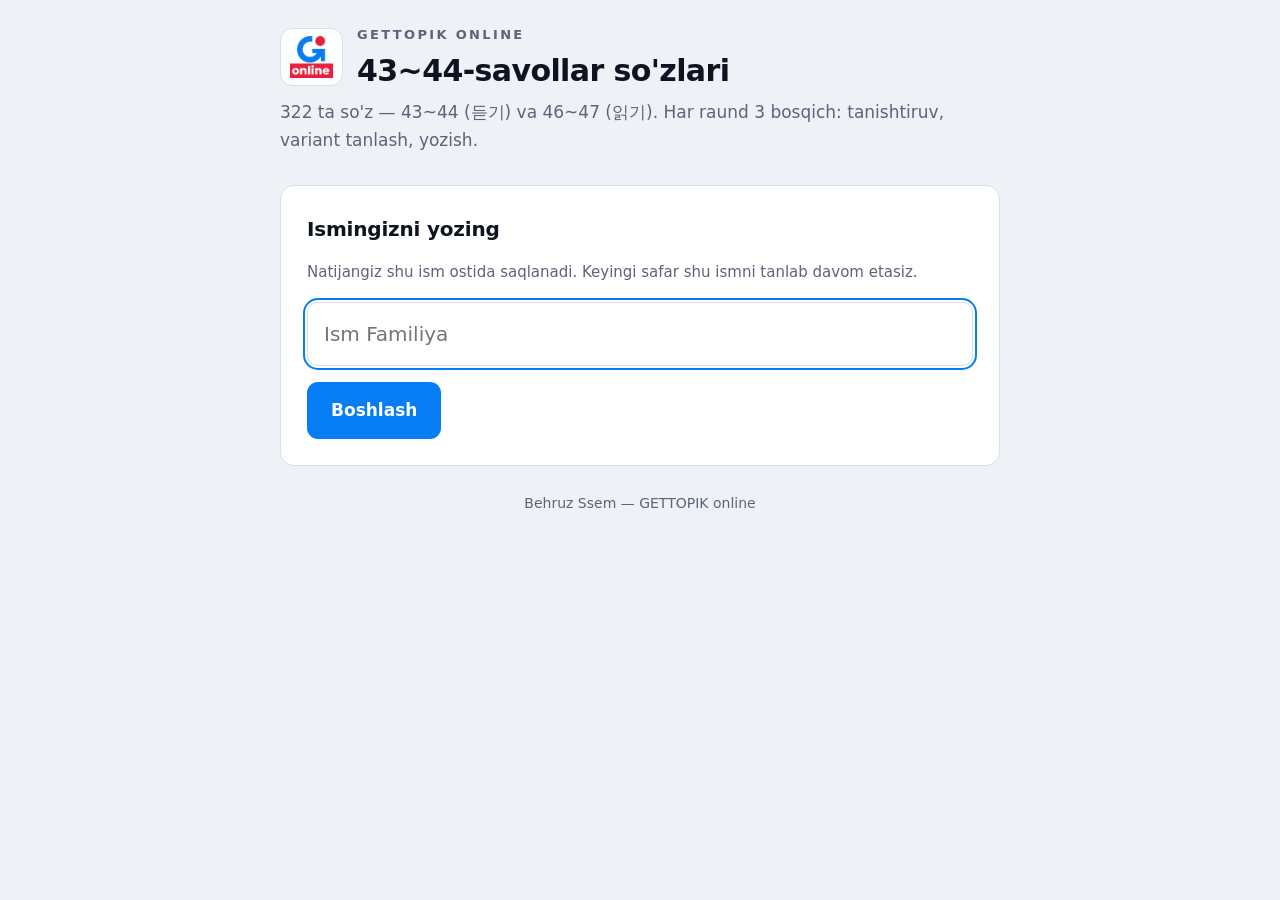
<file: gettopik-soz-oyini.html>
<!DOCTYPE html>
<html lang="uz">
<head>
<meta charset="utf-8">
<meta name="viewport" content="width=device-width, initial-scale=1">
<title>GETTOPIK online — 43~44-savollar so'zlari</title>
<style>
  :root{
    --bg:#EEF1F6; --card:#FFFFFF; --ink:#0E1320; --muted:#5B6478;
    --line:#D8DEE9; --accent:#067DF4; --ok:#127A4B; --no:#E91F3D; --red:#E91F3D;
  }
  *{box-sizing:border-box;margin:0;padding:0}
  body{
    background:var(--bg); color:var(--ink);
    font-family:"Segoe UI",system-ui,-apple-system,sans-serif;
    font-size:17px; line-height:1.7; display:flex; justify-content:center;
    padding:24px 16px 56px;
  }
  .wrap{width:100%;max-width:720px}
  header{margin-bottom:18px}
  .top{display:flex;align-items:center;gap:14px}
  .logo{background:#fff;border:1px solid var(--line);border-radius:12px;padding:7px 9px;line-height:0;flex:none}
  .logo img{height:42px;width:auto;display:block}
  .brand{font-size:13px;letter-spacing:.18em;text-transform:uppercase;color:var(--muted);font-weight:600}
  h1 .accent{color:var(--red)}
  h1{font-size:30px;line-height:1.25;margin-top:6px;letter-spacing:-.02em}
  .lead{color:var(--muted);margin-top:8px}
  .who{display:flex;gap:10px;align-items:center;flex-wrap:wrap;margin-top:12px;font-size:15px;color:var(--muted)}
  .who b{color:var(--ink)}
  .link{background:none;border:0;color:var(--accent);font:inherit;font-size:15px;cursor:pointer;padding:0;text-decoration:underline}

  .card{background:var(--card);border:1px solid var(--line);border-radius:14px;padding:26px;margin-bottom:16px}
  h2{font-size:20px;margin-bottom:14px;letter-spacing:-.01em}
  .hint{color:var(--muted);font-size:15px}

  .sets{display:grid;grid-template-columns:repeat(auto-fit,minmax(150px,1fr));gap:12px}
  .set{background:var(--card);border:1px solid var(--line);border-radius:12px;padding:18px;cursor:pointer;text-align:left;font:inherit;color:inherit;transition:border-color .15s,transform .15s}
  @media (hover:hover){ .set:hover{border-color:var(--accent);transform:translateY(-2px)} }
  .set .n{font-size:22px;font-weight:700}
  .set .m{color:var(--muted);font-size:14px}

  .rounds{display:grid;grid-template-columns:repeat(auto-fit,minmax(96px,1fr));gap:10px;margin-top:6px}
  .round{background:var(--card);border:1px solid var(--line);border-radius:10px;padding:14px 10px;cursor:pointer;font:inherit;color:inherit;text-align:center}
  @media (hover:hover){ .round:hover{border-color:var(--accent)} }
  .round.done{border-color:var(--ok);color:var(--ok)}
  .round b{display:block;font-size:17px}
  .round span{font-size:13px;color:var(--muted)}

  .bar{display:flex;align-items:center;gap:14px;margin-bottom:18px;flex-wrap:wrap}
  .step{font-size:14px;color:var(--muted);border:1px solid var(--line);border-radius:999px;padding:5px 12px;background:var(--card)}
  .step.on{border-color:var(--accent);color:var(--accent);font-weight:600}
  .prog{height:4px;background:var(--line);border-radius:99px;overflow:hidden;margin-bottom:22px}
  .prog i{display:block;height:100%;background:var(--accent);width:0;transition:width .25s}

  .ko{font-size:44px;font-weight:700;letter-spacing:-.02em;line-height:1.3}
  .uz{font-size:22px;margin-top:10px}
  .big-uz{font-size:32px;font-weight:600;line-height:1.4}

  .opts{display:grid;gap:12px;margin-top:20px}
  .opt{background:var(--card);border:1px solid var(--line);border-radius:11px;padding:16px 18px;text-align:left;font:inherit;color:inherit;cursor:pointer}
  @media (hover:hover){ .opt:hover{border-color:var(--accent)} }
  .opt.ok{border-color:var(--ok);color:var(--ok);font-weight:600}
  .opt.no{border-color:var(--no);color:var(--no)}
  .opt:disabled{cursor:default}

  input[type=text]{width:100%;font:inherit;font-size:28px;padding:14px 16px;margin-top:16px;border:1px solid var(--line);border-radius:11px;background:var(--card);color:var(--ink)}
  input.name{font-size:20px}
  input:focus,button:focus-visible{outline:2px solid var(--accent);outline-offset:2px}
  input.ok{border-color:var(--ok)} input.no{border-color:var(--no)}

  .btn{background:var(--accent);color:#fff;border:0;border-radius:11px;padding:14px 24px;font:inherit;font-weight:600;cursor:pointer;margin-top:16px}
  .btn.ghost{background:transparent;color:var(--muted);border:1px solid var(--line)}
  .btn:disabled{opacity:.45;cursor:default}
  .row{display:flex;gap:10px;flex-wrap:wrap;align-items:center}

  .fb{margin-top:16px;font-size:17px}
  .fb.ok{color:var(--ok)} .fb.no{color:var(--no)}

  .list{margin-top:8px}
  .list div{display:flex;justify-content:space-between;gap:16px;padding:11px 0;border-bottom:1px solid var(--line)}
  .list div:last-child{border-bottom:0}
  .list .k{font-weight:600}
  .list .v{color:var(--muted);text-align:right}

  .rank{width:100%;border-collapse:collapse;margin-top:6px}
  .rank td,.rank th{padding:10px 6px;border-bottom:1px solid var(--line);text-align:left;font-size:16px}
  .rank th{font-size:14px;color:var(--muted);font-weight:600}
  .rank td.num{text-align:right;white-space:nowrap}
  .rank tr.me td{font-weight:700;color:var(--accent)}

  .score{font-size:40px;font-weight:700}
  .warn{background:#FFF6E5;border:1px solid #F0D9A8;color:#6B4E00;border-radius:11px;padding:12px 14px;font-size:14px;margin-bottom:16px}
  footer{color:var(--muted);font-size:14px;text-align:center;margin-top:26px}
  @media (max-width:520px){ .ko{font-size:34px} .big-uz{font-size:26px} h1{font-size:24px} }
</style>
</head>
<body>
<div class="wrap">
  <header>
    <div class="top">
      <div class="logo"><img alt="GETTOPIK online" src="[data-uri]"></div>
      <div>
        <div class="brand">GETTOPIK online</div>
        <h1>43~44-savollar so'zlari</h1>
      </div>
    </div>
    <p class="lead">322 ta so'z — 43~44 (듣기) va 46~47 (읽기). Har raund 3 bosqich: tanishtiruv, variant tanlash, yozish.</p>
    <div class="who" id="who"></div>
  </header>
  <main id="app"></main>
  <footer>Behruz Ssem — GETTOPIK online</footer>
</div>

<script>
const SECTIONS = [
{id:"listen",label:"43~44 · Tinglash (듣기)",sets:[
{id:83,title:"83-TOPIK",sub:"43~44 듣기",words:[["흥미롭다","qiziqarli"],["실험","tajriba"],["진행(되다)","o'tkazilmoq, davom etmoq"],["참가자","ishtirokchi"],["수백","yuzlab"],["빠르게","tez"],["지나가다","o'tib ketmoq"],["스쳐 가다","lip etib o'tib ketmoq"],["인상(을) 쓰다","qovog'ini solmoq"],["순간","lahza"],["뇌","miya"],["편도체","amigdala (miyaning hissiyot markazi)"],["활성화되다","faollashmoq"],["또렷이","aniq ravishda"],["기억하다","eslab qolmoq"],["생존","omon qolish"],["위협하다","tahdid qilmoq"],["요소","omil"],["인식하다","anglamoq, qabul qilmoq"],["재빨리","juda tez"],["학습","o'rganish"],["학습 결과","o'rganish natijasi"],["공포","qo'rquv"],["마찬가지다","xuddi shunday"],["손상되다","shikastlanmoq"],["천적","tabiiy dushman"],["위험","xavf"],["노출되다","duch kelmoq, ta'sir ostida qolmoq"],["착각","adashish, illuziya"],["현상","hodisa"],["인식","idrok"],["작동 방식","ishlash usuli"],["반응","reaksiya"],["반복적","takroriy"],["노출","duchor bo'lish"],["익숙함","tanishlik"],["공통점","umumiy jihat"],["발견하다","aniqlamoq, topmoq"],["받아들이다","qabul qilmoq"]]},
{id:91,title:"91-TOPIK",sub:"43~44 듣기",words:[["도심","shahar markazi"],["한가운데","qoq o'rtasi"],["세상","dunyo"],["공간","makon, joy"],["존재하다","mavjud bo'lmoq"],["조선","Joseon (sulola)"],["역대","barcha avvalgi, tarix davomidagi"],["왕","qirol"],["왕비","qirolicha"],["제사","ajdodlarga bag'ishlangan marosim"],["모시다","hurmat bilan bag'ishlamoq"],["종묘","Jongmyo (qirollik ajdodlari ziyoratgohi)"],["정전","bosh bino (Jongmyo'ning asosiy binosi)"],["낮다","past"],["담장","devor"],["지나다","o'tmoq"],["정면","ro'para tomon"],["마주하다","ro'para kelmoq"],["순간","lahza"],["크기","kattalik"],["위엄","salobat"],["압도되다","bosib ketilmoq, hayratdan qotmoq"],["그중","ular ichida"],["단연","shubhasiz, ayniqsa"],["눈에 띄다","ko'zga tashlanmoq"],["지붕","tom"],["가로길이","eni, ko'ndalang uzunlik"],["수평선","ufq chizig'i"],["일직선","to'g'ri chiziq"],["길게","uzun qilib"],["뻗다","cho'zilmoq"],["마치","go'yo"],["바닥","yer, tag"],["덮다","yopmoq, qoplamoq"],["내려오다","pastga tushmoq"],["좌우","chap va o'ng tomon"],["완벽하다","mukammal"],["대칭","simmetriya"],["이루다","hosil qilmoq, tashkil qilmoq"],["모습","ko'rinish"],["감탄","hayrat"],["절로","o'z-o'zidan, beixtiyor"],["화려하다","hashamatli, dabdabali"],["색깔","rang"],["단아하다","sodda va nafis"],["기둥","ustun"],["절묘하다","g'oyat uyg'un, mohirona"],["균형","muvozanat"],["줄지어","qator bo'lib"],["드리다","(marosim) o'tkazmoq"],["엄숙하다","tantanali, jiddiy"],["곳답게","o'sha joyga yarasha"],["절제되다","ortiqcha bezaksiz, me'yorli"],["아름다움","go'zallik"],["신성하다","muqaddas"],["장엄하다","ulug'vor"],["분위기","muhit"],["자아내다","hosil qilmoq, uyg'otmoq"],["건축미","me'moriy go'zallik"],["건립","bunyod etish, qurilish"],["과정","jarayon"],["관리","parvarish, boshqaruv"],["현대적","zamonaviy"],["기능","vazifa, funksiya"],["곡선","egri chiziq"],["형태","shakl"],["휘다","egilmoq"],["사용되다","ishlatilmoq"],["멀리","uzoqda"],["떨어지다","uzoqda joylashmoq"],["지내다","(marosim) o'tkazmoq"]]},
{id:96,title:"96-TOPIK",sub:"43~44 듣기",words:[["눈 덮인","qor bilan qoplangan"],["설산","qorli tog'"],["더미","uyum"],["뜨겁다","issiq"],["태양","quyosh"],["장인","usta, hunarmand"],["묵묵히","indamay, jimgina"],["염전","tuz koni (dengiz suvidan tuz olinadigan maydon)"],["드넓다","bepoyon, juda keng"],["벌","tekislik, dala"],["칸막이","to'siq, bo'luvchi devor"],["바닷물","dengiz suvi"],["가두다","qamab qo'ymoq, to'plab qo'ymoq"],["증발하다","bug'lanmoq"],["바닥","tub, yer"],["하얗다","oppoq"],["정육면체","kub"],["결정","kristall"],["생겨나다","paydo bo'lmoq"],["머물다","turmoq, qolmoq"],["살랑살랑","mayin esib (shabada haqida)"],["불다","esmoq"],["쌓이다","to'planmoq, uyulmoq"],["수확하다","hosilni yig'moq"],["일꾼","ishchi"],["끌개","tirnagich (tuz yig'adigan asbob)"],["부지런히","tirishqoqlik bilan"],["가득하다","to'la bo'lmoq"],["모으다","to'plamoq"],["한데","bir joyga"],["쌓아 놓다","uyib qo'ymoq"],["포장하다","qadoqlamoq"],["남다","qolmoq"],["수분","namlik"],["조금이라도","ozgina bo'lsa ham"],["제거하다","yo'q qilmoq, ketkazmoq"],["이윽고","nihoyat, oradan vaqt o'tib"],["길다","uzun"],["인내","sabr"],["끝","oxir"],["자연","tabiat"],["인간","inson"],["빚어내다","yaratmoq, vujudga keltirmoq"],["탄생하다","dunyoga kelmoq"],["생산하다","ishlab chiqarmoq"],["과정","jarayon"],["관리하다","boshqarmoq, parvarish qilmoq"],["지니다","ega bo'lmoq"],["경제적","iqtisodiy"],["가치","qiymat, qadr"],["건강","salomatlik"],["영향을 미치다","ta'sir ko'rsatmoq"],["한곳","bir joy"],["홍보하다","reklama qilmoq, targ'ib qilmoq"],["옮기다","ko'chirmoq"],["생산량","ishlab chiqarish hajmi"],["확인하다","tekshirmoq, aniqlamoq"],["물기","nam, namlik"],["없애다","yo'qotmoq"]]},
{id:102,title:"102-TOPIK",sub:"43~44 듣기",words:[["강 언저리","daryo bo'yi"],["굽이치다","egri-bugri oqmoq"],["강물","daryo suvi"],["따라","bo'ylab"],["병풍","paravan (buklanadigan to'siq)"],["펼쳐지다","yoyilmoq"],["암벽","qoya"],["새기다","o'ymoq, naqsh solmoq"],["수십","o'nlab"],["마리","dona (hayvon sanog'i)"],["고래","kit"],["물결","to'lqin"],["부딪치다","urilmoq"],["암각화","qoyatosh rasmlari"],["수면","suv yuzasi"],["뛰어오르다","sakrab chiqmoq"],["줄무늬","yo'l-yo'l chiziq"],["혹등고래","bukri kit"],["새끼","bola (hayvon bolasi)"],["등에 업다","orqasiga ko'tarmoq"],["귀신고래","kulrang kit"],["색칠","bo'yash, rang berish"],["문자","yozuv, harf"],["설명","izoh"],["그림","rasm"],["세밀하다","juda nozik, batafsil"],["묘사","tasvir"],["정체","asl kimligi, turi"],["단번에","bir zumda"],["구별되다","farqlanmoq"],["지나가다","o'tib ketmoq"],["한 척","bitta (qayiq sanog'i)"],["배","qayiq"],["던지다","otmoq, uloqtirmoq"],["작살","garpun"],["맞다","tegmoq"],["힘없이","holsiz, kuchsiz"],["끌려가다","sudralib ketmoq"],["뭍","quruqlik"],["끌다","sudramoq, tortmoq"],["춤을 추다","raqs tushmoq"],["사내","erkak"],["유례","o'xshashi, misoli"],["찾아보다","izlab topmoq"],["사실적이다","realistik"],["모습","ko'rinish"],["반구대","Ban'gude"],["고대인","qadimgi odamlar"],["겪다","boshdan kechirmoq"],["바다","dengiz"],["생생히","jonli, aniq"],["표현되다","ifodalanmoq"],["내용","mazmun"],["보존하다","asrab-avaylamoq"],["방식","usul"],["제작하다","yaratmoq, ishlab chiqarmoq"],["연대","davr, sana"],["발견되다","topilmoq"],["강가","daryo bo'yi"],["확인하다","aniqlamoq"],["다양하다","xilma-xil"],["칠해지다","bo'yalgan bo'lmoq"],["유사하다","o'xshash"]]}
]},
{id:"read",label:"46~47 · O'qish (읽기)",sets:[
{id:83,title:"83-TOPIK",sub:"46~47 · 과학 기술·우주 산업",words:[["급속히","tez sur'atda, jadal"],["접어들다","(davr/bosqichga) kirmoq"],["재생 가능하다","qayta tiklanuvchi"],["보조금","subsidiya, davlat yordami"],["대체 에너지","muqobil energiya"],["비율","nisbat, ulush"],["민간","xususiy (nodavlat)"],["육성","rivojlantirish, o'stirish"],["인공위성","sun'iy yo'ldosh"],["주파수","chastota"],["발사","(raketa) uchirish"],["대대적인","keng ko'lamli"],["규제 완화","cheklovlarni yumshatish"],["주도하다","yetakchilik qilmoq"],["간섭","aralashuv"],["최소화","minimallashtirish"],["유의미하다","mazmunli, ahamiyatli"],["정책 수립","siyosat ishlab chiqish"],["수행","bajarish, amalga oshirish"],["담당하다","zimmasiga olmoq, mas'ul bo'lmoq"],["과도하다","haddan tashqari"],["관여","aralashish, ishtirok"]]},
{id:91,title:"91-TOPIK",sub:"46~47 · 경제 범죄",words:[["주가 조작","aksiya narxini manipulyatsiya qilish"],["공금 횡령","davlat mablag'ini o'zlashtirish"],["경제 범죄","iqtisodiy jinoyat"],["상해","tan jarohati yetkazish"],["흉악 범죄","og'ir/shafqatsiz jinoyat"],["수법","usul (jinoyat yo'li)"],["지능화","murakkablashuv, aqllilashuv"],["막심하다","juda katta/ulkan (zarar)"],["증권사","qimmatli qog'ozlar kompaniyasi"],["직결되다","bevosita bog'liq bo'lmoq"],["관대하다","kechirimli, yumshoq"],["처벌","jazolash"],["건전하다","sog'lom, mustahkam"],["경제 질서","iqtisodiy tartib"],["확립","o'rnatish, mustahkamlash"],["경제 사범","iqtisodiy jinoyatchi"],["엄벌","qattiq jazo"],["한탕주의","bir zarbada boyib olish aqidasi"],["만연하다","keng tarqalmoq, avj olmoq"],["미진하다","yetarli emas, kam"],["부당 이익","nohaq foyda"],["환수","qaytarib olish, undirish"],["재발","qayta sodir bo'lish"]]},
{id:96,title:"96-TOPIK",sub:"46~47 · 무형 문화재",words:[["문화재","madaniy meros ob'ekti"],["보호법","himoya qonuni"],["무형 문화재","nomoddiy madaniy meros"],["규정하다","belgilamoq, tartibga solmoq"],["전승되다","avloddan avlodga o'tmoq"],["문화유산","madaniy meros"],["원형","asl shakl"],["계승","davom ettirish, meros qilib olish"],["지정하다","belgilamoq, tayinlamoq"],["형체","shakl, jism"],["보유하다","egalik qilmoq, saqlamoq"],["인간문화재","inson-madaniy meros (usta)"],["보존","asrash, saqlash"],["전수받다","(mahoratni) o'rganib olmoq"],["비상등이 켜지다","xavf signali yonmoq"],["연마하다","sayqal bermoq, mahorat oshirmoq"],["경제적 지원","moliyaviy qo'llab-quvvatlash"],["전통문화","an'anaviy madaniyat"],["자긍심","g'urur, o'zini qadrlash"],["명맥","davomiylik, umr ipi"],["끊이다","uzilmoq, to'xtamoq"]]},
{id:102,title:"102-TOPIK",sub:"46~47 · 해저 전선",words:[["해저 전선","suvosti kabeli"],["대양","okean"],["연안","qirg'oq, sohil bo'yi"],["정보 통신","axborot-kommunikatsiya"],["전송량","uzatish hajmi"],["턱없이 부족하다","juda yetishmaydi"],["수심","suv chuqurligi"],["까다롭다","murakkab, qiyin (sharoit)"],["어업 피해","baliqchilikka zarar"],["극심하다","o'ta kuchli, keskin"],["첨단 기술","ilg'or texnologiya"],["막대하다","ulkan, katta (kapital)"],["주변국","qo'shni davlatlar"],["협력","hamkorlik"],["개입","aralashuv"],["법적·경제적·외교적","huquqiy·iqtisodiy·diplomatik"],["제도 정비","tizimni takomillashtirish"],["적극적인 방안","faol chora-tadbir"],["디지털 전환","raqamli transformatsiya"],["가속화","tezlashuv"],["급증하다","keskin oshmoq"],["통신망","aloqa tarmog'i"],["주역","bosh rol, yetakchi"],["명심하다","yodda tutmoq"]]}
]}
];
</script>
<script>
/* ============ bo'limlar (43~44 va 46~47) ============ */
// SECTIONS data2.js dan keladi. Har set'ga secId qo'shamiz, global SETS = hamma set.
SECTIONS.forEach(sec=>sec.sets.forEach(s=>{ s.secId=sec.id; s.uid=sec.id+'-'+s.id; }));
const ALLSETS = SECTIONS.flatMap(s=>s.sets);
let SEC = SECTIONS[0].id;                 // joriy bo'lim
function curSets(){ return SECTIONS.find(x=>x.id===SEC).sets; }
function secLabel(id){ return SECTIONS.find(x=>x.id===id).label; }

/* ============ server (umumiy reyting) ============ */
const API='https://gogeup-soz-reyting.online-koreys-tili.workers.dev';
const GAME='topik-soz-v4';   // so'zlar almashgani uchun reyting noldan
let TOP=null, TOP_ERR=false;

async function pushScore(){
  const s=userScore(DB.current);
  try{
    await fetch(API+'/score',{method:'POST',headers:{'Content-Type':'application/json'},
      body:JSON.stringify({game:GAME,name:DB.current,ok:s.ok,done:s.done})});
  }catch(e){ /* internet yo'q — natija telefonda saqlanib turaveradi */ }
}
async function fetchTop(){
  try{
    const r=await fetch(API+'/top?game='+GAME);
    const d=await r.json(); TOP=d.rows||[]; TOP_ERR=false;
  }catch(e){ TOP=null; TOP_ERR=true; }
}

/* ============ saqlash ============ */
const KEY='gettopik_soz_v4';   // v2 — so'zlar almashgani uchun eski natijalar tozalanadi
let DB={users:{},current:null};
let SAVE_OK=true;

function load(){
  try{ const r=localStorage.getItem(KEY); if(r) DB=JSON.parse(r); }
  catch(e){ SAVE_OK=false; }
}
function save(){
  try{ localStorage.setItem(KEY, JSON.stringify(DB)); }
  catch(e){ SAVE_OK=false; }
}
function blankUser(){
  const st={}; ALLSETS.forEach(s=>st[s.uid]={});
  return {stats:st, done:{}, last:null};
}
function U(){
  if(!DB.current) return null;
  let u=DB.users[DB.current];
  if(!u){ u=DB.users[DB.current]=blankUser(); }
  ALLSETS.forEach(s=>{
    let a=u.stats[s.uid];
    if(!a){ u.stats[s.uid]={}; return; }
    if(Array.isArray(a)){                      // eski format (indeks bo'yicha) -> so'z bo'yicha
      const o={}; a.forEach((v,i)=>{ if(v!==null && s.words[i]) o[s.words[i][0]]=v; });
      u.stats[s.uid]=o;
    }
  });
  if(!u.done) u.done={};
  return u;
}

/* ============ yordamchi ============ */
const app=document.getElementById('app');
const whoEl=document.getElementById('who');
const state={set:null, round:null, mode:'round', list:[], i:0, correct:0, wrong:[], miss:{}};

function chunk(arr,n){
  const r=[]; for(let i=0;i<arr.length;i+=n) r.push(arr.slice(i,i+n));
  if(r.length>1 && r[r.length-1].length<=4){ const t=r.pop(); r[r.length-1]=r[r.length-1].concat(t); }
  return r;
}
function shuffle(a){a=a.slice();for(let i=a.length-1;i>0;i--){const j=Math.random()*(i+1)|0;[a[i],a[j]]=[a[j],a[i]];}return a;}
function rounds(set){ return chunk(set.words.map(w=>({ko:w[0],uz:w[1],uid:set.uid})),10); }
function norm(s){return s.replace(/\s+/g,'').trim();}
function accepted(ko){ const v=[ko, ko.replace(/\([^)]*\)/g,''), ko.replace(/[()]/g,'')]; return [...new Set(v.map(norm).filter(Boolean))]; }
function setByUid(uid){ return ALLSETS.find(s=>s.uid===uid); }
function setById(id){ return curSets().find(s=>s.id===id); }   // joriy bo'lim ichida
// stat: har so'z koreyscha kaliti bo'yicha saqlanadi -> yangi so'z qo'shilsa eski natija saqlanadi
function setStat(s){
  const a=U().stats[s.uid]; let ok=0,no=0,done=0;
  s.words.forEach(w=>{ const v=a[w[0]]; if(v===true){ok++;done++;} else if(v===false){no++;done++;} });
  return {ok,no,done,all:s.words.length};
}
function secStat(){ let ok=0,no=0,all=0; curSets().forEach(s=>{const t=setStat(s);ok+=t.ok;no+=t.no;all+=t.all;}); return {ok,no,all}; }
function totalStat(){ let ok=0,no=0,all=0; ALLSETS.forEach(s=>{const t=setStat(s);ok+=t.ok;no+=t.no;all+=t.all;}); return {ok,no,all}; }
function wrongOf(s){
  const a=U().stats[s.uid], out=[];
  s.words.forEach(w=>{ if(a[w[0]]===false) out.push({ko:w[0],uz:w[1],uid:s.uid}); });
  return out;
}
function secWrong(){ return curSets().flatMap(s=>wrongOf(s)); }
function userScore(name){
  const u=DB.users[name]; if(!u) return {ok:0,done:0};
  let ok=0,done=0;
  ALLSETS.forEach(s=>{ const a=u.stats[s.uid]; if(!a||Array.isArray(a)) return;
    s.words.forEach(w=>{ const v=a[w[0]]; if(v!==undefined&&v!==null){done++; if(v===true) ok++;} }); });
  return {ok,done};
}

/* ============ ism ============ */
function screenName(){
  whoEl.innerHTML='';
  app.innerHTML=`
    ${SAVE_OK?'':'<div class="warn">Bu brauzerda natija saqlanmaydi. Saytni oddiy oynada oching (yashirin rejim emas).</div>'}
    <div class="card">
      <h2>Ismingizni yozing</h2>
      <p class="hint">Natijangiz shu ism ostida saqlanadi. Keyingi safar shu ismni tanlab davom etasiz.</p>
      <input type="text" class="name" id="nm" maxlength="24" placeholder="Ism Familiya" autocomplete="off">
      <div class="row"><button class="btn" id="go">Boshlash</button></div>
    </div>
    ${Object.keys(DB.users).length?`
    <div class="card">
      <h2>Avvalgi ismlar</h2>
      <div class="row">
        ${Object.keys(DB.users).map(n=>`<button class="btn ghost" data-n="${n}">${n}</button>`).join('')}
      </div>
    </div>`:''}`;
  const nm=document.getElementById('nm'); nm.focus();
  const go=()=>{
    const v=nm.value.trim(); if(!v) {nm.focus(); return;}
    DB.current=v; if(!DB.users[v]) DB.users[v]=blankUser(); save(); screenSections();
  };
  document.getElementById('go').onclick=go;
  nm.addEventListener('keydown',e=>{if(e.key==='Enter')go();});
  app.querySelectorAll('[data-n]').forEach(b=>b.onclick=()=>{DB.current=b.dataset.n;save();screenSections();});
}
function whoBar(showSecLink){
  whoEl.innerHTML=`<span>O'quvchi: <b>${DB.current}</b></span>
    ${showSecLink?`<button class="link" id="tosec">bo'limlar</button>`:''}
    <button class="link" id="chg">ismni almashtirish</button>`;
  document.getElementById('chg').onclick=()=>{DB.current=null;save();screenName();};
  const ts=document.getElementById('tosec'); if(ts) ts.onclick=screenSections;
}

/* ============ bo'lim tanlash (43~44 / 46~47) ============ */
function screenSections(){
  whoBar(false);
  if(TOP===null && !TOP_ERR) fetchTop().then(()=>{ if(document.getElementById('reload')) screenSections(); });
  const t=totalStat();
  app.innerHTML=`
    ${SAVE_OK?'':'<div class="warn">Diqqat: bu brauzerda natija saqlanmayapti.</div>'}
    <div class="card">
      <h2>Qaysi qismni mashq qilamiz?</h2>
      <div class="sets" style="margin-top:12px">
        ${SECTIONS.map(sec=>{
          const prevSec=SEC; SEC=sec.id; const st=secStat(); SEC=prevSec;
          return `<button class="set" data-s="${sec.id}">
            <div class="n">${sec.label}</div>
            <div class="m">${sec.sets.reduce((a,b)=>a+b.words.length,0)} ta so'z · ${sec.sets.length} ta variant</div>
            <div class="m" style="color:${st.done?'var(--ink)':'var(--muted)'}">${st.done? st.ok+'/'+st.all+" to'g'ri":'boshlanmagan'}</div>
          </button>`;}).join('')}
      </div>
    </div>
    <div class="card">
      <h2>Umumiy statistika</h2>
      <div class="score">${t.ok} / ${t.all}</div>
      <p class="hint">${t.no} ta xato · ${t.all-t.ok-t.no} ta so'z hali ishlanmagan</p>
    </div>
    ${rankCard()}`;
  app.querySelectorAll('[data-s]').forEach(b=>b.onclick=()=>{ SEC=b.dataset.s; screenSets(); });
  const rl=document.getElementById('reload'); if(rl) rl.onclick=async()=>{ TOP=null;TOP_ERR=false;screenSections(); await fetchTop(); screenSections(); };
}

/* ============ variantlar (joriy bo'lim ichida) ============ */
function screenSets(){
  whoBar(true);
  if(TOP===null && !TOP_ERR) fetchTop().then(()=>{ if(document.getElementById('reload')) screenSets(); });
  const t=secStat(), u=U(), aw=secWrong();
  const sets=curSets();
  const last=u.last && u.last.sec===SEC ? u.last : null;
  const resume=last?`<button class="btn" id="res">Davom etish — ${setByUid(last.uid).title} · ${last.round+1}-raund</button>`:'';
  app.innerHTML=`
    ${SAVE_OK?'':'<div class="warn">Diqqat: bu brauzerda natija saqlanmayapti.</div>'}
    <div class="card" style="padding:16px 20px"><b>${secLabel(SEC)}</b></div>
    ${resume?`<div class="card"><h2>Qoldirgan joyingiz</h2>${resume}</div>`:''}
    <div class="card">
      <h2>Variantni tanlang</h2>
      <div class="sets" style="margin-top:12px">
        ${sets.map((s,i)=>{const st=setStat(s);return `
          <button class="set" data-i="${i}">
            <div class="n">${s.title}</div>
            <div class="m">${s.sub.replace(/^\d+~\d+[^·]*·?\s*/, '')||s.words.length+' ta'}</div>
            <div class="m">${s.words.length} ta so'z · ${rounds(s).length} raund</div>
            <div class="m" style="color:${st.done?'var(--ink)':'var(--muted)'}">${st.done? st.ok+'/'+st.all+" to'g'ri · "+st.no+' xato':'boshlanmagan'}</div>
          </button>`}).join('')}
      </div>
    </div>
    <div class="card">
      <h2>${secLabel(SEC)} — statistika</h2>
      <div class="score">${t.ok} / ${t.all}</div>
      <p class="hint">${t.no} ta xato · ${t.all-t.ok-t.no} ta so'z hali ishlanmagan</p>
      ${aw.length?`<button class="btn" id="rev">Xato so'zlarni takrorlash (${aw.length} ta)</button>`:''}
    </div>
    ${rankCard()}
    <div class="card">
      <div class="row">
        <button class="btn ghost" id="tosec">Boshqa qismga o'tish</button>
        <button class="btn ghost" id="reset">Hamma natijamni tozalash</button>
      </div>
    </div>`;
  app.querySelectorAll('.set').forEach(b=>b.onclick=()=>{state.set=sets[+b.dataset.i];screenRounds();});
  const r=document.getElementById('res'); if(r) r.onclick=()=>{state.set=setByUid(last.uid);startRound(last.round);};
  const rv=document.getElementById('rev'); if(rv) rv.onclick=()=>startReview(secWrong(),null);
  const rl=document.getElementById('reload'); if(rl) rl.onclick=async()=>{ TOP=null;TOP_ERR=false;screenSets(); await fetchTop(); screenSets(); };
  document.getElementById('tosec').onclick=screenSections;
  document.getElementById('reset').onclick=()=>{
    if(confirm('Barcha natijangiz (ikkala qism) o\'chiriladi. Davom etamizmi?')){ DB.users[DB.current]=blankUser(); save(); screenSets(); }
  };
}

function rankCard(){
  let body;
  if(TOP===null && !TOP_ERR) body='<p class="hint">Yuklanmoqda...</p>';
  else if(TOP_ERR) body='<p class="hint">Reytingni yuklab bo\'lmadi. Internetni tekshiring.</p>';
  else if(!TOP.length) body='<p class="hint">Hali hech kim natija yubormagan. Birinchi bo\'ling.</p>';
  else body=`<table class="rank">
        <tr><th>#</th><th>Ism</th><th class="num">To'g'ri</th><th class="num">Ishlangan</th></tr>
        ${TOP.map((r,i)=>`<tr class="${r.name===DB.current?'me':''}">
          <td>${i+1}</td><td>${r.name}</td><td class="num">${r.ok}</td><td class="num">${r.done} / 322</td></tr>`).join('')}
      </table>`;
  return `
    <div class="card">
      <h2>Reyting</h2>
      <p class="hint">Barcha o'quvchilar. Raund tugagach natijangiz avtomatik yuboriladi.</p>
      ${body}
      <button class="btn ghost" id="reload">Yangilash</button>
    </div>`;
}

/* ============ raundlar ============ */
function screenRounds(){
  whoBar(true);
  const rs=rounds(state.set), st=setStat(state.set), w=wrongOf(state.set), u=U();
  app.innerHTML=`
    <div class="card">
      <h2>${state.set.title} — raundlar</h2>
      <p class="hint">${state.set.sub} · ${st.ok}/${st.all} to'g'ri · ${st.no} xato</p>
      <div class="rounds">
        ${rs.map((r,i)=>{const rdone=r.every(w=>U().stats[state.set.uid][w.ko]!==undefined);return `<button class="round ${rdone?'done':''}" data-i="${i}">
          <b>${i+1}-raund</b><span>${r.length} ta so'z</span></button>`}).join('')}
      </div>
      <div class="row">
        ${w.length?`<button class="btn" id="rev">Xato so'zlarni takrorlash (${w.length} ta)</button>`:''}
        <button class="btn ghost" id="back">Variantlar</button>
      </div>
    </div>`;
  app.querySelectorAll('.round').forEach(b=>b.onclick=()=>startRound(+b.dataset.i));
  const rv=document.getElementById('rev'); if(rv) rv.onclick=()=>startReview(w, state.set);
  document.getElementById('back').onclick=screenSets;
}

function startRound(r){
  state.mode='round'; state.round=r; state.list=rounds(state.set)[r];
  state.i=0; state.correct=0; state.wrong=[]; state.miss={};
  const u=U(); u.last={sec:SEC, uid:state.set.uid, round:r}; save();
  phase1();
}
function startReview(list, set){
  state.mode='review'; state.set=set; state.round=null; state.list=shuffle(list);
  state.i=0; state.correct=0; state.wrong=[]; state.miss={};
  phase1();
}
function title(){ return state.mode==='review' ? 'Xatolarni takrorlash' : state.set.title+' · '+(state.round+1)+'-raund'; }
function backScreen(){ return state.mode==='review' && !state.set ? screenSets : screenRounds; }

function bar(phase, pct){
  const names=["Tanishtiruv","Variant tanlash","Yozish"];
  return `<div class="bar">
      <div class="step">${title()}</div>
      ${names.map((n,i)=>`<div class="step ${i+1===phase?'on':''}">${i+1}. ${n}</div>`).join('')}
    </div>
    <div class="prog"><i style="width:${pct}%"></i></div>`;
}
function markMiss(i, ok){ if(!ok) state.miss[i]=true; }
function commit(){
  const u=U();
  state.list.forEach((w,j)=>{ u.stats[w.uid][w.ko] = !state.miss[j]; });
  save();
  pushScore().then(()=>{ TOP=null; });
}

/* ---- 1: tanishtiruv ---- */
function phase1(){
  const w=state.list[state.i];
  app.innerHTML=`
    ${bar(1, state.i/state.list.length*100)}
    <div class="card" style="text-align:center;padding:44px 26px">
      <div class="hint">${state.i+1} / ${state.list.length}</div>
      <div class="ko" style="margin-top:14px">${w.ko}</div>
      <div class="uz">${w.uz}</div>
    </div>
    <div class="row">
      <button class="btn" id="next">${state.i+1===state.list.length?'Mashqni boshlash':"Keyingi so'z"}</button>
      <button class="btn ghost" id="prev" ${state.i===0?'disabled':''}>Orqaga</button>
      <button class="btn ghost" id="exit">Chiqish</button>
    </div>`;
  document.getElementById('next').onclick=()=>{
    if(state.i+1===state.list.length){ state.i=0;state.correct=0;state.wrong=[];phase2(); }
    else { state.i++; phase1(); }
  };
  document.getElementById('prev').onclick=()=>{ if(state.i>0){state.i--;phase1();} };
  document.getElementById('exit').onclick=backScreen();
}

/* ---- 2: variant tanlash ---- */
function makeOptions(w){
  const seen=new Set([w.uz]); const pick=[];
  const take=list=>{ for(const x of shuffle(list)){ if(pick.length>=3) return; const m=x.uz||x[1]; if(!seen.has(m)){ seen.add(m); pick.push(m); } } };
  take(state.list);
  take(setByUid(w.uid).words.map(x=>({uz:x[1]})));
  return shuffle(pick.concat([w.uz]));
}
function phase2(){
  const w=state.list[state.i], opts=makeOptions(w);
  app.innerHTML=`
    ${bar(2, state.i/state.list.length*100)}
    <div class="card">
      <div class="hint">${state.i+1} / ${state.list.length} · to'g'ri: ${state.correct}</div>
      <div class="ko" style="margin-top:10px">${w.ko}</div>
      <p class="hint" style="margin-top:8px">Ma'nosini tanlang.</p>
      <div class="opts">${opts.map((o,i)=>`<button class="opt" data-o="${i}">${o}</button>`).join('')}</div>
      <div class="fb" id="fb"></div>
    </div>
    <button class="btn ghost" id="exit">Chiqish</button>`;
  document.getElementById('exit').onclick=backScreen();
  const btns=[...app.querySelectorAll('.opt')];
  btns.forEach((b,i)=>b.onclick=()=>{
    btns.forEach(x=>x.disabled=true);
    const ok=opts[i]===w.uz;
    b.classList.add(ok?'ok':'no');
    if(!ok){ btns[opts.indexOf(w.uz)].classList.add('ok'); state.wrong.push(w); } else state.correct++;
    markMiss(state.i, ok);
    const fb=document.getElementById('fb');
    fb.className='fb '+(ok?'ok':'no');
    fb.innerHTML=ok?"To'g'ri.":`Noto'g'ri. <b>${w.ko}</b> — ${w.uz}`;
    setTimeout(()=>{
      if(state.i+1===state.list.length){ state.i=0;state.correct=0;state.wrong=[];phase3(); }
      else { state.i++; phase2(); }
    }, ok?650:1500);
  });
}

/* ---- 3: yozish ---- */
function phase3(){
  const w=state.list[state.i];
  app.innerHTML=`
    ${bar(3, state.i/state.list.length*100)}
    <div class="card">
      <div class="hint">${state.i+1} / ${state.list.length} · to'g'ri: ${state.correct}</div>
      <div class="big-uz" style="margin-top:10px">${w.uz}</div>
      <p class="hint" style="margin-top:8px">Koreyschasini yozing.${/[()]/.test(w.ko)?" Qavsli qism ixtiyoriy.":""}</p>
      <input type="text" id="in" name="k${Math.random().toString(36).slice(2)}" autocomplete="off" autocorrect="off"
             autocapitalize="off" spellcheck="false" data-form-type="other" data-lpignore="true" placeholder="한국어">
      <div class="row">
        <button class="btn" id="check">Tekshirish</button>
        <button class="btn ghost" id="show">Javobni ko'rsatish</button>
      </div>
      <div class="fb" id="fb"></div>
    </div>
    <button class="btn ghost" id="exit">Chiqish</button>`;
  document.getElementById('exit').onclick=backScreen();
  const inp=document.getElementById('in'); inp.focus();
  const fb=document.getElementById('fb');
  let answered=false;
  function done(ok){
    answered=true; inp.disabled=true; inp.classList.add(ok?'ok':'no');
    fb.className='fb '+(ok?'ok':'no');
    fb.innerHTML=ok?"To'g'ri.":`To'g'ri javob: <b>${w.ko}</b>`;
    if(ok) state.correct++; else state.wrong.push(w);
    markMiss(state.i, ok);
    setTimeout(()=>{
      if(state.i+1===state.list.length){ commit(); finish(); }
      else { state.i++; phase3(); }
    }, ok?650:1800);
  }
  document.getElementById('check').onclick=()=>{
    if(answered) return;
    if(!inp.value.trim()){ inp.focus(); return; }
    done(accepted(w.ko).includes(norm(inp.value)));
  };
  document.getElementById('show').onclick=()=>{ if(!answered) done(false); };
  inp.addEventListener('keydown',e=>{ if(e.key==='Enter') document.getElementById('check').click(); });
}

/* ---- yakun ---- */
function finish(){
  const n=state.list.length, pct=Math.round(state.correct/n*100);
  const missed=state.list.filter((w,j)=>state.miss[j]);
  const rs=state.set?rounds(state.set):[];
  const hasNext=state.mode==='round' && state.round+1<rs.length;
  app.innerHTML=`
    <div class="card">
      <h2>${state.mode==='review'?'Takrorlash tugadi':state.round+1+'-raund tugadi'}</h2>
      <div class="score">${state.correct} / ${n}</div>
      <p class="hint">Yozish bosqichi — ${pct}%</p>
      ${missed.length?`
        <h2 style="margin-top:24px">Xato qilgan so'zlaringiz</h2>
        <div class="list">${missed.map(w=>`<div><span class="k">${w.ko}</span><span class="v">${w.uz}</span></div>`).join('')}</div>
        <button class="btn" id="onlywrong">Faqat shu so'zlarni takrorlash (${missed.length} ta)</button>
        `:`<p class="hint" style="margin-top:14px">Hamma so'z to'g'ri.</p>`}
      <div class="row">
        <button class="btn ghost" id="again">${state.mode==='review'?'Qaytadan':'Raundni qayta yechish'}</button>
        ${hasNext?`<button class="btn ghost" id="next">${state.round+2}-raund</button>`:''}
        <button class="btn ghost" id="exit">${state.set?'Raundlar':"Variantlar"}</button>
      </div>
    </div>
    ${setDoneCard()}`;
  const ow=document.getElementById('onlywrong'); if(ow) ow.onclick=()=>startReview(missed, state.set);
  const ag=document.getElementById('again');
  ag.onclick=()=> state.mode==='review' ? startReview(state.list, state.set) : startRound(state.round);
  const nx=document.getElementById('next'); if(nx) nx.onclick=()=>startRound(state.round+1);
  document.getElementById('exit').onclick=backScreen();
  const ts=document.getElementById('tosets'); if(ts) ts.onclick=screenSets;
}
function setDoneCard(){
  if(state.mode!=='round') return '';
  const st=setStat(state.set); if(st.done<st.all) return '';
  const t=secStat();
  return `<div class="card">
      <h2>${state.set.title} tugadi</h2>
      <div class="score">${st.ok} / ${st.all}</div>
      <p class="hint">${st.no} ta xato</p>
      <h2 style="margin-top:22px">${secLabel(SEC)} — statistika</h2>
      <div class="score">${t.ok} / ${t.all}</div>
      <p class="hint">${t.no} ta xato · ${t.all-t.ok-t.no} ta so'z hali ishlanmagan</p>
      <button class="btn" id="tosets">Variantlarga qaytish</button>
    </div>`;
}

/* ---- start ---- */
load();
if(DB.current && DB.users[DB.current]) screenSections(); else screenName();
</script>
</body>
</html>
</file>
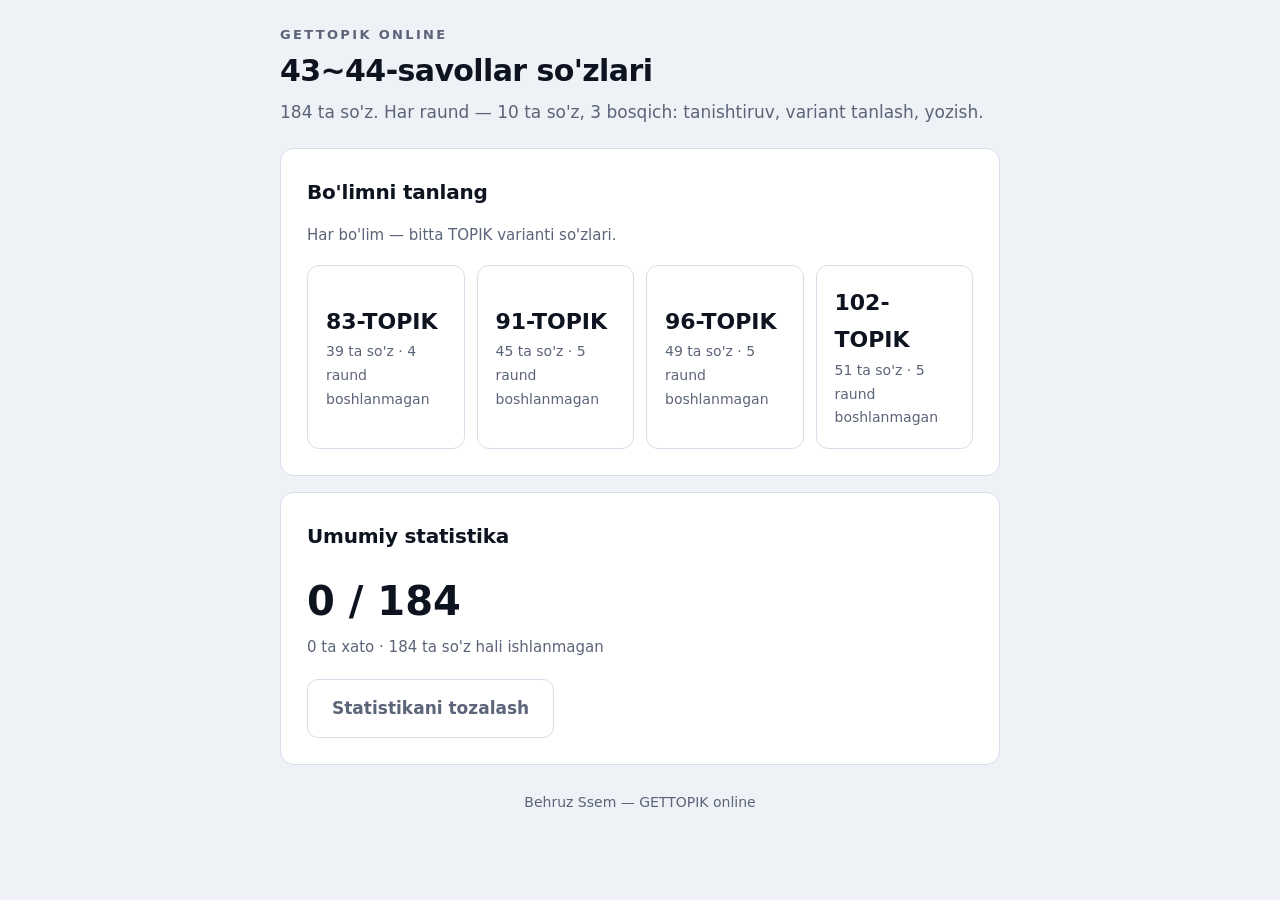
<file: index.html.html>
<!DOCTYPE html>
<html lang="uz">
<head>
<meta charset="utf-8">
<meta name="viewport" content="width=device-width, initial-scale=1">
<title>GETTOPIK online — 43~44-savollar so'zlari</title>
<style>
  :root{
    --bg:#EEF1F6;
    --card:#FFFFFF;
    --ink:#0E1320;
    --muted:#5B6478;
    --line:#D8DEE9;
    --accent:#2743E0;
    --ok:#127A4B;
    --no:#C0142E;
  }
  *{box-sizing:border-box;margin:0;padding:0}
  html,body{height:100%}
  body{
    background:var(--bg);
    color:var(--ink);
    font-family:"Segoe UI",system-ui,-apple-system,sans-serif;
    font-size:17px;
    line-height:1.7;
    display:flex;
    justify-content:center;
    padding:24px 16px 56px;
  }
  .wrap{width:100%;max-width:720px}

  header{margin-bottom:22px}
  .brand{
    font-size:13px;letter-spacing:.18em;text-transform:uppercase;
    color:var(--muted);font-weight:600;
  }
  h1{font-size:30px;line-height:1.25;margin-top:6px;letter-spacing:-.02em}
  .lead{color:var(--muted);margin-top:8px}

  .card{
    background:var(--card);border:1px solid var(--line);border-radius:14px;
    padding:26px;margin-bottom:16px;
  }
  h2{font-size:20px;margin-bottom:14px;letter-spacing:-.01em}
  .hint{color:var(--muted);font-size:15px}

  .sets{display:grid;grid-template-columns:repeat(auto-fit,minmax(150px,1fr));gap:12px}
  .set{
    background:var(--card);border:1px solid var(--line);border-radius:12px;
    padding:18px;cursor:pointer;text-align:left;font:inherit;color:inherit;
    transition:border-color .15s, transform .15s;
  }
  .set:hover{border-color:var(--accent);transform:translateY(-2px)}
  .set .n{font-size:22px;font-weight:700}
  .set .m{color:var(--muted);font-size:14px}

  .rounds{display:grid;grid-template-columns:repeat(auto-fit,minmax(96px,1fr));gap:10px;margin-top:6px}
  .round{
    background:var(--card);border:1px solid var(--line);border-radius:10px;
    padding:14px 10px;cursor:pointer;font:inherit;color:inherit;text-align:center;
  }
  .round:hover{border-color:var(--accent)}
  .round.done{border-color:var(--ok);color:var(--ok)}
  .round b{display:block;font-size:17px}
  .round span{font-size:13px;color:var(--muted)}

  .bar{display:flex;align-items:center;gap:14px;margin-bottom:18px;flex-wrap:wrap}
  .step{
    font-size:14px;color:var(--muted);border:1px solid var(--line);
    border-radius:999px;padding:5px 12px;background:var(--card);
  }
  .step.on{border-color:var(--accent);color:var(--accent);font-weight:600}
  .prog{height:4px;background:var(--line);border-radius:99px;overflow:hidden;margin-bottom:22px}
  .prog i{display:block;height:100%;background:var(--accent);width:0;transition:width .25s}

  .ko{font-size:44px;font-weight:700;letter-spacing:-.02em;line-height:1.3}
  .uz{font-size:22px;color:var(--ink);margin-top:10px}
  .big-uz{font-size:32px;font-weight:600;line-height:1.4}

  .opts{display:grid;gap:12px;margin-top:20px}
  .opt{
    background:var(--card);border:1px solid var(--line);border-radius:11px;
    padding:16px 18px;text-align:left;font:inherit;color:inherit;cursor:pointer;
  }
  .opt:hover{border-color:var(--accent)}
  .opt.ok{border-color:var(--ok);color:var(--ok);font-weight:600}
  .opt.no{border-color:var(--no);color:var(--no)}
  .opt:disabled{cursor:default}

  input[type=text]{
    width:100%;font:inherit;font-size:28px;padding:14px 16px;margin-top:20px;
    border:1px solid var(--line);border-radius:11px;background:var(--card);color:var(--ink);
  }
  input:focus,button:focus-visible{outline:2px solid var(--accent);outline-offset:2px}
  input.ok{border-color:var(--ok)}
  input.no{border-color:var(--no)}

  .btn{
    background:var(--accent);color:#fff;border:0;border-radius:11px;
    padding:14px 24px;font:inherit;font-weight:600;cursor:pointer;margin-top:18px;
  }
  .btn.ghost{background:transparent;color:var(--muted);border:1px solid var(--line)}
  .row{display:flex;gap:10px;flex-wrap:wrap;align-items:center}

  .fb{margin-top:16px;font-size:17px}
  .fb.ok{color:var(--ok)}
  .fb.no{color:var(--no)}
  .fb b{font-weight:700}

  .list{margin-top:8px}
  .list div{display:flex;justify-content:space-between;gap:16px;padding:11px 0;border-bottom:1px solid var(--line)}
  .list div:last-child{border-bottom:0}
  .list .k{font-weight:600}
  .list .v{color:var(--muted);text-align:right}

  .score{font-size:40px;font-weight:700}
  footer{color:var(--muted);font-size:14px;text-align:center;margin-top:26px}
  @media (max-width:520px){ .ko{font-size:34px} .big-uz{font-size:26px} h1{font-size:24px} }
</style>
</head>
<body>
<div class="wrap">
  <header>
    <div class="brand">GETTOPIK online</div>
    <h1>43~44-savollar so'zlari</h1>
    <p class="lead">184 ta so'z. Har raund — 10 ta so'z, 3 bosqich: tanishtiruv, variant tanlash, yozish.</p>
  </header>
  <main id="app"></main>
  <footer>Behruz Ssem — GETTOPIK online</footer>
</div>

<script>
const SETS = [
{id:83,title:"83-TOPIK",sub:"43~44-savollar so'zlari",words:[
["흥미롭다","qiziqarli"],["실험","tajriba"],["진행(되다)","o'tkazilmoq, davom etmoq"],["참가자","ishtirokchi"],["수백","yuzlab"],["빠르게","tez"],["지나가다","o'tib ketmoq"],["스쳐 가다","lip etib o'tib ketmoq"],["인상(을) 쓰다","qovog'ini solmoq"],["순간","lahza"],["뇌","miya"],["편도체","amigdala (miyaning hissiyot markazi)"],["활성화되다","faollashmoq"],["또렷이","aniq ravishda"],["기억하다","eslab qolmoq"],["생존","omon qolish"],["위협하다","tahdid qilmoq"],["요소","omil"],["인식하다","anglamoq, qabul qilmoq"],["재빨리","juda tez"],["학습","o'rganish"],["학습 결과","o'rganish natijasi"],["공포","qo'rquv"],["마찬가지다","xuddi shunday"],["손상되다","shikastlanmoq"],["천적","tabiiy dushman"],["위험","xavf"],["노출되다","duch kelmoq, ta'sir ostida qolmoq"],["착각","adashish, illuziya"],["현상","hodisa"],["인식","idrok"],["작동 방식","ishlash usuli"],["반응","reaksiya"],["반복적","takroriy"],["노출","duchor bo'lish"],["익숙함","tanishlik"],["공통점","umumiy jihat"],["발견하다","aniqlamoq, topmoq"],["받아들이다","qabul qilmoq"]]},
{id:91,title:"91-TOPIK",sub:"43~44-savollar so'zlari",words:[
["감정","hissiyot"],["감정 표현","hissiyot ifodasi"],["표정","yuz ifodasi"],["미묘하다","nozik, sezilarli darajada mayda"],["구별하다","farqlamoq"],["판단하다","baholamoq"],["인식하다","anglamoq"],["인지하다","idrok qilmoq"],["무의식적","ongsiz ravishda"],["의식적","ongli ravishda"],["반응하다","javob bermoq, reaksiya bildirmoq"],["자극","qo'zg'atuvchi omil"],["자극받다","ta'sirlanmoq"],["뇌세포","miya hujayrasi"],["신경","nerv"],["신경망","nerv tarmog'i"],["전달되다","uzatilmoq"],["처리하다","qayta ishlamoq"],["분석하다","tahlil qilmoq"],["판별하다","ajratib aniqlamoq"],["식별하다","farqlab tanimoq"],["정보","ma'lumot"],["정보 처리","ma'lumotni qayta ishlash"],["집중하다","diqqatni jamlamoq"],["집중력","diqqat"],["주의력","e'tibor"],["기억력","xotira"],["기억에 남다","xotirada qolmoq"],["연결되다","bog'lanmoq"],["관련되다","bog'liq bo'lmoq"],["형성되다","shakllanmoq"],["축적되다","to'planmoq"],["영향을 미치다","ta'sir ko'rsatmoq"],["차이","farq"],["구분","ajratish"],["반복","takrorlash"],["습관","odat"],["학습 효과","o'rganish samarasi"],["향상되다","yaxshilanmoq"],["감소하다","kamaymoq"],["증가하다","ortmoq"],["결과적으로","natijada"],["결국","oxir-oqibat"],["원인","sabab"],["결과","natija"]]},
{id:96,title:"96-TOPIK",sub:"43~44-savollar so'zlari",words:[
["연구","tadqiqot"],["연구진","tadqiqotchilar guruhi"],["실험","tajriba"],["실험 결과","tajriba natijasi"],["조사","tadqiqot, so'rov"],["분석하다","tahlil qilmoq"],["관찰하다","kuzatmoq"],["발견하다","aniqlamoq, kashf etmoq"],["확인하다","tasdiqlamoq"],["밝혀내다","aniqlab bermoq"],["증명하다","isbotlamoq"],["입증하다","isbotlamoq"],["원인","sabab"],["결과","natija"],["영향","ta'sir"],["영향을 미치다","ta'sir ko'rsatmoq"],["관련되다","bog'liq bo'lmoq"],["관계","munosabat"],["차이","farq"],["특징","xususiyat"],["특성","o'ziga xos xususiyat"],["효과","samara"],["효율","samaradorlik"],["활용하다","foydalanmoq"],["적용하다","qo'llamoq"],["개선하다","yaxshilamoq"],["발전하다","rivojlanmoq"],["변화하다","o'zgarmoq"],["증가하다","ortmoq"],["감소하다","kamaymoq"],["확대되다","kengaymoq"],["축소되다","qisqarmoq"],["예상하다","taxmin qilmoq"],["예측하다","bashorat qilmoq"],["가능성","ehtimol"],["필요성","zarurat"],["중요성","muhimlik"],["기준","mezon"],["조건","shart"],["비교하다","taqqoslamoq"],["구분하다","ajratmoq"],["판단하다","baholamoq"],["선택하다","tanlamoq"],["결론","xulosa"],["근거","asos"],["자료","ma'lumot, material"],["통계","statistika"],["비율","foiz, ulush"],["경향","tendensiya"]]},
{id:102,title:"102-TOPIK",sub:"43~44-savollar so'zlari",words:[
["가설","gipoteza"],["검증하다","tekshirib isbotlamoq"],["증거","dalil"],["근거","asos"],["사례","misol, holat"],["실험","tajriba"],["실험 대상","tajriba obyekti"],["참가자","ishtirokchi"],["결과","natija"],["원인","sabab"],["요인","omil"],["변수","o'zgaruvchi"],["영향","ta'sir"],["영향을 미치다","ta'sir ko'rsatmoq"],["작용하다","ta'sir etmoq"],["반응","reaksiya"],["반응하다","javob bermoq"],["현상","hodisa"],["원리","tamoyil"],["과정","jarayon"],["단계","bosqich"],["기능","vazifa, funksiya"],["역할","rol"],["활용하다","foydalanmoq"],["적용하다","qo'llamoq"],["도입하다","joriy qilmoq"],["개발하다","ishlab chiqmoq"],["개선하다","takomillashtirmoq"],["발전하다","rivojlanmoq"],["확대되다","kengaymoq"],["감소하다","kamaymoq"],["증가하다","ortmoq"],["효율","samaradorlik"],["효과","samara"],["한계","cheklov"],["문제점","muammo"],["해결하다","hal qilmoq"],["방안","yechim, chora"],["대책","chora-tadbir"],["제시하다","taqdim etmoq"],["강조하다","ta'kidlamoq"],["설명하다","tushuntirmoq"],["비교하다","taqqoslamoq"],["구분하다","ajratmoq"],["분석하다","tahlil qilmoq"],["판단하다","baholamoq"],["추론하다","xulosa chiqarmoq"],["예측하다","bashorat qilmoq"],["가능성","ehtimollik"],["필요성","zarurat"],["중요성","muhimlik"]]}
];
</script>
<script>
const app = document.getElementById('app');
const state = { set:null, round:null, phase:0, i:0, correct:0, wrong:[], done:{}, miss:{}, stats:{} };
SETS.forEach(s=>{ state.stats[s.id] = s.words.map(()=>null); });

function chunk(arr,n){
  const r=[];for(let i=0;i<arr.length;i+=n)r.push(arr.slice(i,i+n));
  if(r.length>1 && r[r.length-1].length<=3){ const t=r.pop(); r[r.length-1]=r[r.length-1].concat(t); }
  return r;
}
function offset(set,round){ let o=0; const rs=rounds(set); for(let i=0;i<round;i++)o+=rs[i].length; return o; }
function setStat(s){ const a=state.stats[s.id]; return {ok:a.filter(x=>x===true).length, no:a.filter(x=>x===false).length, done:a.filter(x=>x!==null).length, all:a.length}; }
function totalStat(){ let ok=0,no=0,all=0; SETS.forEach(s=>{const t=setStat(s);ok+=t.ok;no+=t.no;all+=t.all;}); return {ok,no,all}; }
function shuffle(a){a=a.slice();for(let i=a.length-1;i>0;i--){const j=Math.random()*(i+1)|0;[a[i],a[j]]=[a[j],a[i]];}return a;}
function key(){return state.set.id+'-'+state.round;}
function rounds(set){return chunk(set.words,10);}
function norm(s){return s.replace(/\s+/g,'').trim();}

/* ---------- 1. Bo'lim tanlash ---------- */
function screenSets(){
  const t = totalStat();
  app.innerHTML = `
    <div class="card">
      <h2>Bo'limni tanlang</h2>
      <p class="hint">Har bo'lim — bitta TOPIK varianti so'zlari.</p>
      <div class="sets" style="margin-top:16px">
        ${SETS.map((s,i)=>{const st=setStat(s);return `
          <button class="set" data-i="${i}">
            <div class="n">${s.title}</div>
            <div class="m">${s.words.length} ta so'z · ${rounds(s).length} raund</div>
            <div class="m" style="color:${st.done?'var(--ink)':'var(--muted)'}">${st.done? st.ok+'/'+st.all+" to'g'ri · "+st.no+' xato' : 'boshlanmagan'}</div>
          </button>`}).join('')}
      </div>
    </div>
    <div class="card">
      <h2>Umumiy statistika</h2>
      <div class="score">${t.ok} / ${t.all}</div>
      <p class="hint">${t.no} ta xato · ${t.all - t.ok - t.no} ta so'z hali ishlanmagan</p>
      <button class="btn ghost" id="reset">Statistikani tozalash</button>
    </div>`;
  document.getElementById('reset').onclick=()=>{SETS.forEach(s=>{state.stats[s.id]=s.words.map(()=>null)});state.done={};screenSets();};
  app.querySelectorAll('.set').forEach(b=>b.onclick=()=>{state.set=SETS[+b.dataset.i];screenRounds();});
}

/* ---------- 2. Raund tanlash ---------- */
function screenRounds(){
  const rs = rounds(state.set);
  app.innerHTML = `
    <div class="card">
      <h2>${state.set.title} — raundlar</h2>
      <p class="hint">Raundni tanlang. Tartib bilan boring. Hozircha: ${setStat(state.set).ok}/${setStat(state.set).all} to'g'ri · ${setStat(state.set).no} xato</p>
      <div class="rounds">
        ${rs.map((r,i)=>`
          <button class="round ${state.done[state.set.id+'-'+i]?'done':''}" data-i="${i}">
            <b>${i+1}-raund</b><span>${r.length} ta so'z</span>
          </button>`).join('')}
      </div>
      <button class="btn ghost" id="back">Bo'limlarga qaytish</button>
    </div>`;
  app.querySelectorAll('.round').forEach(b=>b.onclick=()=>startRound(+b.dataset.i));
  document.getElementById('back').onclick=screenSets;
}

function startRound(r){
  state.round=r; state.phase=1; state.i=0; state.correct=0; state.wrong=[]; state.miss={};
  phase1();
}
function mark(idx, ok){ if(!ok) state.miss[idx]=true; }
function words(){return rounds(state.set)[state.round];}

function bar(phase, pct){
  const names=["Tanishtiruv","Variant tanlash","Yozish"];
  return `
  <div class="bar">
    <div class="step" style="border-color:var(--line);color:var(--muted)">${state.set.title} · ${state.round+1}-raund</div>
    ${names.map((n,i)=>`<div class="step ${i+1===phase?'on':''}">${i+1}. ${n}</div>`).join('')}
  </div>
  <div class="prog"><i style="width:${pct}%"></i></div>`;
}

/* ---------- Bosqich 1: tanishtiruv ---------- */
function phase1(){
  const w = words()[state.i];
  app.innerHTML = `
    ${bar(1, (state.i)/words().length*100)}
    <div class="card" style="text-align:center;padding:44px 26px">
      <div class="hint">${state.i+1} / ${words().length}</div>
      <div class="ko" style="margin-top:14px">${w[0]}</div>
      <div class="uz">${w[1]}</div>
    </div>
    <div class="row">
      <button class="btn" id="next">${state.i+1===words().length?'Mashqni boshlash':'Keyingi so\'z'}</button>
      <button class="btn ghost" id="prev" ${state.i===0?'disabled':''}>Orqaga</button>
      <button class="btn ghost" id="exit">Raundlar</button>
    </div>`;
  document.getElementById('next').onclick=()=>{
    if(state.i+1===words().length){state.phase=2;state.i=0;state.correct=0;state.wrong=[];phase2();}
    else {state.i++;phase1();}
  };
  document.getElementById('prev').onclick=()=>{if(state.i>0){state.i--;phase1();}};
  document.getElementById('exit').onclick=screenRounds;
}

/* ---------- Bosqich 2: variant tanlash ---------- */
function makeOptions(w){
  const pool = state.set.words.filter(x=>x[1]!==w[1]);
  const opts = shuffle(pool).slice(0,3).map(x=>x[1]);
  return shuffle(opts.concat([w[1]]));
}
function phase2(){
  const list = words();
  const w = list[state.i];
  const opts = makeOptions(w);
  app.innerHTML = `
    ${bar(2, state.i/list.length*100)}
    <div class="card">
      <div class="hint">${state.i+1} / ${list.length} · to'g'ri: ${state.correct}</div>
      <div class="ko" style="margin-top:10px">${w[0]}</div>
      <p class="hint" style="margin-top:8px">Ma'nosini tanlang.</p>
      <div class="opts">
        ${opts.map((o,i)=>`<button class="opt" data-o="${i}">${o}</button>`).join('')}
      </div>
      <div class="fb" id="fb"></div>
    </div>
    <button class="btn ghost" id="exit">Raundlar</button>`;
  document.getElementById('exit').onclick=screenRounds;
  const btns=[...app.querySelectorAll('.opt')];
  btns.forEach((b,i)=>b.onclick=()=>{
    btns.forEach(x=>x.disabled=true);
    const chosen=opts[i], ok = chosen===w[1];
    b.classList.add(ok?'ok':'no');
    if(!ok){btns[opts.indexOf(w[1])].classList.add('ok');state.wrong.push(w);}
    else state.correct++;
    mark(state.i, ok);
    document.getElementById('fb').className='fb '+(ok?'ok':'no');
    document.getElementById('fb').innerHTML = ok?"To'g'ri.":`Noto'g'ri. <b>${w[0]}</b> — ${w[1]}`;
    setTimeout(()=>{
      if(state.i+1===list.length){state.phase=3;state.i=0;state.correct=0;state.wrong=[];phase3();}
      else{state.i++;phase2();}
    }, ok?650:1500);
  });
}

/* ---------- Bosqich 3: koreyschasini yozish ---------- */
function phase3(){
  const list = words();
  const w = list[state.i];
  app.innerHTML = `
    ${bar(3, state.i/list.length*100)}
    <div class="card">
      <div class="hint">${state.i+1} / ${list.length} · to'g'ri: ${state.correct}</div>
      <div class="big-uz" style="margin-top:10px">${w[1]}</div>
      <p class="hint" style="margin-top:8px">Koreyschasini yozing.</p>
      <input type="text" id="in" autocomplete="off" autocapitalize="off" spellcheck="false" placeholder="한국어">
      <div class="row">
        <button class="btn" id="check">Tekshirish</button>
        <button class="btn ghost" id="show">Javobni ko'rsatish</button>
      </div>
      <div class="fb" id="fb"></div>
    </div>
    <button class="btn ghost" id="exit">Raundlar</button>`;
  document.getElementById('exit').onclick=screenRounds;
  const inp=document.getElementById('in'); inp.focus();
  const fb=document.getElementById('fb');
  let answered=false;

  function done(ok){
    answered=true; inp.disabled=true;
    inp.classList.add(ok?'ok':'no');
    fb.className='fb '+(ok?'ok':'no');
    fb.innerHTML = ok?"To'g'ri.":`To'g'ri javob: <b>${w[0]}</b>`;
    if(ok) state.correct++; else state.wrong.push(w);
    mark(state.i, ok);
    setTimeout(()=>{
      if(state.i+1===list.length){
        state.done[key()]=true;
        const o=offset(state.set,state.round);
        list.forEach((_,j)=>{ state.stats[state.set.id][o+j] = !state.miss[j]; });
        finish();
      }
      else{state.i++;phase3();}
    }, ok?650:1800);
  }
  document.getElementById('check').onclick=()=>{
    if(answered) return;
    if(!inp.value.trim()){inp.focus();return;}
    done(norm(inp.value)===norm(w[0]));
  };
  document.getElementById('show').onclick=()=>{if(!answered) done(false);};
  inp.addEventListener('keydown',e=>{if(e.key==='Enter')document.getElementById('check').click();});
}

function setDoneCard(){
  const st=setStat(state.set);
  if(st.done<st.all) return '';
  const t=totalStat();
  return `
    <div class="card">
      <h2>${state.set.title} tugadi</h2>
      <div class="score">${st.ok} / ${st.all}</div>
      <p class="hint">${st.no} ta xato</p>
      <h2 style="margin-top:22px">Umumiy statistika</h2>
      <div class="score">${t.ok} / ${t.all}</div>
      <p class="hint">${t.no} ta xato · ${t.all-t.ok-t.no} ta so'z hali ishlanmagan</p>
      <button class="btn" id="tosets">Bo'limlarga qaytish</button>
    </div>`;
}

/* ---------- Yakun ---------- */
function finish(){
  const list=words();
  const pct=Math.round(state.correct/list.length*100);
  const rs=rounds(state.set);
  const hasNext=state.round+1<rs.length;
  app.innerHTML=`
    <div class="card">
      <h2>${state.round+1}-raund tugadi</h2>
      <div class="score">${state.correct} / ${list.length}</div>
      <p class="hint">Yozish bosqichi natijasi — ${pct}%</p>
      ${state.wrong.length?`
        <h2 style="margin-top:24px">Takrorlash kerak</h2>
        <div class="list">
          ${state.wrong.map(w=>`<div><span class="k">${w[0]}</span><span class="v">${w[1]}</span></div>`).join('')}
        </div>`:`<p class="hint" style="margin-top:14px">Hamma so'z to'g'ri. Keyingi raundga o'ting.</p>`}
      <div class="row">
        <button class="btn" id="again">Raundni qayta yechish</button>
        ${hasNext?`<button class="btn" id="next">${state.round+2}-raund</button>`:''}
        <button class="btn ghost" id="exit">Raundlar</button>
      </div>
    </div>
    ${setDoneCard()}`;
  document.getElementById('again').onclick=()=>startRound(state.round);
  const n=document.getElementById('next'); if(n) n.onclick=()=>startRound(state.round+1);
  const ts=document.getElementById('tosets'); if(ts) ts.onclick=screenSets;
  document.getElementById('exit').onclick=screenRounds;
}

screenSets();
</script>
</body>
</html>
</file>
<file: qalam/qalam.css>
/* Pen tool of the GETTOPIK teacher panel — styles. 1) toolbar + colour popup, 2) ink layers (_ink.js), 3) laser */
/* --- draw tool: a full-screen ink overlay (fixed to the viewport, not the scrolled page) so a
   teacher can circle/underline whatever is currently on screen while explaining, same idea as
   Edge's own "Draw" toolbar. Scrolling clears the ink (a fresh page should start with a clean
   slate rather than carry stray marks over new content). --- */
#draw-canvas { position:fixed; inset:0; z-index:600; pointer-events:none; touch-action:none; }
#draw-toolbar {
  position:fixed; right:16px; bottom:58px; z-index:650;
  display:flex; align-items:center; gap:6px;
  background:#fff; border:1px solid #DDE3EC; border-radius:999px;
  padding:6px; box-shadow:0 10px 30px rgba(0,0,0,.18);
  font-family: Calibri, Arial, sans-serif;
}
.draw-btn {
  width:38px; height:38px; border-radius:50%; border:none; background:#F4F6FA; flex:none;
  color:#3A4658; display:flex; align-items:center; justify-content:center; cursor:pointer;
  transition:background .12s ease, color .12s ease, transform .1s ease; padding:0;
}
.draw-btn:hover { background:#EAF1FC; }
.draw-btn:active { transform:scale(0.93); }
.draw-btn svg { width:19px; height:19px; }
.draw-btn.active { background:#0F4CA3; color:#fff; }
.draw-toggle-text { width:auto; padding:0 15px; border-radius:19px; font-size:12.5px; font-weight:700; }
.draw-toggle-text.on { background:#0F4CA3; color:#fff; }
#draw-clear-btn { color:#B4780A; }
#draw-clear-btn:hover { background:#FFF3DE; }

#draw-color-pop {
  position:fixed; z-index:660; background:#fff; border:1px solid #DDE3EC; border-radius:14px;
  padding:12px; box-shadow:0 10px 30px rgba(0,0,0,.2); display:none; flex-direction:column; gap:10px;
  width:186px; font-family: Calibri, Arial, sans-serif;
}
#draw-color-pop.open { display:flex; }
#draw-color-pop .type-row { display:flex; gap:8px; }
#draw-color-pop .type-btn {
  flex:1; height:32px; border-radius:8px; border:1.5px solid #DDE3EC; background:#F4F6FA;
  cursor:pointer; display:flex; align-items:center; justify-content:center; gap:5px; color:#3A4658; padding:0;
  font-size:11.5px; font-weight:700;
}
#draw-color-pop .type-btn.active { border-color:#3D80E8; background:#EAF1FC; color:#0F4CA3; }
#draw-color-pop .type-btn svg { width:14px; height:14px; flex:none; }
#draw-color-pop .color-grid { display:grid; grid-template-columns:repeat(4, 1fr); gap:8px; justify-items:center; }
#draw-color-pop .swatch {
  width:22px; height:22px; border-radius:50%; border:1px solid rgba(0,0,0,.08); box-shadow:0 0 0 2px transparent; cursor:pointer; padding:0; flex:none;
}
#draw-color-pop .swatch.active { box-shadow:0 0 0 2px #0F4CA3; }
#draw-color-pop .thickness-row { display:flex; align-items:center; gap:7px; }
#draw-color-pop .thickness-row input[type=range] { flex:1; accent-color:#0F4CA3; }
#draw-color-pop .thickness-label { font-size:9.5px; color:#8A94A6; white-space:nowrap; }

/* ---- ink (_ink.js) ---- */
#draw-canvas{-webkit-user-select:none;user-select:none;-webkit-touch-callout:none;-webkit-tap-highlight-color:transparent;outline:none}
html.ink-on #stage-outer,html.ink-on #stage-outer *{-webkit-user-select:none!important;user-select:none!important;-webkit-touch-callout:none!important}
#draw-canvas.ink-marking{mix-blend-mode:multiply;opacity:.5}
#ink-layers{position:absolute;left:0;top:0;width:0;height:0;pointer-events:none}
.ink-layer{position:absolute;pointer-events:none;z-index:40}
.ink-layer.ink-mark{mix-blend-mode:multiply;opacity:.5;z-index:39}
.ink-sharp{position:fixed;left:0;top:0;pointer-events:none;display:none}
html.ink-sharp-on .ink-layer{visibility:hidden}
#ink-tail{position:fixed;left:0;top:0;z-index:600;pointer-events:none}
html.gp-on #ink-tail{z-index:960}
html.gp-on .ink-sharp{z-index:955}
html.gp-on #draw-canvas{z-index:960}
html.gp-on #laser-canvas{z-index:961}
html.gp-on #draw-toolbar{z-index:970}
html.gp-on #draw-color-pop{z-index:980}
#gp .stage{overflow-x:hidden}
.ink-sharp-mark{mix-blend-mode:multiply;opacity:.5}
#draw-color-pop{width:210px}
#draw-color-pop .nib-row{display:flex;gap:6px}
#draw-color-pop .nib-btn{flex:1 1 0;min-width:0;border-radius:8px;border:1.5px solid #DDE3EC;background:#fff;cursor:pointer;display:flex;flex-direction:column;align-items:center;gap:1px;padding:4px 0 3px;color:#3A4658;font:700 10px/1.15 Calibri,Arial,sans-serif;white-space:nowrap}
#draw-color-pop .nib-btn.active{border-color:#3D80E8;background:#EAF1FC;color:#0F4CA3}
#draw-color-pop .nib-btn svg{width:30px;height:19px;flex:none}

/* ---- laser (_laser.js) ---- */
#laser-canvas{position:fixed;inset:0;z-index:601;pointer-events:none}
#draw-pen-btn.laser{background:#E8264A;color:#fff}
</file>
<file: qalam/qalam_sayt.css>
/* topik-soz: the pages scroll with the window itself, so the ink layers live in <body> —
   they must not make the page wider than the screen */
#ink-layers { width: 100%; overflow-x: clip; overflow-y: visible; }
@media print {
  #draw-canvas, #draw-toolbar, #draw-color-pop, #laser-canvas, #ink-tail, .ink-sharp, #ink-layers { display: none !important; }
}
/* the browser's own audio player (play, seek, volume) stays usable while the pen is on */
html.ink-on audio[controls] { position: relative; z-index: 610; }
</file>
